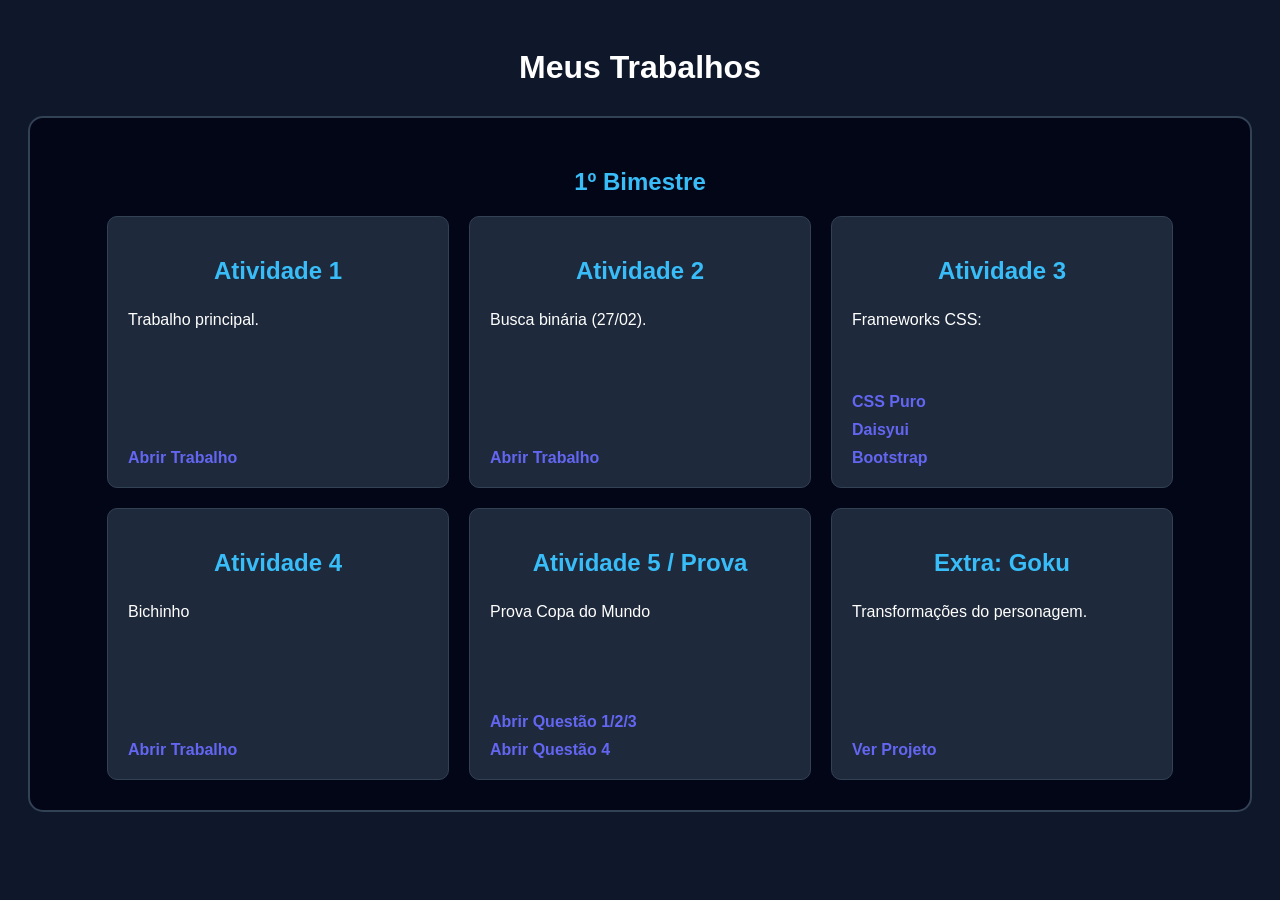
<file: index.html>
<!DOCTYPE html>
<html lang="pt-BR">
<head>
    <meta charset="UTF-8">
    <title>Meus Trabalhos</title>
    <style>
        body { 
            background: #0f172a; 
            color: white; 
            font-family: sans-serif; 
            padding: 20px; 
        }
        
        h1 { 
            text-align: center; 
            margin-bottom: 30px; 
        }

        /* CONTAINER DO BIMESTRE */
        .bimestre {
            background: #020617;
            border: 2px solid #334155;
            border-radius: 15px;
            padding: 30px;
            margin-bottom: 40px;
        }

        .bimestre h2 {
            text-align: center;
            margin-bottom: 20px;
            color: #38bdf8;
        }

        .grid { 
            display: flex; 
            flex-wrap: wrap; 
            gap: 20px; 
            justify-content: center; 
        }
        
        .card { 
            background: #1e293b; 
            padding: 20px; 
            border-radius: 10px; 
            width: 300px; 
            border: 1px solid #334155; 

            display: flex;
            flex-direction: column;
            justify-content: space-between;

            min-height: 230px;
        }

        .card h2 {
            margin-bottom: 10px;
        }

        .card p {
            flex-grow: 1;
        }

        .card-links {
            margin-top: auto;
        }
        
        .card a { 
            display: block; 
            color: #6366f1; 
            text-decoration: none; 
            margin-top: 10px; 
            font-weight: bold;
        }

        .card a:hover {
            color: #a5b4fc;
        }
    </style>
</head>
<body>

    <h1>Meus Trabalhos</h1>

    <div class="bimestre">
        <h2>1º Bimestre</h2>

        <div class="grid">

            <div class="card">
                <h2>Atividade 1</h2>
                <p>Trabalho principal.</p>
                <div class="card-links">
                    <a href="https://henriquegop.github.io/Front_end_2026/Trabalho/trabalho.html">Abrir Trabalho</a>
                </div>
            </div>

            <div class="card">
                <h2>Atividade 2</h2>
                <p>Busca binária (27/02).</p>
                <div class="card-links">
                    <a href="https://henriquegop.github.io/Front_end_2026/Busca%20binaria%202702/index.html">Abrir Trabalho</a>
                </div>
            </div>

            <div class="card">
                <h2>Atividade 3</h2>
                <p>Frameworks CSS:</p>
                <div class="card-links">
                    <a href="https://henriquegop.github.io/Front_end_2026/Trabalho CSS/CSS">CSS Puro</a>
                    <a href="https://henriquegop.github.io/Front_end_2026/Trabalho CSS/Daisy.ui">Daisyui</a>
                    <a href="https://henriquegop.github.io/Front_end_2026/Trabalho CSS/Bootstrap">Bootstrap</a>
                </div>
            </div>

            <div class="card">
                <h2>Atividade 4</h2>
                <p>Bichinho</p>
                <div class="card-links">
                    <a href="https://henriquegop.github.io/Front_end_2026/HTML">Abrir Trabalho</a>
                </div>
            </div>

            <div class="card">
                <h2>Atividade 5 / Prova</h2>
                <p>Prova Copa do Mundo</p>
                <div class="card-links">
                    <a href="https://henriquegop.github.io/Front_end_2026/Trabalho_Prova da copa">Abrir Questão 1/2/3</a>
                          <a href="https://henriquegop.github.io/Front_end_2026/Trabalho_Prova%20da%20copa/Questão%204/questao_04.html">
    Abrir Questão 4
</a>
                </div>
            </div>

            <div class="card">
                <h2>Extra: Goku</h2>
                <p>Transformações do personagem.</p>
                <div class="card-links">
                    <a href="https://henriquegop.github.io/Front_end_2026/Trabalho/goku-transformations.html">Ver Projeto</a>
                </div>
            </div>

        </div>
    </div>

</body>
</html>
</file>
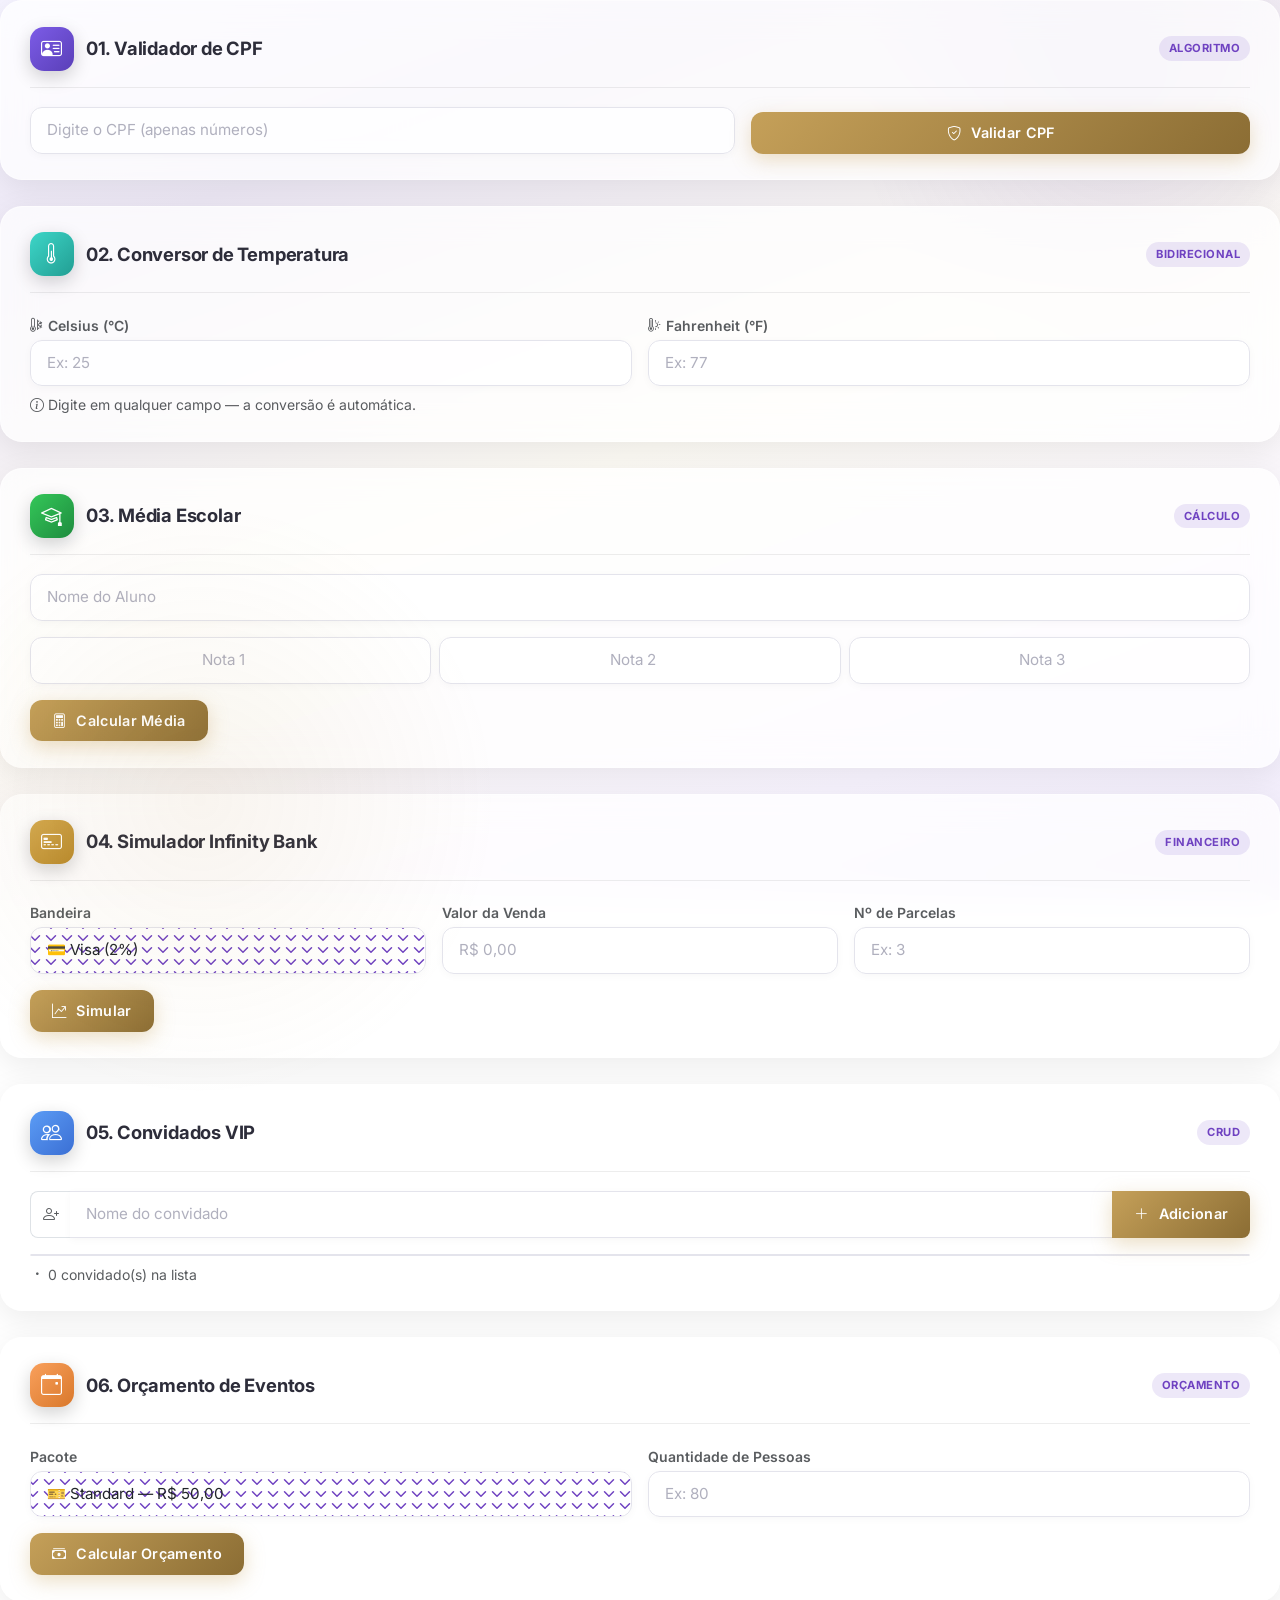
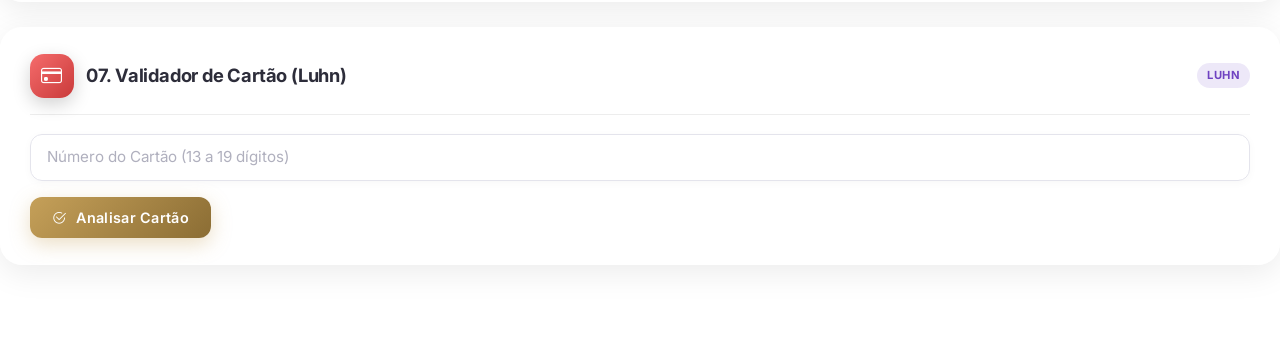
<file: Semana 9_Trabalho/index.html>
<!DOCTYPE html>
<html lang="pt-br">
<head>
    <meta charset="UTF-8">
    <meta name="viewport" content="width=device-width, initial-scale=1.0">
    <title>Infinity Bank - Dashboard de Exercícios</title>

    <!-- Bootstrap CSS -->
    <link href="https://cdn.jsdelivr.net/npm/bootstrap@5.3.0/dist/css/bootstrap.min.css" rel="stylesheet">
    <!-- Bootstrap Icons -->
    <link href="https://cdn.jsdelivr.net/npm/bootstrap-icons@1.11.3/font/bootstrap-icons.css" rel="stylesheet">
    <!-- Google Fonts -->
    <link href="https://fonts.googleapis.com/css2?family=Inter:wght@300;400;500;600;700;800;900&family=JetBrains+Mono:wght@400;500;600&display=swap" rel="stylesheet">

    <style>
        :root {
            --roxo: #6f42c1;
            --roxo-escuro: #4b2d8e;
            --roxo-claro: #9b7fd4;
            --dourado: #c5a059;
            --dourado-claro: #e0c87d;
            --dourado-escuro: #8b6d34;
            --vermelho: #dc3545;
            --verde: #28a745;
            --cinza-escuro: #1e1e2d;
            --card-bg: rgba(255, 255, 255, 0.72);
            --glass-border: rgba(255, 255, 255, 0.45);
            --sombra-suave: 0 8px 32px rgba(0, 0, 0, 0.08);
            --sombra-media: 0 16px 48px rgba(0, 0, 0, 0.12);
            --sombra-intensa: 0 24px 64px rgba(0, 0, 0, 0.18);
            --transicao: 0.3s cubic-bezier(0.4, 0, 0.2, 1);
        }

        * {
            box-sizing: border-box;
        }

        body {
            font-family: 'Inter', -apple-system, BlinkMacSystemFont, 'Segoe UI', sans-serif;
            background: linear-gradient(160deg, #f5f3ff 0%, #ede8f5 20%, #fdfbf5 50%, #f8f4ff 80%, #f0ebfa 100%);
            background-attachment: fixed;
            min-height: 100vh;
            padding-bottom: 60px;
            position: relative;
            overflow-x: hidden;
            -webkit-font-smoothing: antialiased;
            -moz-osx-font-smoothing: grayscale;
        }

        /* Partículas decorativas no fundo */
        body::before {
            content: '';
            position: fixed;
            top: -180px;
            right: -120px;
            width: 550px;
            height: 550px;
            background: radial-gradient(circle, rgba(111, 66, 193, 0.10) 0%, transparent 70%);
            border-radius: 50%;
            pointer-events: none;
            z-index: 0;
            animation: flutuar 8s ease-in-out infinite;
        }

        body::after {
            content: '';
            position: fixed;
            bottom: -200px;
            left: -100px;
            width: 600px;
            height: 600px;
            background: radial-gradient(circle, rgba(197, 160, 89, 0.09) 0%, transparent 70%);
            border-radius: 50%;
            pointer-events: none;
            z-index: 0;
            animation: flutuar 10s ease-in-out infinite reverse;
        }

        @keyframes flutuar {
            0%,
            100% {
                transform: translate(0, 0) scale(1);
            }
            33% {
                transform: translate(25px, -20px) scale(1.04);
            }
            66% {
                transform: translate(-15px, 18px) scale(0.96);
            }
        }

        /* Container principal */
        .container {
            position: relative;
            z-index: 1;
            max-width: 860px;
        }

        /* Header */
        .dashboard-header {
            text-align: center;
            margin-bottom: 3rem;
            padding-top: 1rem;
        }

        .logo-wrapper {
            display: inline-flex;
            align-items: center;
            gap: 14px;
            margin-bottom: 0.5rem;
        }

        .logo-icon {
            width: 58px;
            height: 58px;
            background: linear-gradient(135deg, var(--roxo) 0%, var(--roxo-escuro) 100%);
            border-radius: 18px;
            display: flex;
            align-items: center;
            justify-content: center;
            box-shadow: 0 8px 28px rgba(111, 66, 193, 0.35);
            position: relative;
            overflow: hidden;
        }

        .logo-icon::after {
            content: '';
            position: absolute;
            top: -30%;
            left: -30%;
            width: 80%;
            height: 80%;
            background: rgba(255, 255, 255, 0.2);
            border-radius: 50%;
            filter: blur(10px);
        }

        .logo-icon i {
            font-size: 1.9rem;
            color: #fff;
            position: relative;
            z-index: 1;
        }

        .logo-text h1 {
            font-weight: 800;
            font-size: 2.2rem;
            margin: 0;
            letter-spacing: -0.5px;
            background: linear-gradient(135deg, var(--roxo-escuro) 0%, var(--roxo) 50%, #8b5cf6 100%);
            -webkit-background-clip: text;
            -webkit-text-fill-color: transparent;
            background-clip: text;
            line-height: 1.1;
        }

        .logo-text .subtitle {
            font-size: 0.95rem;
            color: #7c7c8a;
            font-weight: 500;
            letter-spacing: 0.4px;
            margin: 0;
        }

        /* Divider decorativo */
        .divider-decor {
            display: flex;
            align-items: center;
            justify-content: center;
            gap: 10px;
            margin: 0.8rem 0 0;
        }
        .divider-decor .line {
            width: 45px;
            height: 2.5px;
            border-radius: 4px;
            background: linear-gradient(90deg, transparent, var(--dourado));
        }
        .divider-decor .line:last-child {
            background: linear-gradient(90deg, var(--dourado), transparent);
        }
        .divider-decor .diamond {
            width: 9px;
            height: 9px;
            background: var(--dourado);
            transform: rotate(45deg);
            border-radius: 2px;
            box-shadow: 0 0 10px rgba(197, 160, 89, 0.5);
        }

        /* Cards */
        .card-exercicio {
            background: var(--card-bg);
            backdrop-filter: blur(16px);
            -webkit-backdrop-filter: blur(16px);
            border: 1.5px solid var(--glass-border);
            border-radius: 22px;
            box-shadow: var(--sombra-suave);
            margin-bottom: 1.6rem;
            padding: 1.6rem 1.8rem;
            transition: all var(--transicao);
            position: relative;
            overflow: hidden;
        }

        .card-exercicio:hover {
            box-shadow: var(--sombra-media);
            transform: translateY(-3px);
            border-color: rgba(197, 160, 89, 0.5);
        }

        .card-exercicio::before {
            content: '';
            position: absolute;
            top: 0;
            left: 0;
            width: 5px;
            height: 100%;
            background: linear-gradient(180deg, var(--roxo) 0%, var(--dourado) 100%);
            border-radius: 0 3px 3px 0;
            opacity: 0;
            transition: opacity var(--transicao);
        }

        .card-exercicio:hover::before {
            opacity: 1;
        }

        /* Cabeçalho do card */
        .card-header-custom {
            display: flex;
            align-items: center;
            gap: 12px;
            margin-bottom: 1.2rem;
            padding-bottom: 1rem;
            border-bottom: 1px solid rgba(0, 0, 0, 0.07);
        }

        .card-icon {
            width: 44px;
            height: 44px;
            border-radius: 14px;
            display: flex;
            align-items: center;
            justify-content: center;
            font-size: 1.3rem;
            color: #fff;
            flex-shrink: 0;
            box-shadow: 0 6px 18px rgba(0, 0, 0, 0.18);
            transition: transform var(--transicao);
        }

        .card-exercicio:hover .card-icon {
            transform: scale(1.08) rotate(-3deg);
        }

        .card-icon.roxo {
            background: linear-gradient(135deg, #7c5ce7, #5a3fb8);
        }
        .card-icon.dourado {
            background: linear-gradient(135deg, #d4a94e, #b8892b);
        }
        .card-icon.verde {
            background: linear-gradient(135deg, #34c759, #1e8c3e);
        }
        .card-icon.azul {
            background: linear-gradient(135deg, #5b9cf5, #3b6fd4);
        }
        .card-icon.vermelho {
            background: linear-gradient(135deg, #f56c6c, #c93a3a);
        }
        .card-icon.ciano {
            background: linear-gradient(135deg, #3dd6c8, #229e93);
        }
        .card-icon.laranja {
            background: linear-gradient(135deg, #f9a05c, #d9782b);
        }

        .card-header-title {
            font-weight: 700;
            font-size: 1.15rem;
            color: #2d2d3a;
            letter-spacing: -0.2px;
            margin: 0;
        }

        .card-header-badge {
            font-size: 0.7rem;
            font-weight: 700;
            background: rgba(111, 66, 193, 0.12);
            color: var(--roxo);
            padding: 4px 10px;
            border-radius: 20px;
            letter-spacing: 0.5px;
            text-transform: uppercase;
        }

        /* Inputs */
        .form-control,
        .form-select {
            border-radius: 12px;
            border: 1.8px solid #e4e4ec;
            padding: 11px 16px;
            font-size: 0.95rem;
            font-family: 'Inter', sans-serif;
            transition: all var(--transicao);
            background: rgba(255, 255, 255, 0.7);
            box-shadow: 0 2px 8px rgba(0, 0, 0, 0.03);
        }

        .form-control:focus,
        .form-select:focus {
            border-color: var(--roxo);
            box-shadow: 0 0 0 4px rgba(111, 66, 193, 0.1);
            outline: none;
            background: #fff;
            transform: translateY(-1px);
        }

        .form-control::placeholder {
            color: #b0b0be;
            font-weight: 400;
        }

        .form-select {
            cursor: pointer;
            background-image: url("data:image/svg+xml,%3csvg xmlns='http://www.w3.org/2000/svg' viewBox='0 0 16 16'%3e%3cpath fill='none' stroke='%236f42c1' stroke-linecap='round' stroke-linejoin='round' stroke-width='2' d='m2 5 6 6 6-6'/%3e%3c/svg%3e");
            background-size: 16px 12px;
            background-position: right 14px center;
        }

        /* Botões */
        .btn-infinity {
            background: linear-gradient(135deg, var(--dourado) 0%, var(--dourado-escuro) 100%);
            color: #fff;
            border: none;
            border-radius: 12px;
            padding: 10px 22px;
            font-weight: 600;
            font-size: 0.9rem;
            letter-spacing: 0.3px;
            cursor: pointer;
            transition: all var(--transicao);
            box-shadow: 0 6px 20px rgba(197, 160, 89, 0.35);
            position: relative;
            overflow: hidden;
            font-family: 'Inter', sans-serif;
        }

        .btn-infinity::after {
            content: '';
            position: absolute;
            top: 50%;
            left: 50%;
            width: 0;
            height: 0;
            background: rgba(255, 255, 255, 0.3);
            border-radius: 50%;
            transform: translate(-50%, -50%);
            transition: width 0.5s, height 0.5s;
        }

        .btn-infinity:hover::after {
            width: 300px;
            height: 300px;
        }

        .btn-infinity:hover {
            background: linear-gradient(135deg, #d4b368, #a07d3b);
            box-shadow: 0 10px 28px rgba(197, 160, 89, 0.5);
            transform: translateY(-2px);
            color: #fff;
        }

        .btn-infinity:active {
            transform: translateY(1px) scale(0.97);
            box-shadow: 0 4px 12px rgba(197, 160, 89, 0.3);
            transition: all 0.1s;
        }

        .btn-infinity i {
            margin-right: 6px;
        }

        /* Botões de ação nos cards */
        .btn-sm-action {
            border-radius: 8px;
            padding: 5px 11px;
            font-size: 0.78rem;
            font-weight: 600;
            transition: all 0.2s;
            border: 1.5px solid transparent;
        }
        .btn-sm-action:hover {
            transform: translateY(-1px);
            box-shadow: 0 4px 12px rgba(0, 0, 0, 0.1);
        }

        /* Área de resultado */
        .resultado-box {
            margin-top: 1rem;
            padding: 12px 16px;
            border-radius: 12px;
            font-weight: 600;
            font-size: 0.9rem;
            letter-spacing: 0.2px;
            transition: all var(--transicao);
            animation: fadeSlideIn 0.35s ease-out;
        }

        @keyframes fadeSlideIn {
            from {
                opacity: 0;
                transform: translateY(-10px);
            }
            to {
                opacity: 1;
                transform: translateY(0);
            }
        }

        .resultado-sucesso {
            background: #eafaf1;
            color: #1a7a3a;
            border: 1px solid #c3e8d1;
        }
        .resultado-erro {
            background: #fef0f0;
            color: #b82828;
            border: 1px solid #f5c6c6;
        }
        .resultado-info {
            background: #f0edff;
            color: #4b2d8e;
            border: 1px solid #d5ccf0;
        }
        .resultado-aviso {
            background: #fff9ed;
            color: #8b6d34;
            border: 1px solid #f0dfb8;
        }

        /* Lista de convidados */
        #listaConvidados {
            border-radius: 12px;
            overflow: hidden;
            border: 1.5px solid #e4e4ec;
        }
        #listaConvidados .list-group-item {
            border-left: none;
            border-right: none;
            padding: 12px 16px;
            font-weight: 500;
            background: rgba(255, 255, 255, 0.6);
            transition: all 0.2s;
            animation: fadeSlideIn 0.3s ease-out;
        }
        #listaConvidados .list-group-item:hover {
            background: rgba(255, 255, 255, 0.9);
        }
        #listaConvidados .list-group-item:first-child {
            border-top: none;
        }

        /* Responsividade */
        @media (max-width: 768px) {
            .card-exercicio {
                padding: 1.2rem 1rem;
                border-radius: 18px;
            }
            .logo-text h1 {
                font-size: 1.6rem;
            }
            .logo-icon {
                width: 44px;
                height: 44px;
                border-radius: 14px;
            }
            .logo-icon i {
                font-size: 1.4rem;
            }
            .card-header-custom {
                gap: 8px;
            }
            .card-icon {
                width: 36px;
                height: 36px;
                border-radius: 10px;
                font-size: 1rem;
            }
            .card-header-title {
                font-size: 1rem;
            }
            .btn-infinity {
                width: 100%;
                text-align: center;
                justify-content: center;
                display: flex;
                align-items: center;
            }
            .d-flex.gap-2 {
                flex-direction: column;
                gap: 0.5rem !important;
            }
        }

        @media (max-width: 480px) {
            .container {
                padding-left: 12px;
                padding-right: 12px;
            }
            .logo-wrapper {
                flex-direction: column;
                gap: 8px;
            }
            .card-exercicio {
                padding: 1rem 0.8rem;
                border-radius: 16px;
            }
        }
    </style>
</head>
<body>
        <!-- Ex 01: CPF -->
        <section class="card-exercicio">
            <div class="card-header-custom">
                <div class="card-icon roxo">
                    <i class="bi bi-person-vcard"></i>
                </div>
                <span class="card-header-title">01. Validador de CPF</span>
                <span class="card-header-badge ms-auto">Algoritmo</span>
            </div>
            <div class="row g-3 align-items-end">
                <div class="col-md-7">
                    <input type="text" id="cpfInput" class="form-control" placeholder="Digite o CPF (apenas números)" maxlength="14" inputmode="numeric">
                </div>
                <div class="col-md-5">
                    <button class="btn btn-infinity w-100" onclick="validarCPF()">
                        <i class="bi bi-shield-check"></i> Validar CPF
                    </button>
                </div>
            </div>
            <div id="resCPF" class="resultado-box" style="display:none;"></div>
        </section>

        <!-- Ex 02: Conversor -->
        <section class="card-exercicio">
            <div class="card-header-custom">
                <div class="card-icon ciano">
                    <i class="bi bi-thermometer-half"></i>
                </div>
                <span class="card-header-title">02. Conversor de Temperatura</span>
                <span class="card-header-badge ms-auto">Bidirecional</span>
            </div>
            <div class="row g-3">
                <div class="col-md-6">
                    <label class="form-label fw-semibold text-muted small mb-1">
                        <i class="bi bi-thermometer-snow"></i> Celsius (°C)
                    </label>
                    <input type="number" id="celsius" class="form-control" placeholder="Ex: 25" oninput="convertTemp('c')" step="any">
                </div>
                <div class="col-md-6">
                    <label class="form-label fw-semibold text-muted small mb-1">
                        <i class="bi bi-thermometer-sun"></i> Fahrenheit (°F)
                    </label>
                    <input type="number" id="fahrenheit" class="form-control" placeholder="Ex: 77" oninput="convertTemp('f')" step="any">
                </div>
            </div>
            <small class="text-muted d-block mt-2"><i class="bi bi-info-circle"></i> Digite em qualquer campo — a conversão é automática.</small>
        </section>

        <!-- Ex 03: Média -->
        <section class="card-exercicio">
            <div class="card-header-custom">
                <div class="card-icon verde">
                    <i class="bi bi-mortarboard"></i>
                </div>
                <span class="card-header-title">03. Média Escolar</span>
                <span class="card-header-badge ms-auto">Cálculo</span>
            </div>
            <input type="text" id="alunoNome" class="form-control mb-3" placeholder="Nome do Aluno">
            <div class="row g-2 mb-3">
                <div class="col-4">
                    <input type="number" id="n1" class="form-control text-center" placeholder="Nota 1" min="0" max="10" step="0.1">
                </div>
                <div class="col-4">
                    <input type="number" id="n2" class="form-control text-center" placeholder="Nota 2" min="0" max="10" step="0.1">
                </div>
                <div class="col-4">
                    <input type="number" id="n3" class="form-control text-center" placeholder="Nota 3" min="0" max="10" step="0.1">
                </div>
            </div>
            <button class="btn btn-infinity" onclick="calcularMedia()">
                <i class="bi bi-calculator"></i> Calcular Média
            </button>
            <div id="resMedia" class="resultado-box" style="display:none;"></div>
        </section>

        <!-- Ex 04: Taxas -->
        <section class="card-exercicio">
            <div class="card-header-custom">
                <div class="card-icon dourado">
                    <i class="bi bi-credit-card-2-front"></i>
                </div>
                <span class="card-header-title">04. Simulador Infinity Bank</span>
                <span class="card-header-badge ms-auto">Financeiro</span>
            </div>
            <div class="row g-3">
                <div class="col-md-4">
                    <label class="form-label fw-semibold text-muted small mb-1">Bandeira</label>
                    <select id="bandeira" class="form-select">
                        <option value="visa">💳 Visa (2%)</option>
                        <option value="master">💳 Master (1,85%)</option>
                        <option value="elo">💳 Elo (3%)</option>
                    </select>
                </div>
                <div class="col-md-4">
                    <label class="form-label fw-semibold text-muted small mb-1">Valor da Venda</label>
                    <input type="number" id="valorVenda" class="form-control" placeholder="R$ 0,00" step="0.01">
                </div>
                <div class="col-md-4">
                    <label class="form-label fw-semibold text-muted small mb-1">Nº de Parcelas</label>
                    <input type="number" id="parcelas" class="form-control" placeholder="Ex: 3" min="1" max="24">
                </div>
            </div>
            <button class="btn btn-infinity mt-3" onclick="calcularTaxas()">
                <i class="bi bi-graph-up-arrow"></i> Simular
            </button>
            <div id="resTaxas" class="resultado-box" style="display:none;"></div>
        </section>

        <!-- Ex 05: Convidados -->
        <section class="card-exercicio">
            <div class="card-header-custom">
                <div class="card-icon azul">
                    <i class="bi bi-people"></i>
                </div>
                <span class="card-header-title">05. Convidados VIP</span>
                <span class="card-header-badge ms-auto">CRUD</span>
            </div>
            <div class="input-group mb-3">
                <span class="input-group-text bg-white border-end-0 rounded-start-3">
                    <i class="bi bi-person-plus text-muted"></i>
                </span>
                <input type="text" id="nomeConvidado" class="form-control border-start-0" placeholder="Nome do convidado" onkeydown="if(event.key==='Enter')adicionarConvidado()">
                <button class="btn btn-infinity rounded-end-3" onclick="adicionarConvidado()" style="border-radius: 0 12px 12px 0;">
                    <i class="bi bi-plus-lg"></i> Adicionar
                </button>
            </div>
            <ul id="listaConvidados" class="list-group"></ul>
            <small class="text-muted d-block mt-2" id="contadorConvidados" style="display:none;">
                <i class="bi bi-dot"></i> <span id="totalConvidados">0</span> convidado(s) na lista
            </small>
        </section>

        <!-- Ex 06: Evento -->
        <section class="card-exercicio">
            <div class="card-header-custom">
                <div class="card-icon laranja">
                    <i class="bi bi-calendar-event"></i>
                </div>
                <span class="card-header-title">06. Orçamento de Eventos</span>
                <span class="card-header-badge ms-auto">Orçamento</span>
            </div>
            <div class="row g-3">
                <div class="col-md-6">
                    <label class="form-label fw-semibold text-muted small mb-1">Pacote</label>
                    <select id="pacote" class="form-select">
                        <option value="50">🎫 Standard — R$ 50,00</option>
                        <option value="80">🥂 Premium — R$ 80,00</option>
                        <option value="120">👑 Infinity Deluxe — R$ 120,00</option>
                    </select>
                </div>
                <div class="col-md-6">
                    <label class="form-label fw-semibold text-muted small mb-1">Quantidade de Pessoas</label>
                    <input type="number" id="qtdPessoas" class="form-control" placeholder="Ex: 80" min="1">
                </div>
            </div>
            <button class="btn btn-infinity mt-3" onclick="calcularEvento()">
                <i class="bi bi-cash-stack"></i> Calcular Orçamento
            </button>
            <div id="resEvento" class="resultado-box" style="display:none;"></div>
        </section>

        <!-- Ex 07: Cartão -->
        <section class="card-exercicio">
            <div class="card-header-custom">
                <div class="card-icon vermelho">
                    <i class="bi bi-credit-card"></i>
                </div>
                <span class="card-header-title">07. Validador de Cartão (Luhn)</span>
                <span class="card-header-badge ms-auto">Luhn</span>
            </div>
            <input type="text" id="numCartao" class="form-control mb-3" placeholder="Número do Cartão (13 a 19 dígitos)" inputmode="numeric" maxlength="19">
            <button class="btn btn-infinity" onclick="validarCartao()">
                <i class="bi bi-check2-circle"></i> Analisar Cartão
            </button>
            <div id="resCartao" class="resultado-box" style="display:none;"></div>
        </section>
    </div>

    <script>
        // --- Lógica JS (mantida com pequenas melhorias visuais nos retornos) ---

        function mostrarResultado(id, mensagem, tipo) {
            const el = document.getElementById(id);
            el.style.display = 'block';
            el.textContent = '';
            el.className = 'resultado-box';
            if (tipo === 'sucesso') el.classList.add('resultado-sucesso');
            else if (tipo === 'erro') el.classList.add('resultado-erro');
            else if (tipo === 'info') el.classList.add('resultado-info');
            else if (tipo === 'aviso') el.classList.add('resultado-aviso');
            el.innerHTML = mensagem;
            // Efeito sutil de pulso
            el.style.animation = 'none';
            el.offsetHeight;
            el.style.animation = 'fadeSlideIn 0.35s ease-out';
        }

        // 01 CPF
        function validarCPF() {
            let cpf = document.getElementById('cpfInput').value.replace(/\D/g, '');
            if (cpf.length !== 11 || /^(\d)\1{10}$/.test(cpf)) {
                mostrarResultado('resCPF', '<i class="bi bi-x-circle"></i> CPF <strong>Inválido</strong> — verifique os dígitos.', 'erro');
                return;
            }
            let soma = 0;
            for (let i = 0; i < 9; i++) soma += parseInt(cpf.charAt(i)) * (10 - i);
            let digito1 = 11 - (soma % 11);
            if (digito1 >= 10) digito1 = 0;
            soma = 0;
            for (let i = 0; i < 10; i++) soma += parseInt(cpf.charAt(i)) * (11 - i);
            let digito2 = 11 - (soma % 11);
            if (digito2 >= 10) digito2 = 0;
            if (digito1 == cpf.charAt(9) && digito2 == cpf.charAt(10)) {
                mostrarResultado('resCPF', '<i class="bi bi-check-circle"></i> CPF <strong>Válido</strong> ✓', 'sucesso');
            } else {
                mostrarResultado('resCPF', '<i class="bi bi-x-circle"></i> CPF <strong>Inválido</strong> — dígitos não conferem.', 'erro');
            }
        }

        // 02 Conversor
        function convertTemp(tipo) {
            let c = document.getElementById('celsius');
            let f = document.getElementById('fahrenheit');
            if (tipo === 'c' && c.value !== '') {
                f.value = ((c.value * 9 / 5) + 32).toFixed(2);
            } else if (tipo === 'f' && f.value !== '') {
                c.value = ((f.value - 32) * 5 / 9).toFixed(2);
            }
        }

        // 03 Média
        function calcularMedia() {
            let nome = document.getElementById('alunoNome').value.trim() || 'Aluno';
            let n1 = Number(document.getElementById('n1').value);
            let n2 = Number(document.getElementById('n2').value);
            let n3 = Number(document.getElementById('n3').value);
            if (isNaN(n1) || isNaN(n2) || isNaN(n3)) {
                mostrarResultado('resMedia', '<i class="bi bi-exclamation-triangle"></i> Preencha todas as notas.', 'aviso');
                return;
            }
            let media = (n1 + n2 + n3) / 3;
            let emoji, tipo;
            if (media >= 7) {
                emoji = '🎉';
                tipo = 'sucesso';
            } else if (media >= 4) {
                emoji = '📝';
                tipo = 'info';
            } else {
                emoji = '😔';
                tipo = 'erro';
            }
            let detalhe = media >= 7 ? 'Aprovado' : (media >= 4 ?
                `Exame — precisa de ${(10 - media).toFixed(2)} pontos` : 'Reprovado');
            mostrarResultado('resMedia',
                `${emoji} <strong>${nome}</strong>: Média <strong>${media.toFixed(2)}</strong> — ${detalhe}`, tipo);
        }

        // 04 Taxas
        function calcularTaxas() {
            let valor = parseFloat(document.getElementById('valorVenda').value);
            let parcelas = parseInt(document.getElementById('parcelas').value);
            let bandeira = document.getElementById('bandeira').value;
            if (isNaN(valor) || isNaN(parcelas) || parcelas < 1) {
                mostrarResultado('resTaxas',
                    '<i class="bi bi-exclamation-triangle"></i> Preencha valor e parcelas corretamente.', 'aviso');
                return;
            }
            let taxaBandeira = { visa: 0.02, master: 0.0185, elo: 0.03 } [bandeira] || 0;
            let valorTaxa = valor * taxaBandeira;
            let juros = valor * (0.0035 * parcelas);
            let custoFixo = 12.50;
            let total = valor + valorTaxa + juros + (custoFixo * parcelas);
            mostrarResultado('resTaxas', `
            <div class="d-flex flex-wrap gap-2">
              <span class="badge bg-light text-dark">Taxa: R$ ${valorTaxa.toFixed(2)}</span>
              <span class="badge bg-light text-dark">Juros: R$ ${juros.toFixed(2)}</span>
              <span class="badge bg-light text-dark">Parcela: R$ ${(total/parcelas).toFixed(2)}</span>
              <span class="badge" style="background:var(--roxo);color:#fff;">Total: R$ ${total.toFixed(2)}</span>
            </div>`, 'info');
        }

        // 05 Convidados
        function adicionarConvidado() {
            let nome = document.getElementById('nomeConvidado').value.trim();
            if (!nome) return;
            let li = document.createElement('li');
            li.className =
                'list-group-item d-flex justify-content-between align-items-center flex-wrap gap-2';
            li.innerHTML = `
            <span class="fw-medium convidado-nome">${nome}</span>
            <div class="d-flex gap-1">
              <button class="btn btn-sm btn-outline-success btn-sm-action" title="Concluir" onclick="this.closest('li').querySelector('.convidado-nome').style.textDecoration='line-through'; this.closest('li').style.opacity='0.55';">
                <i class="bi bi-check2"></i>
              </button>
              <button class="btn btn-sm btn-outline-warning btn-sm-action" title="Editar" onclick="let s=this.closest('li').querySelector('.convidado-nome'); let n=prompt('Editar nome:', s.textContent); if(n) s.textContent=n;">
                <i class="bi bi-pencil"></i>
              </button>
              <button class="btn btn-sm btn-outline-danger btn-sm-action" title="Excluir" onclick="this.closest('li').remove(); atualizarContador();">
                <i class="bi bi-trash"></i>
              </button>
            </div>`;
            document.getElementById('listaConvidados').appendChild(li);
            document.getElementById('nomeConvidado').value = '';
            document.getElementById('nomeConvidado').focus();
            atualizarContador();
        }

        function atualizarContador() {
            const total = document.getElementById('listaConvidados').children.length;
            const contador = document.getElementById('contadorConvidados');
            const spanTotal = document.getElementById('totalConvidados');
            if (total > 0) {
                contador.style.display = 'block';
                spanTotal.textContent = total;
            } else {
                contador.style.display = 'none';
            }
        }

        // 06 Eventos
        function calcularEvento() {
            let preco = parseFloat(document.getElementById('pacote').value);
            let qtd = parseInt(document.getElementById('qtdPessoas').value);
            if (isNaN(qtd) || qtd < 1) {
                mostrarResultado('resEvento',
                    '<i class="bi bi-exclamation-triangle"></i> Informe a quantidade de pessoas.', 'aviso');
                return;
            }
            let bruto = preco * qtd;
            let taxa = bruto * 0.10;
            let total = bruto + taxa;
            let desconto = 0;
            if (qtd > 100) {
                desconto = total * 0.05;
                total -= desconto;
            }
            let html = `<strong>Total: R$ ${total.toFixed(2)}</strong>`;
            if (desconto > 0) html +=
                ` <span class="badge bg-success ms-2">5% OFF (${qtd}+ pessoas)</span>`;
            html +=
                `<br><small class="text-muted">Bruto: R$ ${bruto.toFixed(2)} | Taxa (10%): R$ ${taxa.toFixed(2)}${desconto > 0 ? ' | Desconto: -R$ ' + desconto.toFixed(2) : ''}</small>`;
            mostrarResultado('resEvento', html, desconto > 0 ? 'sucesso' : 'info');
        }

        // 07 Luhn
        function validarCartao() {
            let num = document.getElementById('numCartao').value.replace(/\D/g, '');
            if (num.length < 13) {
                mostrarResultado('resCartao',
                    '<i class="bi bi-x-circle"></i> Número muito curto (mín. 13 dígitos).', 'erro');
                return;
            }
            let soma = 0,
                shouldDouble = false;
            for (let i = num.length - 1; i >= 0; i--) {
                let digit = parseInt(num.charAt(i));
                if (shouldDouble) {
                    digit *= 2;
                    if (digit > 9) digit -= 9;
                }
                soma += digit;
                shouldDouble = !shouldDouble;
            }
            let valid = (soma % 10 === 0);
            if (valid) {
                mostrarResultado('resCartao',
                    '<i class="bi bi-check-circle"></i> Cartão <strong>Válido</strong> — passou no algoritmo de Luhn ✓',
                    'sucesso');
            } else {
                mostrarResultado('resCartao',
                    '<i class="bi bi-x-circle"></i> Cartão <strong>Inválido</strong> — não passou no algoritmo de Luhn.',
                    'erro');
            }
        }
    </script>

    <!-- Bootstrap JS Bundle -->
    <script src="https://cdn.jsdelivr.net/npm/bootstrap@5.3.0/dist/js/bootstrap.bundle.min.js">
    </script>
</body>
</html>
</file>
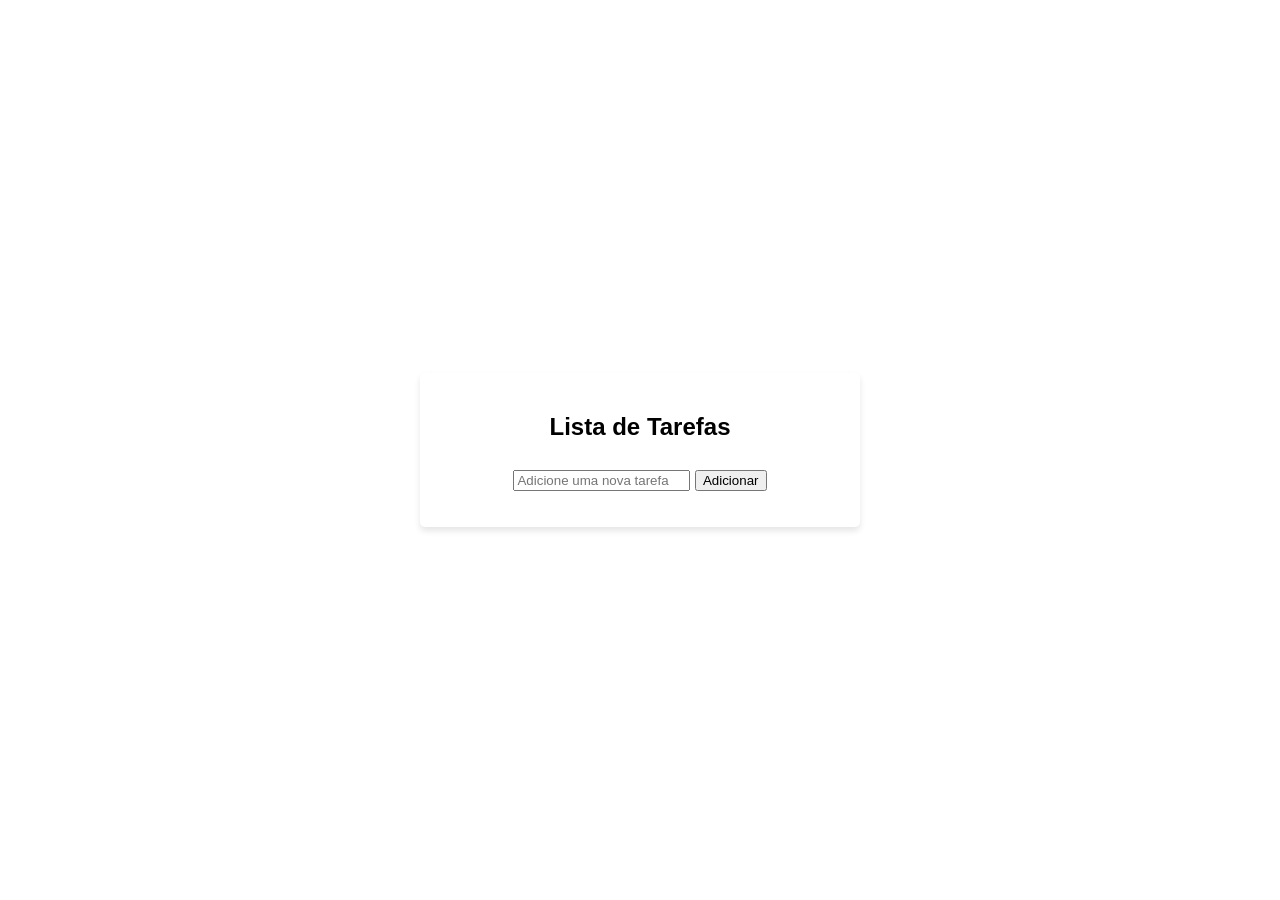
<file: Trabalho adicionar na lista/index.html>
<!DOCTYPE html>
<html>
<head>
    <title>Lista de Tarefas</title>
    <link rel="stylesheet" type="text/css" href="style.css">
</head>
<body>
    <div class="todo-app">
        <h2>Lista de Tarefas</h2>
        <input type="text" id="taskInput" placeholder="Adicione uma nova tarefa">
        <button onclick="addTask()">Adicionar</button>
        <ul id="taskList"></ul>
    </div>
    <script src="script.js"></script>
</body>
</html>
</file>
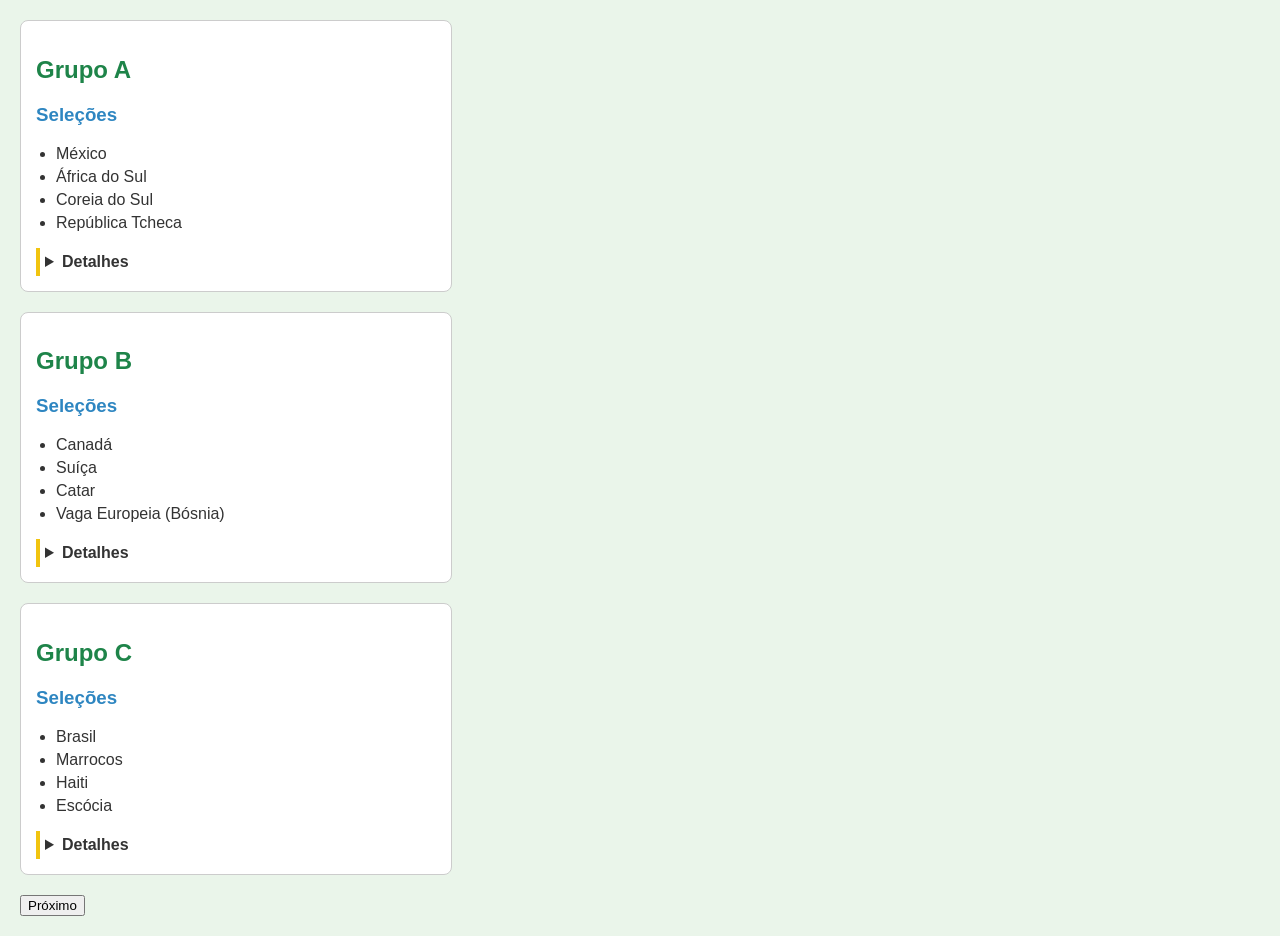
<file: Trabalho_Prova da copa/index.html>
<!DOCTYPE html>
<html lang="pt-br">
<head>
    <meta charset="UTF-8">
    <meta name="viewport" content="width=device-width, initial-scale=1.0">
    <title>Grupos</title>
    <link rel="stylesheet" href="style.css">
</head>
<body>

<div class="grupo" id="grupo-a">
    <h2>Grupo A</h2>
    <h3>Seleções</h3>
    <ul>
        <li>México</li>
        <li>África do Sul</li>
        <li>Coreia do Sul</li>
        <li>República Tcheca</li>
    </ul>
    <details>
        <summary>Detalhes</summary>
        <p>O jogo de abertura será México x África do Sul. Confrontos entre Coreia do Sul e seleções europeias já ocorreram em várias Copas, com histórico equilibrado.</p>
    </details>
</div>

<div class="grupo" id="grupo-b">
    <h2>Grupo B</h2>
    <h3>Seleções</h3>
    <ul>
        <li>Canadá</li>
        <li>Suíça</li>
        <li>Catar</li>
        <li>Vaga Europeia (Bósnia)</li>
    </ul>
    <details>
        <summary>Detalhes</summary>
        <p>O Canadá joga em casa, fator importante de desempenho. Catar e Suíça já se enfrentaram recentemente em amistosos internacionais.</p>
    </details>
</div>

<div class="grupo" id="grupo-c">
    <h2>Grupo C</h2>
    <h3>Seleções</h3>
    <ul>
        <li>Brasil</li>
        <li>Marrocos</li>
        <li>Haiti</li>
        <li>Escócia</li>
    </ul>
    <details>
        <summary>Detalhes</summary>
        <p>Brasil, Marrocos e Escócia já dividiram grupo em 1998. Brasil nunca perdeu para a Escócia em Copas.</p>
    </details>
</div>

<button onclick="proximo()">Próximo</button>

<script>
function proximo() {
    const grupos = document.getElementsByClassName("grupo");

    for (let i = grupos.length - 1; i >= 0; i--) {
        grupos[i].remove();
    }

    document.body.innerHTML += `
    <div class="grupo">
        <h2>Grupo D</h2>
        <h3>Seleções</h3>
        <ul>
            <li>Estados Unidos</li>
            <li>Paraguai</li>
            <li>Austrália</li>
            <li>Turquia</li>
        </ul>
        <details>
            <summary>Detalhes</summary>
            <p>Os EUA jogam em casa, vantagem histórica em Copas. Austrália enfrenta frequentemente seleções sul-americanas.</p>
        </details>
    </div>

    <div class="grupo">
        <h2>Grupo E</h2>
        <h3>Seleções</h3>
        <ul>
            <li>Alemanha</li>
            <li>Equador</li>
            <li>Costa do Marfim</li>
            <li>Curaçao</li>
        </ul>
        <details>
            <summary>Detalhes</summary>
            <p>Alemanha costuma dominar fases de grupos. Equador e Costa do Marfim têm estilos físicos semelhantes.</p>
        </details>
    </div>

    <div class="grupo">
        <h2>Grupo F</h2>
        <h3>Seleções</h3>
        <ul>
            <li>Holanda</li>
            <li>Japão</li>
            <li>Tunísia</li>
            <li>Suécia</li>
        </ul>
        <details>
            <summary>Detalhes</summary>
            <p>Grupo com estilos variados e confrontos equilibrados historicamente.</p>
        </details>
    </div>
    `;
}
</script>

</body>
</html>
</file>
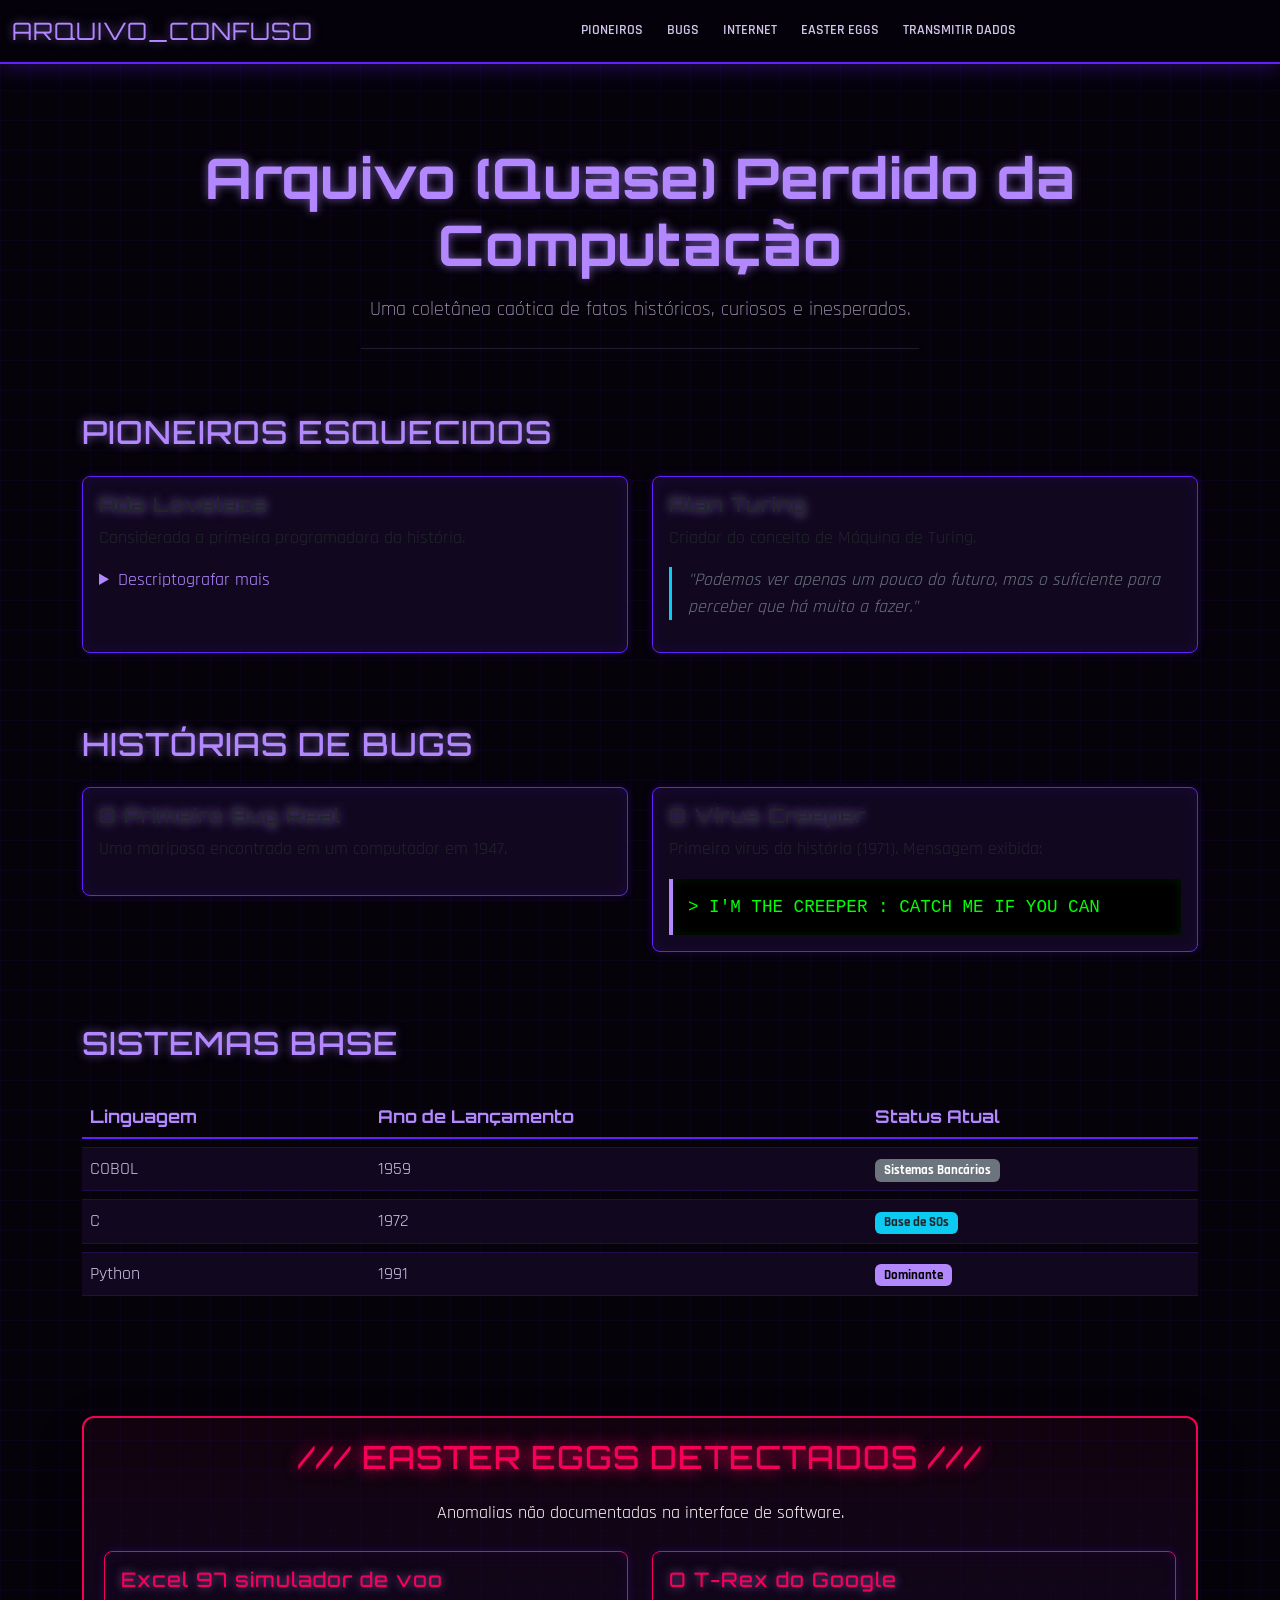
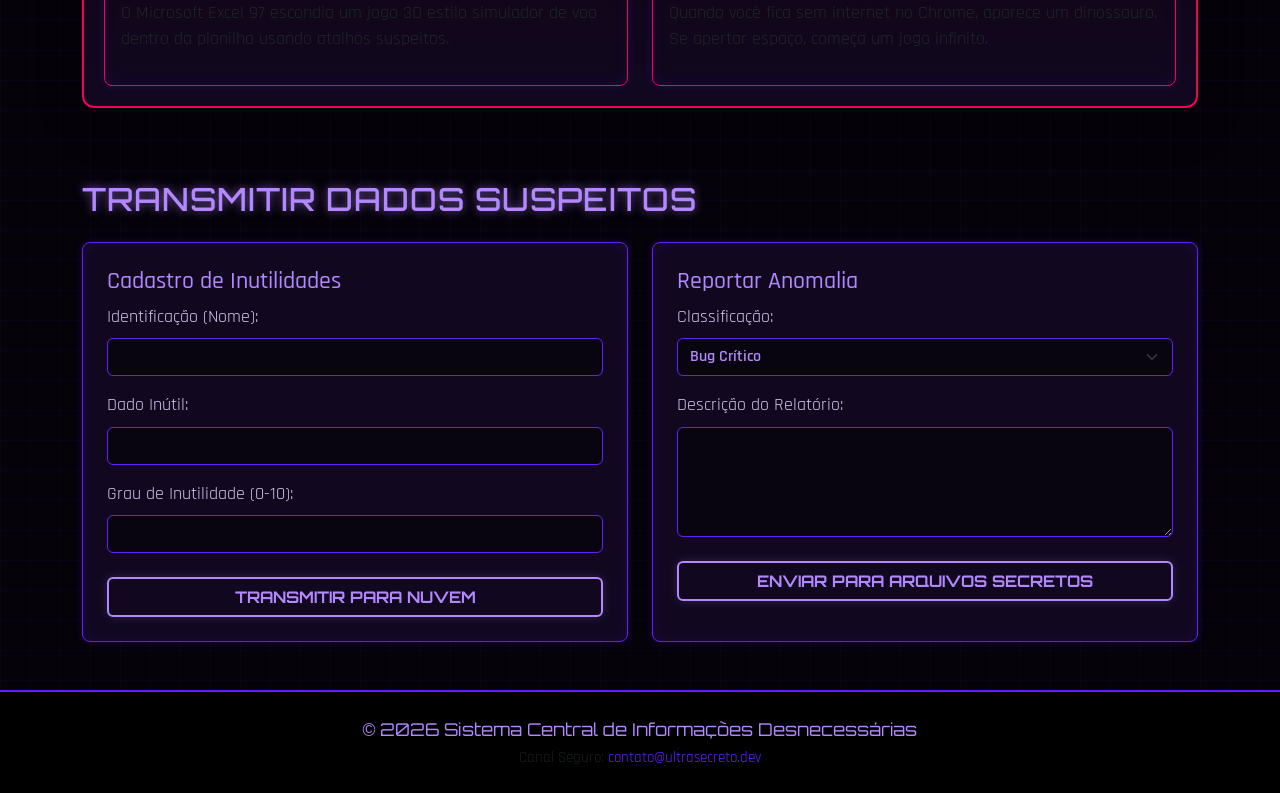
<file: Trabalho CSS/Bootstrap/index.html>
<!DOCTYPE html>
<html lang="pt-br">
<head>
    <meta charset="UTF-8">
    <meta name="viewport" content="width=device-width, initial-scale=1.0">
    <meta name="description" content="Curiosidades e fatos históricos da Ciência da Computação">
    <title>Arquivo Confuso da Computação - Edição Futurista</title>

    <link href="https://cdn.jsdelivr.net/npm/bootstrap@5.3.3/dist/css/bootstrap.min.css" rel="stylesheet">
    
    <link href="https://fonts.googleapis.com/css2?family=Orbitron:wght@500;700&family=Rajdhani:wght@400;500;600;700&display=swap" rel="stylesheet">

    <style>
        :root {
            --bg-deep: #05020a;
            --bg-panel: #110820;
            --neon-purple: #b388ff;
            --neon-dark: #651fff;
            --neon-pink: #f50057;
            --text-main: #d1c4e9;
        }

        body {
            background-color: var(--bg-deep);
            color: var(--text-main);
            font-family: 'Rajdhani', sans-serif;
            font-size: 1.1rem;
            background-image: linear-gradient(rgba(101, 31, 255, 0.05) 1px, transparent 1px),
            linear-gradient(90deg, rgba(101, 31, 255, 0.05) 1px, transparent 1px);
            background-size: 30px 30px;
        }

        h1, h2, h3, h4, .navbar-brand {
            font-family: 'Orbitron', sans-serif;
            color: var(--neon-purple);
            text-shadow: 0 0 10px rgba(179, 136, 255, 0.6);
            letter-spacing: 1px;
        }

        .navbar-futuristic {
            background-color: rgba(5, 2, 10, 0.9);
            backdrop-filter: blur(10px);
            border-bottom: 2px solid var(--neon-dark);
            box-shadow: 0 4px 20px rgba(101, 31, 255, 0.3);
        }
        
        .nav-link {
            color: var(--text-main) !important;
            transition: 0.3s;
            text-transform: uppercase;
            font-weight: 600;
            font-size: 0.9rem;
        }

        .nav-link:hover {
            color: var(--neon-purple) !important;
            text-shadow: 0 0 8px var(--neon-purple);
        }

        .futuristic-card {
            background-color: var(--bg-panel);
            border: 1px solid var(--neon-dark);
            border-radius: 8px;
            box-shadow: inset 0 0 15px rgba(101, 31, 255, 0.1), 0 0 10px rgba(101, 31, 255, 0.2);
            transition: transform 0.3s ease, box-shadow 0.3s ease;
        }

        .futuristic-card:hover {
            transform: translateY(-5px);
            box-shadow: inset 0 0 20px rgba(179, 136, 255, 0.2), 0 0 20px rgba(179, 136, 255, 0.5);
            border-color: var(--neon-purple);
        }

        .easter-egg-container {
            border: 2px solid var(--neon-pink);
            border-radius: 12px;
            padding: 20px;
            background: linear-gradient(180deg, rgba(245, 0, 87, 0.05) 0%, rgba(17, 8, 32, 1) 100%);
            animation: neon-pulse 2s infinite alternate;
        }

        .easter-egg-container h2 {
            color: var(--neon-pink);
            text-shadow: 0 0 15px var(--neon-pink);
        }

        @keyframes neon-pulse {
            from {
                box-shadow: inset 0 0 10px rgba(245, 0, 87, 0.2), 0 0 10px rgba(245, 0, 87, 0.3);
                border-color: rgba(245, 0, 87, 0.5);
            }
            to {
                box-shadow: inset 0 0 20px rgba(245, 0, 87, 0.4), 0 0 25px rgba(245, 0, 87, 0.8);
                border-color: var(--neon-pink);
            }
        }

        .form-control, .form-select {
            background-color: rgba(0, 0, 0, 0.5);
            border: 1px solid var(--neon-dark);
            color: var(--neon-purple);
            font-family: 'Rajdhani', sans-serif;
            font-weight: 600;
        }

        .form-control:focus, .form-select:focus {
            background-color: rgba(0, 0, 0, 0.8);
            border-color: var(--neon-purple);
            color: var(--text-main);
            box-shadow: 0 0 15px rgba(179, 136, 255, 0.5);
        }

        .btn-neon {
            background-color: transparent;
            color: var(--neon-purple);
            border: 2px solid var(--neon-purple);
            text-transform: uppercase;
            font-family: 'Orbitron', sans-serif;
            font-weight: bold;
            box-shadow: 0 0 10px rgba(179, 136, 255, 0.2);
            transition: all 0.3s;
        }

        .btn-neon:hover {
            background-color: var(--neon-purple);
            color: #000;
            box-shadow: 0 0 20px var(--neon-purple), inset 0 0 10px rgba(255,255,255,0.5);
        }

        .terminal-box {
            background-color: #000;
            border-left: 4px solid var(--neon-purple);
            padding: 15px;
            font-family: 'Courier New', monospace;
            color: #0f0;
            box-shadow: inset 0 0 10px rgba(0, 255, 0, 0.1);
        }

        .table-cyber {
            --bs-table-bg: transparent;
            --bs-table-color: var(--text-main);
            border-collapse: separate;
            border-spacing: 0 8px;
        }
        .table-cyber th {
            border-bottom: 2px solid var(--neon-dark);
            color: var(--neon-purple);
            font-family: 'Orbitron', sans-serif;
        }
        .table-cyber td {
            background-color: var(--bg-panel);
            border-top: 1px solid rgba(101, 31, 255, 0.2);
            border-bottom: 1px solid rgba(101, 31, 255, 0.2);
        }
    </style>
</head>

<body data-bs-spy="scroll" data-bs-target="#navbar-spy" tabindex="0">

    <nav id="navbar-spy" class="navbar navbar-expand-lg navbar-dark navbar-futuristic fixed-top">
        <div class="container-fluid">
            <a class="navbar-brand fs-4" href="#">ARQUIVO_CONFUSO</a>
            <button class="navbar-toggler border-0 shadow-none" type="button" data-bs-toggle="collapse" data-bs-target="#navbarNav">
                <span class="navbar-toggler-icon"></span>
            </button>
            <div class="collapse navbar-collapse justify-content-center" id="navbarNav">
                <ul class="navbar-nav gap-2">
                    <li class="nav-item"><a class="nav-link" href="#pioneiros">Pioneiros</a></li>
                    <li class="nav-item"><a class="nav-link" href="#bugs">Bugs</a></li>
                    <li class="nav-item"><a class="nav-link" href="#internet">Internet</a></li>
                    <li class="nav-item"><a class="nav-link" href="#easter-eggs">Easter Eggs</a></li>
                    <li class="nav-item"><a class="nav-link" href="#formularios">Transmitir Dados</a></li>
                </ul>
            </div>
        </div>
    </nav>

    <header class="text-center mt-5 pt-5 pb-4">
        <div class="container mt-5">
            <h1 class="display-4 fw-bold mb-3">Arquivo (Quase) Perdido da Computação</h1>
            <p class="lead">Uma coletânea caótica de fatos históricos, curiosos e inesperados.</p>
            <hr class="border-secondary w-50 mx-auto mt-4" style="box-shadow: 0 0 10px var(--neon-dark);">
        </div>
    </header>

    <main class="container mb-5">

        <section id="pioneiros" class="mb-5 pt-4">
            <h2 class="mb-4 text-uppercase"><i class="bi bi-cpu"></i> Pioneiros Esquecidos</h2>
            
            <div class="row g-4">
                <div class="col-md-6">
                    <article class="card futuristic-card h-100">
                        <div class="card-body">
                            <h3 class="card-title h5">Ada Lovelace</h3>
                            <p class="card-text">Considerada a primeira programadora da história.</p>
                            <details class="mt-3">
                                <summary class="text-info" style="cursor: pointer; color: var(--neon-purple)!important;">Descriptografar mais</summary>
                                <p class="mt-2 small opacity-75">Ela escreveu um algoritmo para a Máquina Analítica no século XIX.</p>
                            </details>
                        </div>
                    </article>
                </div>

                <div class="col-md-6">
                    <article class="card futuristic-card h-100">
                        <div class="card-body">
                            <h3 class="card-title h5">Alan Turing</h3>
                            <p class="card-text">Criador do conceito de Máquina de Turing.</p>
                            <blockquote class="border-start border-info border-3 ps-3 mt-3 fst-italic text-secondary">
                                "Podemos ver apenas um pouco do futuro, mas o suficiente para perceber que há muito a fazer."
                            </blockquote>
                        </div>
                    </article>
                </div>
            </div>
        </section>

        <section id="bugs" class="mb-5 pt-4">
            <h2 class="mb-4 text-uppercase">Histórias de Bugs</h2>
            <div class="row g-4">
                <div class="col-lg-6">
                    <article class="card futuristic-card">
                        <div class="card-body">
                            <h3 class="card-title h5">O Primeiro Bug Real</h3>
                            <p>Uma mariposa encontrada em um computador em 1947.</p>
                        </div>
                    </article>
                </div>
                <div class="col-lg-6">
                    <article class="card futuristic-card">
                        <div class="card-body">
                            <h3 class="card-title h5">O Vírus Creeper</h3>
                            <p>Primeiro vírus da história (1971). Mensagem exibida:</p>
                            <div class="terminal-box">
                                > I'M THE CREEPER : CATCH ME IF YOU CAN
                            </div>
                        </div>
                    </article>
                </div>
            </div>
        </section>

        <section id="linguagens" class="mb-5 pt-4">
            <h2 class="mb-4 text-uppercase">Sistemas Base</h2>
            <div class="table-responsive">
                <table class="table table-cyber align-middle">
                    <thead>
                        <tr>
                            <th>Linguagem</th>
                            <th>Ano de Lançamento</th>
                            <th>Status Atual</th>
                        </tr>
                    </thead>
                    <tbody>
                        <tr>
                            <td>COBOL</td>
                            <td>1959</td>
                            <td><span class="badge bg-secondary">Sistemas Bancários</span></td>
                        </tr>
                        <tr>
                            <td>C</td>
                            <td>1972</td>
                            <td><span class="badge bg-info text-dark">Base de SOs</span></td>
                        </tr>
                        <tr>
                            <td>Python</td>
                            <td>1991</td>
                            <td><span class="badge" style="background-color: var(--neon-purple); color: black;">Dominante</span></td>
                        </tr>
                    </tbody>
                </table>
            </div>
        </section>

        <section id="easter-eggs" class="mb-5 pt-5">
            <div class="easter-egg-container shadow-lg">
                <h2 class="text-center mb-4 text-uppercase">/// Easter Eggs Detectados ///</h2>
                <p class="text-center mb-4 text-white">Anomalias não documentadas na interface de software.</p>
                
                <div class="row g-4">
                    <div class="col-md-6">
                        <article class="card futuristic-card border-0 bg-transparent">
                            <div class="card-body" style="border: 1px solid var(--neon-pink); border-radius: 8px;">
                                <h3 class="card-title h5" style="color: var(--neon-pink);">Excel 97 simulador de voo</h3>
                                <p>O Microsoft Excel 97 escondia um jogo 3D estilo simulador de voo dentro da planilha usando atalhos suspeitos.</p>
                            </div>
                        </article>
                    </div>

                    <div class="col-md-6">
                        <article class="card futuristic-card border-0 bg-transparent">
                            <div class="card-body" style="border: 1px solid var(--neon-pink); border-radius: 8px;">
                                <h3 class="card-title h5" style="color: var(--neon-pink);">O T-Rex do Google</h3>
                                <p>Quando você fica sem internet no Chrome, aparece um dinossauro. Se apertar espaço, começa um jogo infinito.</p>
                            </div>
                        </article>
                    </div>
                </div>
            </div>
        </section>

        <section id="formularios" class="mb-5 pt-4">
            <h2 class="mb-4 text-uppercase">Transmitir Dados Suspeitos</h2>

            <div class="row g-4">
                <div class="col-lg-6">
                    <form class="futuristic-card p-4 h-100">
                        <fieldset>
                            <legend class="h4" style="color: var(--neon-purple);">Cadastro de Inutilidades</legend>
                            
                            <div class="mb-3 mt-3">
                                <label for="nome_inutil" class="form-label">Identificação (Nome):</label>
                                <input type="text" name="nome" id="nome_inutil" class="form-control shadow-none">
                            </div>

                            <div class="mb-3">
                                <label for="fato_inutil" class="form-label">Dado Inútil:</label>
                                <input type="text" name="fato" id="fato_inutil" class="form-control shadow-none">
                            </div>

                            <div class="mb-4">
                                <label for="grau_inutil" class="form-label">Grau de Inutilidade (0-10):</label>
                                <input type="number" name="grau" id="grau_inutil" min="0" max="10" class="form-control shadow-none">
                            </div>

                            <button type="submit" class="btn btn-neon w-100">Transmitir para Nuvem</button>
                        </fieldset>
                    </form>
                </div>

                <div class="col-lg-6">
                    <form class="futuristic-card p-4 h-100">
                        <fieldset>
                            <legend class="h4" style="color: var(--neon-purple);">Reportar Anomalia</legend>
                            
                            <div class="mb-3 mt-3">
                                <label for="tipo_suspeito" class="form-label">Classificação:</label>
                                <select name="tipo" id="tipo_suspeito" class="form-select shadow-none">
                                    <option>Bug Crítico</option>
                                    <option>Easter Egg</option>
                                    <option>Comando Estranho</option>
                                </select>
                            </div>

                            <div class="mb-4">
                                <label for="descricao_suspeita" class="form-label">Descrição do Relatório:</label>
                                <textarea name="descricao" id="descricao_suspeita" rows="4" class="form-control shadow-none"></textarea>
                            </div>

                            <button type="submit" class="btn btn-neon w-100">Enviar para Arquivos Secretos</button>
                        </fieldset>
                    </form>
                </div>
            </div>
        </section>

    </main>

    <footer class="text-center py-4 mt-5" style="background-color: #000; border-top: 2px solid var(--neon-dark);">
        <div class="container text-muted">
            <p class="mb-1" style="font-family: 'Orbitron', sans-serif; color: var(--neon-purple);">© 2026 Sistema Central de Informações Desnecessárias</p>
            <p class="small mb-0">Canal Seguro: <a href="mailto:contato@ultrasecreto.dev" style="color: var(--neon-dark); text-decoration: none;">contato@ultrasecreto.dev</a></p>
        </div>
    </footer>

    <script src="https://cdn.jsdelivr.net/npm/bootstrap@5.3.3/dist/js/bootstrap.bundle.min.js"></script>

</body>
</html>
</file>
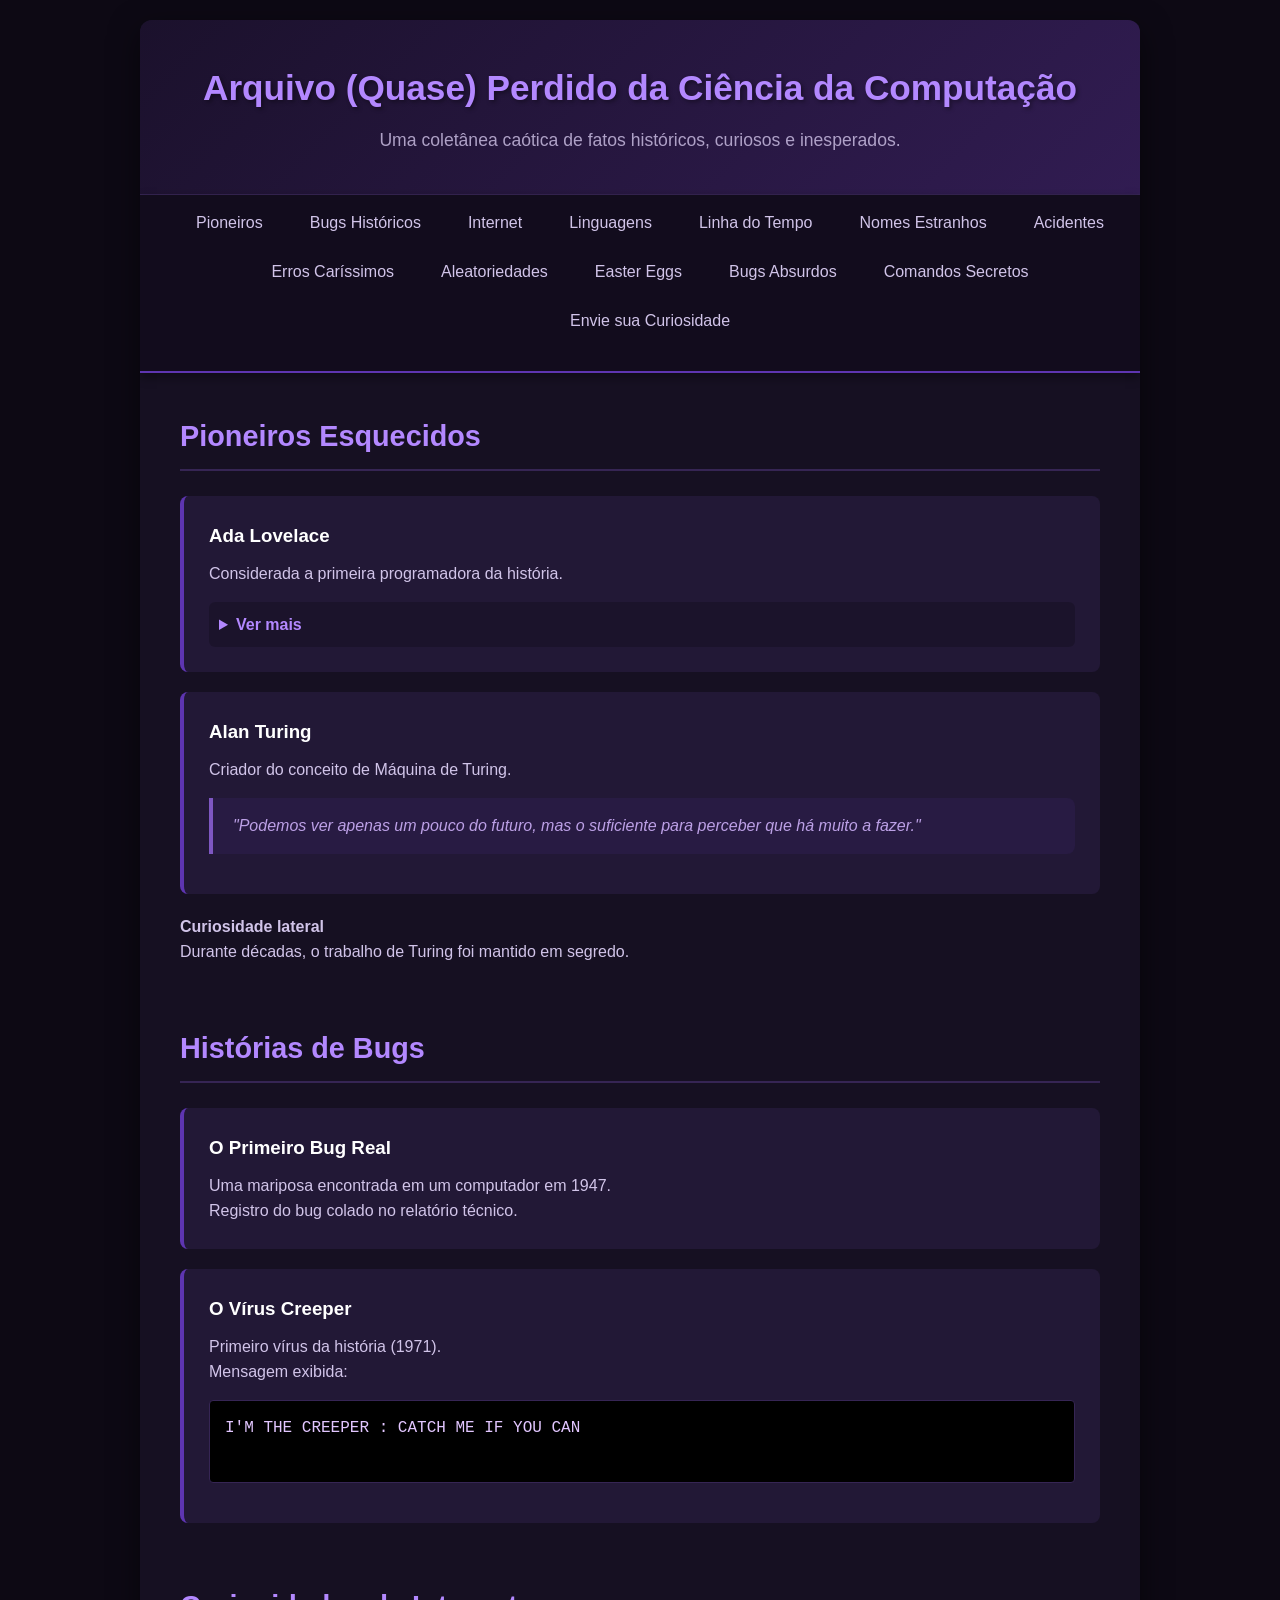
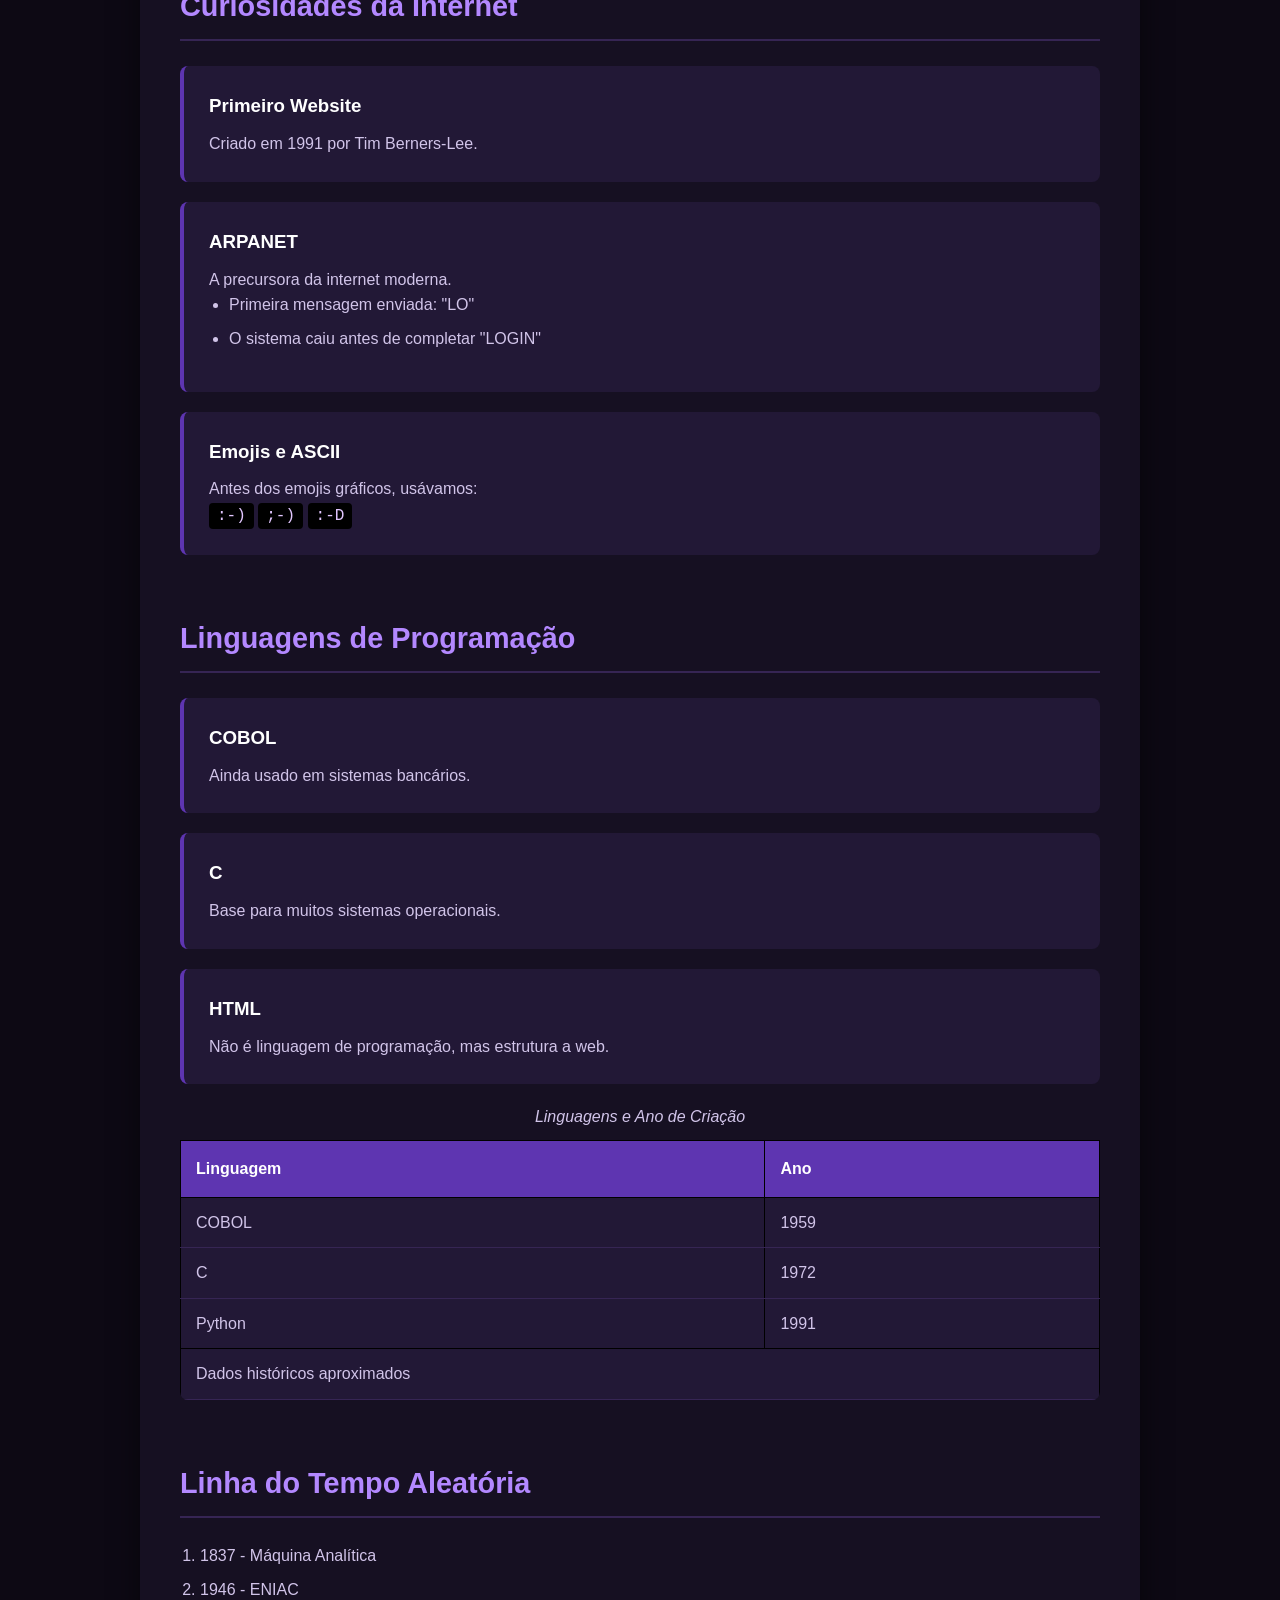
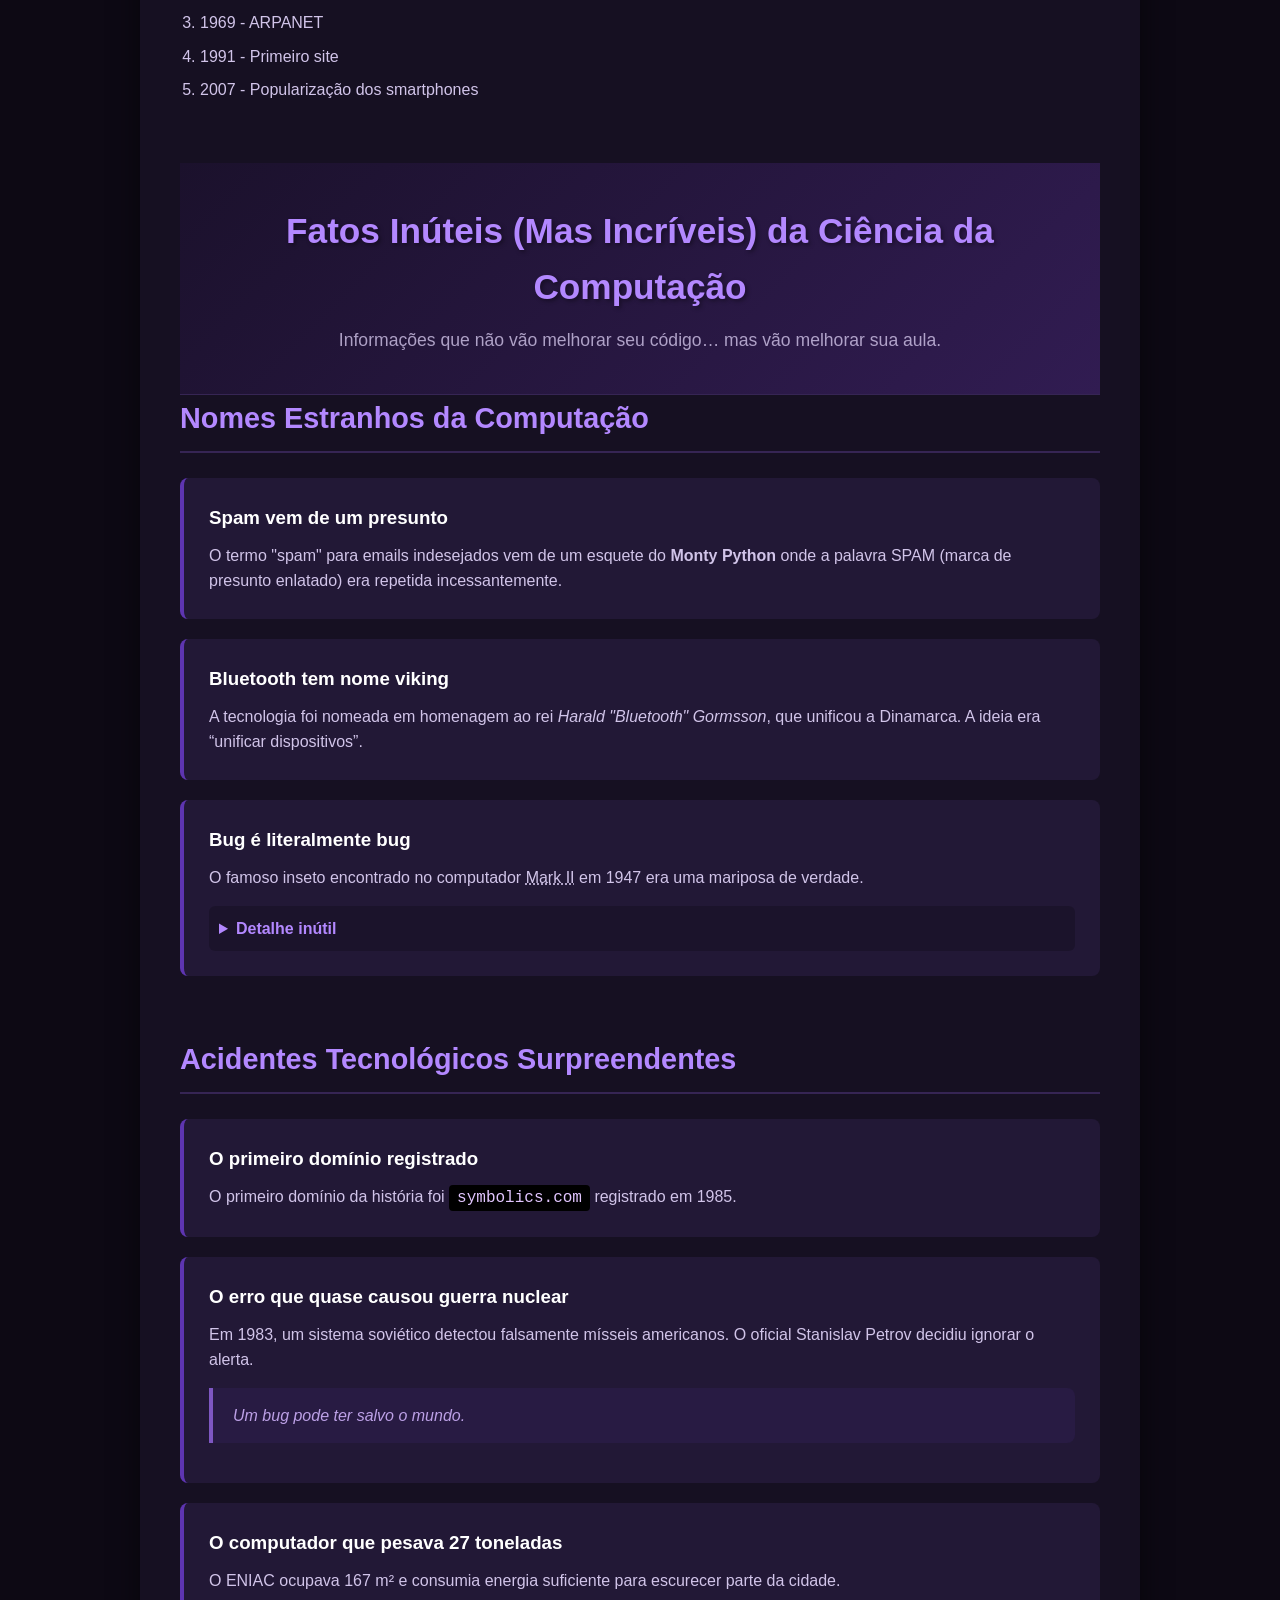
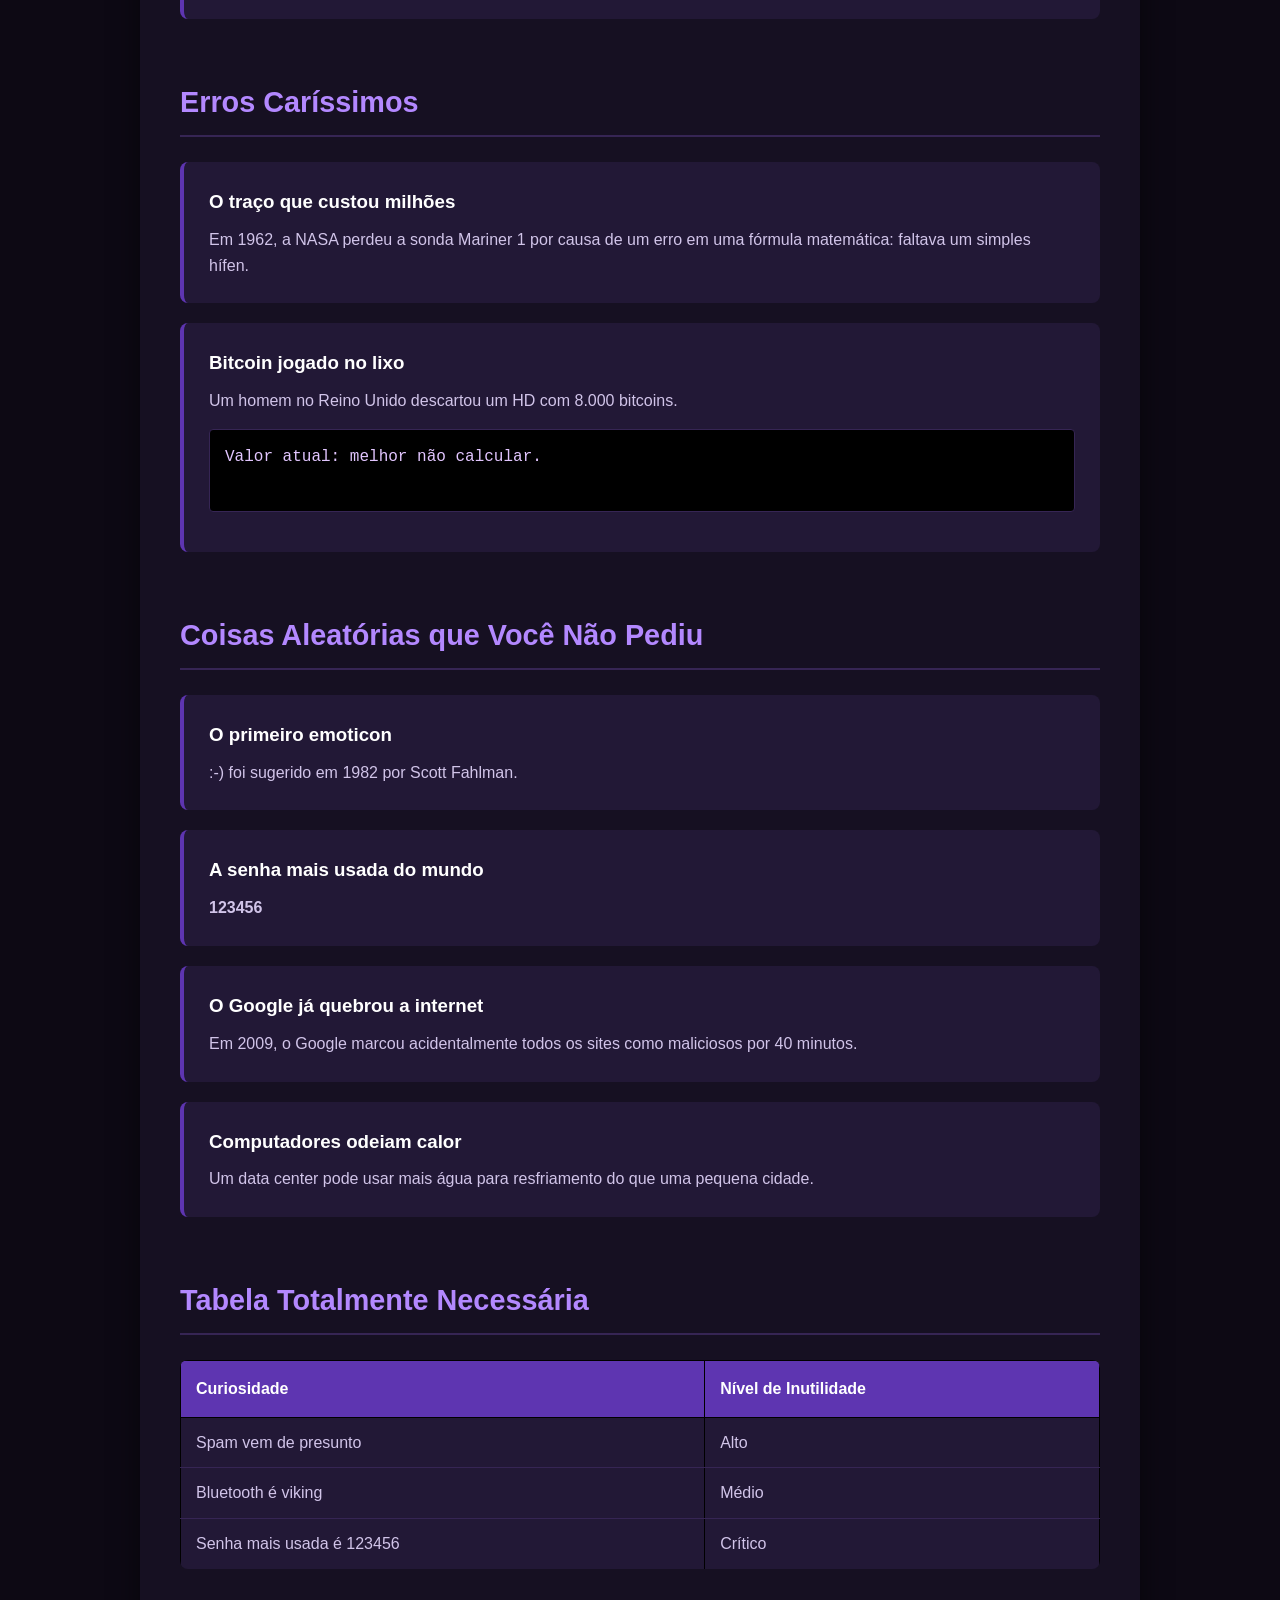
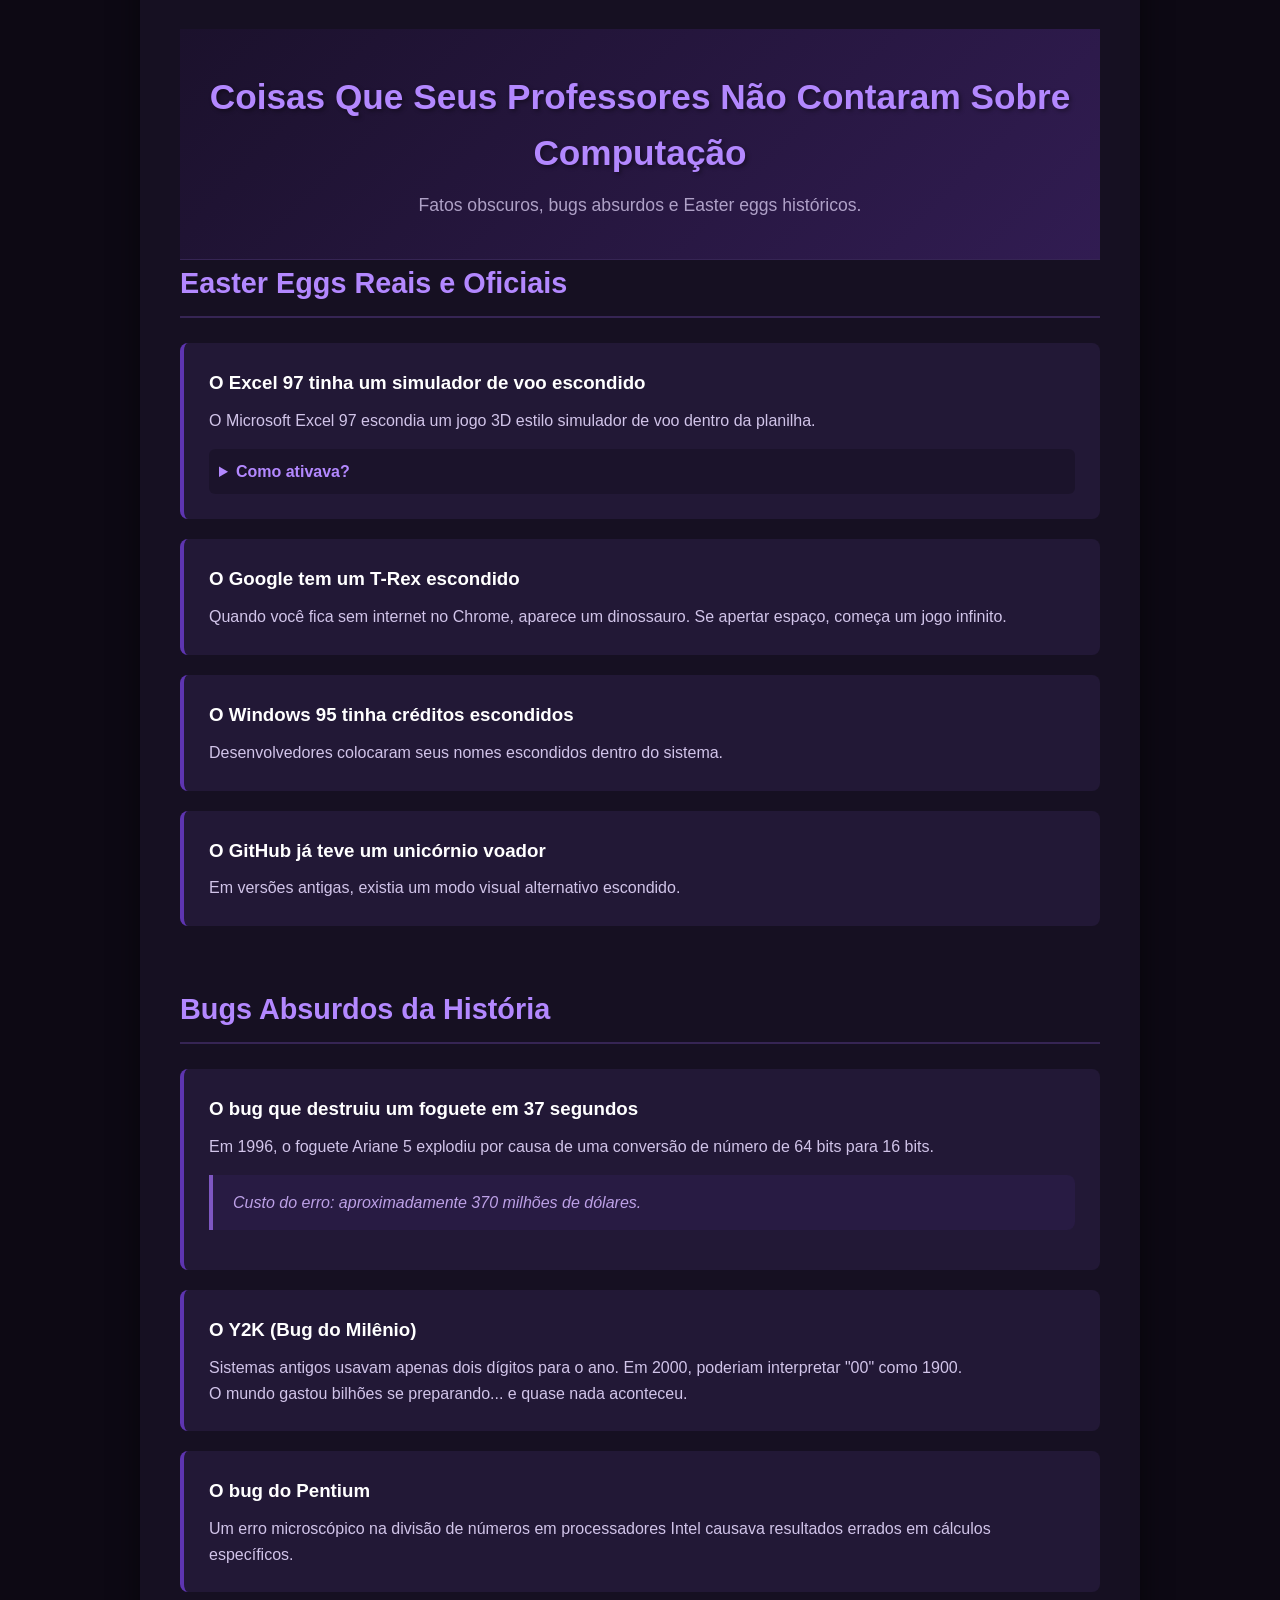
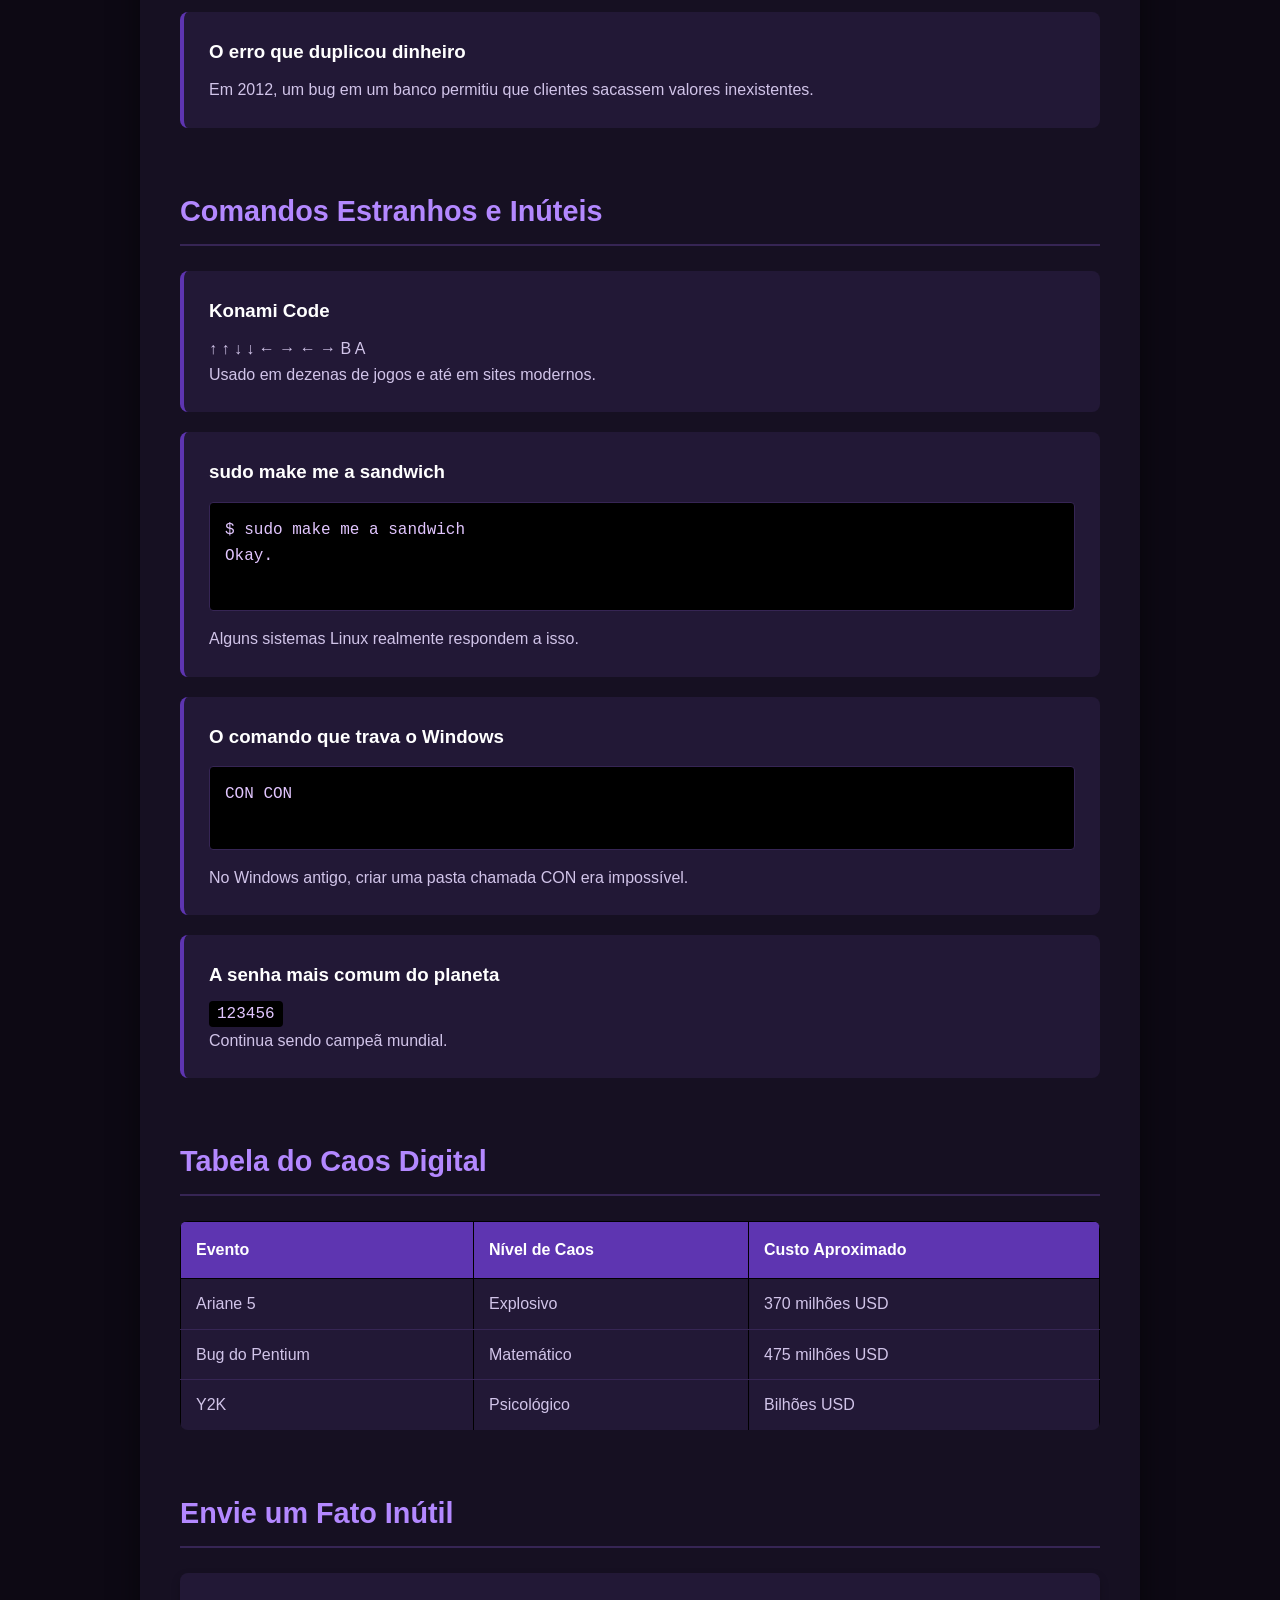
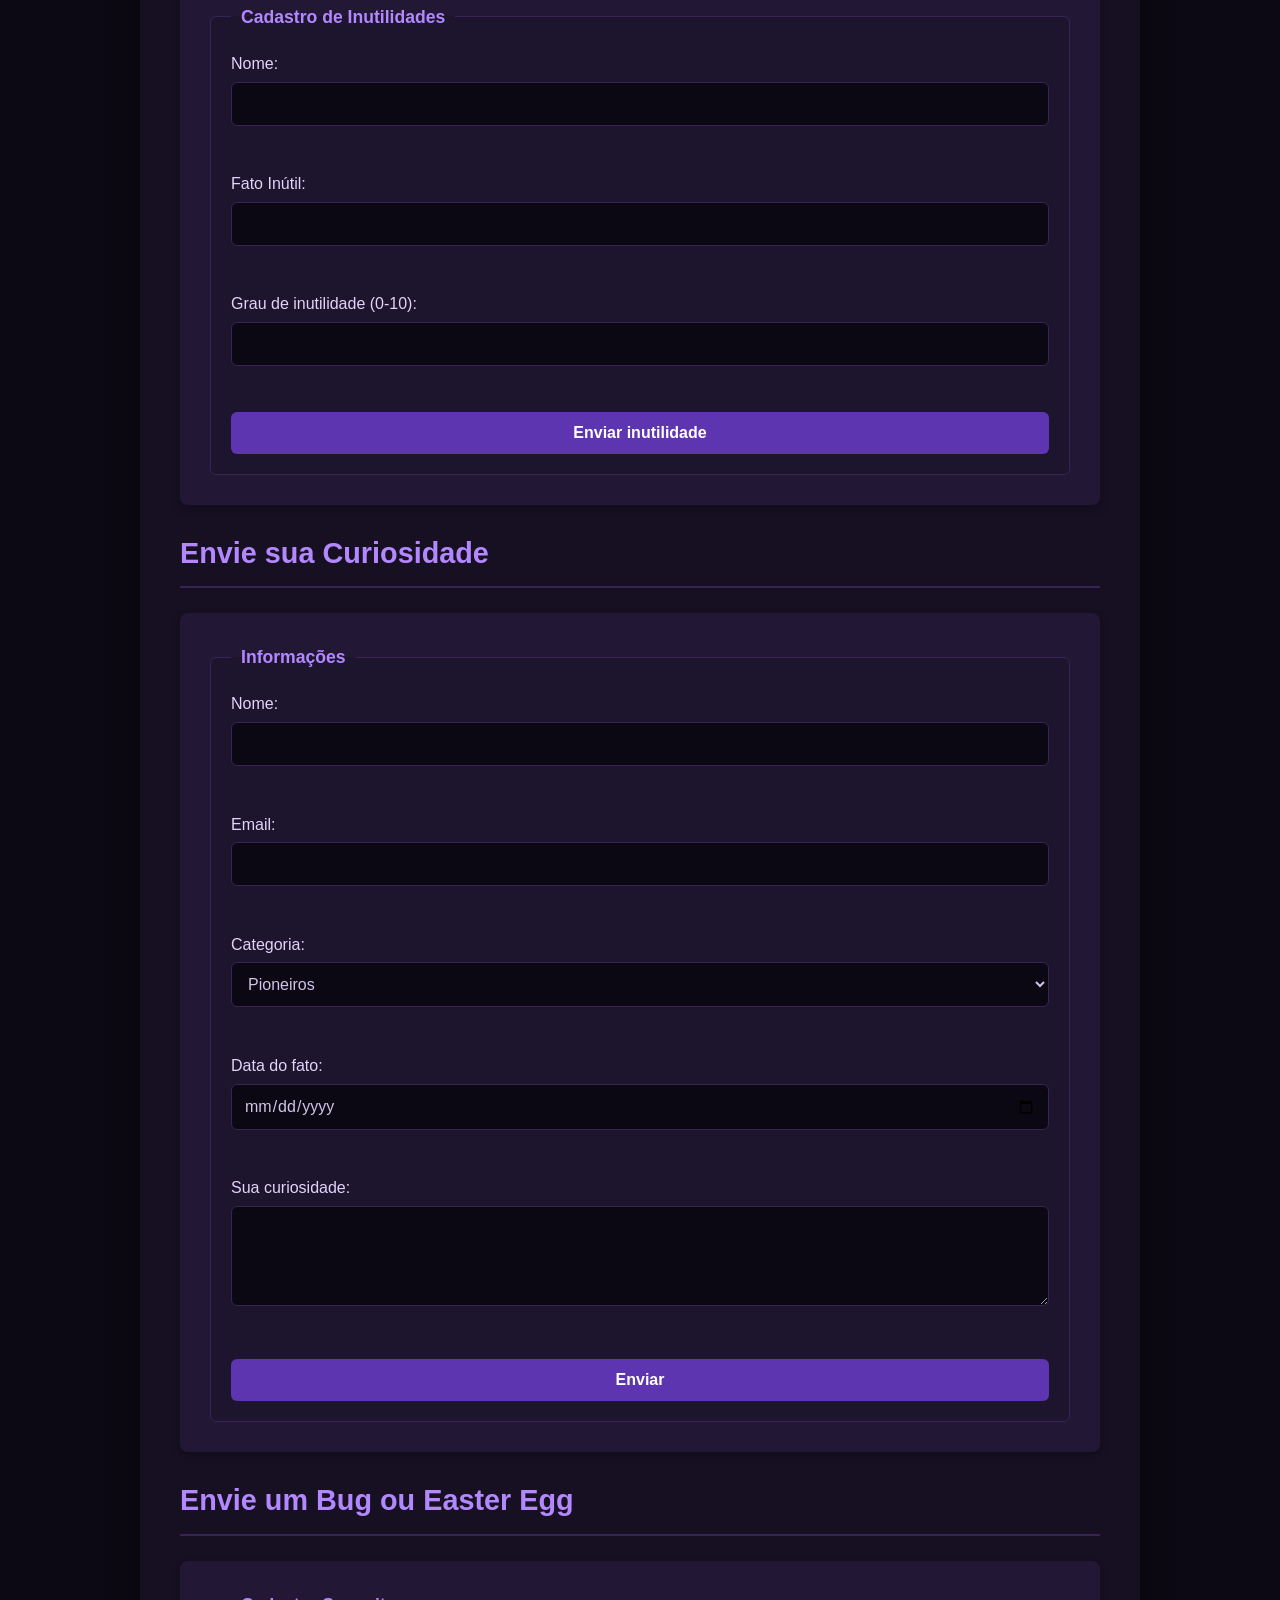
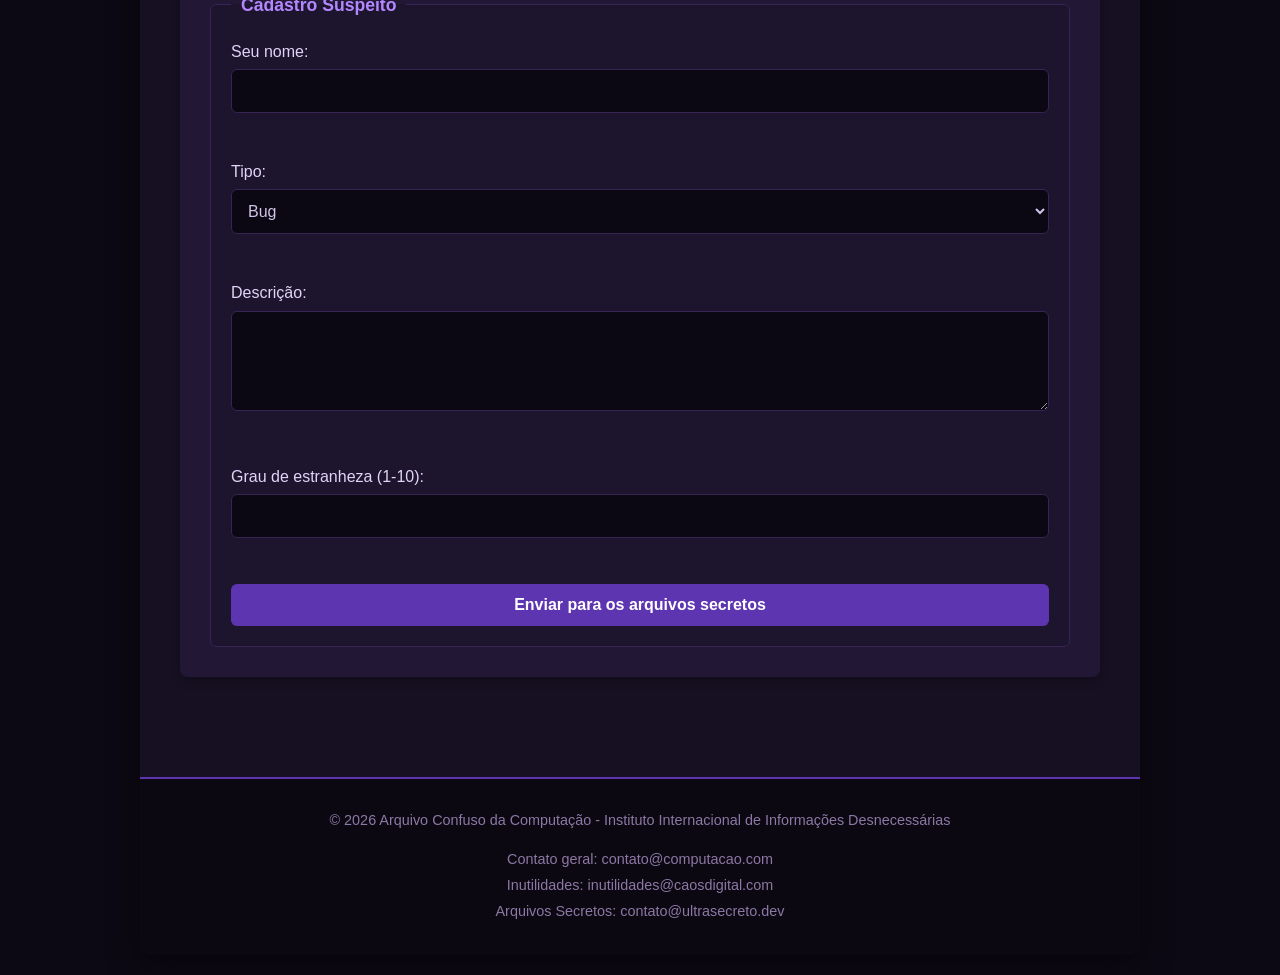
<file: Trabalho CSS/CSS/index.html>
<!DOCTYPE html>
<html lang="pt-br">
<head>
    <meta charset="UTF-8">
    <meta name="description" content="Curiosidades e fatos históricos da Ciência da Computação">
    <meta name="author" content="Portal Computação">
    <meta name="viewport" content="width=device-width, initial-scale=1.0">
    <title>Arquivo Confuso da Computação</title>
    <style>
        table.com-borda {
            border-collapse: collapse;
            margin-bottom: 20px;
        }
        table.com-borda th, table.com-borda td {
            border: 1px solid #000;
            padding: 8px;
            text-align: left;
        }
    </style>
    <link rel="stylesheet" href="style.css">
</head>

<body>

<div id="pagina">

    <header id="topo">
        <h1>Arquivo (Quase) Perdido da Ciência da Computação</h1>
        <p>Uma coletânea caótica de fatos históricos, curiosos e inesperados.</p>
    </header>

    <nav id="menu-principal">
        <ul>
            <li><a href="#pioneiros">Pioneiros</a></li>
            <li><a href="#bugs">Bugs Históricos</a></li>
            <li><a href="#internet">Internet</a></li>
            <li><a href="#linguagens">Linguagens</a></li>
            <li><a href="#linha-do-tempo">Linha do Tempo</a></li>
            <li><a href="#nomes">Nomes Estranhos</a></li>
            <li><a href="#acidentes">Acidentes</a></li>
            <li><a href="#dinheiro">Erros Caríssimos</a></li>
            <li><a href="#aleatorio">Aleatoriedades</a></li>
            <li><a href="#easter-eggs">Easter Eggs</a></li>
            <li><a href="#bugs-absurdos">Bugs Absurdos</a></li>
            <li><a href="#comandos-secretos">Comandos Secretos</a></li>
            <li><a href="#formularios">Envie sua Curiosidade</a></li>
        </ul>
    </nav>

    <main>

        <section id="pioneiros">
            <h2>Pioneiros Esquecidos</h2>

            <article>
                <h3>Ada Lovelace</h3>
                <p>Considerada a primeira programadora da história.</p>
                <details>
                    <summary>Ver mais</summary>
                    <p>Ela escreveu um algoritmo para a Máquina Analítica no século XIX.</p>
                </details>
            </article>

            <article>
                <h3>Alan Turing</h3>
                <p>Criador do conceito de Máquina de Turing.</p>
                <blockquote>
                    "Podemos ver apenas um pouco do futuro, mas o suficiente para perceber que há muito a fazer."
                </blockquote>
            </article>

            <aside>
                <h4>Curiosidade lateral</h4>
                <p>Durante décadas, o trabalho de Turing foi mantido em segredo.</p>
            </aside>
        </section>

        <section id="bugs">
            <h2>Histórias de Bugs</h2>

            <article>
                <h3>O Primeiro Bug Real</h3>
                <p>Uma mariposa encontrada em um computador em 1947.</p>
                <figure>
                    <figcaption>Registro do bug colado no relatório técnico.</figcaption>
                </figure>
            </article>

            <article>
                <h3>O Vírus Creeper</h3>
                <p>Primeiro vírus da história (1971).</p>
                <p>Mensagem exibida:</p>
                <pre>
I'M THE CREEPER : CATCH ME IF YOU CAN
                </pre>
            </article>
        </section>

        <section id="internet">
            <h2>Curiosidades da Internet</h2>

            <article>
                <h3>Primeiro Website</h3>
                <p>Criado em 1991 por Tim Berners-Lee.</p>
            </article>

            <article>
                <h3>ARPANET</h3>
                <p>A precursora da internet moderna.</p>
                <ul>
                    <li>Primeira mensagem enviada: "LO"</li>
                    <li>O sistema caiu antes de completar "LOGIN"</li>
                </ul>
            </article>

            <article>
                <h3>Emojis e ASCII</h3>
                <p>Antes dos emojis gráficos, usávamos:</p>
                <code>:-)</code>
                <code>;-)</code>
                <code>:-D</code>
            </article>
        </section>

        <section id="linguagens">
            <h2>Linguagens de Programação</h2>

            <article>
                <h3>COBOL</h3>
                <p>Ainda usado em sistemas bancários.</p>
            </article>

            <article>
                <h3>C</h3>
                <p>Base para muitos sistemas operacionais.</p>
            </article>

            <article>
                <h3>HTML</h3>
                <p>Não é linguagem de programação, mas estrutura a web.</p>
            </article>

            <div>
                <table class="com-borda">
                    <caption>Linguagens e Ano de Criação</caption>
                    <thead>
                        <tr>
                            <th>Linguagem</th>
                            <th>Ano</th>
                        </tr>
                    </thead>
                    <tbody>
                        <tr>
                            <td>COBOL</td>
                            <td>1959</td>
                        </tr>
                        <tr>
                            <td>C</td>
                            <td>1972</td>
                        </tr>
                        <tr>
                            <td>Python</td>
                            <td>1991</td>
                        </tr>
                    </tbody>
                    <tfoot>
                        <tr>
                            <td colspan="2">Dados históricos aproximados</td>
                        </tr>
                    </tfoot>
                </table>
            </div>
        </section>

        <section id="linha-do-tempo">
            <h2>Linha do Tempo Aleatória</h2>

            <ol>
                <li>1837 - Máquina Analítica</li>
                <li>1946 - ENIAC</li>
                <li>1969 - ARPANET</li>
                <li>1991 - Primeiro site</li>
                <li>2007 - Popularização dos smartphones</li>
            </ol>
        </section>

        <header>
            <h2>Fatos Inúteis (Mas Incríveis) da Ciência da Computação</h2>
            <p>Informações que não vão melhorar seu código… mas vão melhorar sua aula.</p>
        </header>

        <section id="nomes">
            <h2>Nomes Estranhos da Computação</h2>

            <article>
                <h3>Spam vem de um presunto</h3>
                <p>
                    O termo "spam" para emails indesejados vem de um esquete do 
                    <strong>Monty Python</strong> onde a palavra SPAM (marca de presunto enlatado) 
                    era repetida incessantemente.
                </p>
            </article>

            <article>
                <h3>Bluetooth tem nome viking</h3>
                <p>
                    A tecnologia foi nomeada em homenagem ao rei 
                    <em>Harald "Bluetooth" Gormsson</em>, que unificou a Dinamarca.
                    A ideia era “unificar dispositivos”.
                </p>
            </article>

            <article>
                <h3>Bug é literalmente bug</h3>
                <p>
                    O famoso inseto encontrado no computador 
                    <abbr title="Harvard Mark II">Mark II</abbr> em 1947 
                    era uma mariposa de verdade.
                </p>
                <details>
                    <summary>Detalhe inútil</summary>
                    <p>O inseto ainda está preservado em um museu.</p>
                </details>
            </article>
        </section>

        <section id="acidentes">
            <h2>Acidentes Tecnológicos Surpreendentes</h2>

            <article>
                <h3>O primeiro domínio registrado</h3>
                <p>
                    O primeiro domínio da história foi 
                    <code>symbolics.com</code> registrado em 1985.
                </p>
            </article>

            <article>
                <h3>O erro que quase causou guerra nuclear</h3>
                <p>
                    Em 1983, um sistema soviético detectou falsamente mísseis americanos.
                    O oficial Stanislav Petrov decidiu ignorar o alerta.
                </p>
                <blockquote>
                    Um bug pode ter salvo o mundo.
                </blockquote>
            </article>

            <article>
                <h3>O computador que pesava 27 toneladas</h3>
                <p>
                    O ENIAC ocupava 167 m² e consumia energia suficiente para escurecer parte da cidade.
                </p>
            </article>
        </section>

        <section id="dinheiro">
            <h2>Erros Caríssimos</h2>

            <article>
                <h3>O traço que custou milhões</h3>
                <p>
                    Em 1962, a NASA perdeu a sonda Mariner 1 por causa de um erro em uma fórmula matemática:
                    faltava um simples hífen.
                </p>
            </article>

            <article>
                <h3>Bitcoin jogado no lixo</h3>
                <p>
                    Um homem no Reino Unido descartou um HD com 8.000 bitcoins.
                </p>
                <pre>
Valor atual: melhor não calcular.
                </pre>
            </article>
        </section>

        <section id="aleatorio">
            <h2>Coisas Aleatórias que Você Não Pediu</h2>

            <article>
                <h3>O primeiro emoticon</h3>
                <p>
                    :-) foi sugerido em 1982 por Scott Fahlman.
                </p>
            </article>

            <article>
                <h3>A senha mais usada do mundo</h3>
                <p><strong>123456</strong></p>
            </article>

            <article>
                <h3>O Google já quebrou a internet</h3>
                <p>
                    Em 2009, o Google marcou acidentalmente todos os sites como maliciosos por 40 minutos.
                </p>
            </article>

            <article>
                <h3>Computadores odeiam calor</h3>
                <p>
                    Um data center pode usar mais água para resfriamento do que uma pequena cidade.
                </p>
            </article>
        </section>

        <section>
            <h2>Tabela Totalmente Necessária</h2>

            <table class="com-borda">
                <tr>
                    <th>Curiosidade</th>
                    <th>Nível de Inutilidade</th>
                </tr>
                <tr>
                    <td>Spam vem de presunto</td>
                    <td>Alto</td>
                </tr>
                <tr>
                    <td>Bluetooth é viking</td>
                    <td>Médio</td>
                </tr>
                <tr>
                    <td>Senha mais usada é 123456</td>
                    <td>Crítico</td>
                </tr>
            </table>
        </section>

        <header>
            <h2>Coisas Que Seus Professores Não Contaram Sobre Computação</h2>
            <p>Fatos obscuros, bugs absurdos e Easter eggs históricos.</p>
        </header>

        <section id="easter-eggs">
            <h2>Easter Eggs Reais e Oficiais</h2>

            <article>
                <h3>O Excel 97 tinha um simulador de voo escondido</h3>
                <p>
                    O Microsoft Excel 97 escondia um jogo 3D estilo simulador de voo 
                    dentro da planilha.
                </p>
                <details>
                    <summary>Como ativava?</summary>
                    <p>Era preciso selecionar células específicas e usar combinações absurdas de teclado.</p>
                </details>
            </article>

            <article>
                <h3>O Google tem um T-Rex escondido</h3>
                <p>
                    Quando você fica sem internet no Chrome, aparece um dinossauro.
                    Se apertar espaço, começa um jogo infinito.
                </p>
            </article>

            <article>
                <h3>O Windows 95 tinha créditos escondidos</h3>
                <p>
                    Desenvolvedores colocaram seus nomes escondidos dentro do sistema.
                </p>
            </article>

            <article>
                <h3>O GitHub já teve um unicórnio voador</h3>
                <p>
                    Em versões antigas, existia um modo visual alternativo escondido.
                </p>
            </article>
        </section>

        <section id="bugs-absurdos">
            <h2>Bugs Absurdos da História</h2>

            <article>
                <h3>O bug que destruiu um foguete em 37 segundos</h3>
                <p>
                    Em 1996, o foguete Ariane 5 explodiu por causa de uma conversão de número
                    de 64 bits para 16 bits.
                </p>
                <blockquote>
                    Custo do erro: aproximadamente 370 milhões de dólares.
                </blockquote>
            </article>

            <article>
                <h3>O Y2K (Bug do Milênio)</h3>
                <p>
                    Sistemas antigos usavam apenas dois dígitos para o ano.
                    Em 2000, poderiam interpretar "00" como 1900.
                </p>
                <p>
                    O mundo gastou bilhões se preparando... e quase nada aconteceu.
                </p>
            </article>

            <article>
                <h3>O bug do Pentium</h3>
                <p>
                    Um erro microscópico na divisão de números em processadores Intel
                    causava resultados errados em cálculos específicos.
                </p>
            </article>

            <article>
                <h3>O erro que duplicou dinheiro</h3>
                <p>
                    Em 2012, um bug em um banco permitiu que clientes sacassem valores inexistentes.
                </p>
            </article>
        </section>

        <section id="comandos-secretos">
            <h2>Comandos Estranhos e Inúteis</h2>

            <article>
                <h3>Konami Code</h3>
                <p>
                    ↑ ↑ ↓ ↓ ← → ← → B A
                </p>
                <p>
                    Usado em dezenas de jogos e até em sites modernos.
                </p>
            </article>

            <article>
                <h3>sudo make me a sandwich</h3>
                <pre>
$ sudo make me a sandwich
Okay.
                </pre>
                <p>Alguns sistemas Linux realmente respondem a isso.</p>
            </article>

            <article>
                <h3>O comando que trava o Windows</h3>
                <pre>
CON CON
                </pre>
                <p>
                    No Windows antigo, criar uma pasta chamada CON era impossível.
                </p>
            </article>

            <article>
                <h3>A senha mais comum do planeta</h3>
                <code>123456</code>
                <p>
                    Continua sendo campeã mundial.
                </p>
            </article>
        </section>

        <section>
            <h2>Tabela do Caos Digital</h2>

            <table class="com-borda">
                <tr>
                    <th>Evento</th>
                    <th>Nível de Caos</th>
                    <th>Custo Aproximado</th>
                </tr>
                <tr>
                    <td>Ariane 5</td>
                    <td>Explosivo</td>
                    <td>370 milhões USD</td>
                </tr>
                <tr>
                    <td>Bug do Pentium</td>
                    <td>Matemático</td>
                    <td>475 milhões USD</td>
                </tr>
                <tr>
                    <td>Y2K</td>
                    <td>Psicológico</td>
                    <td>Bilhões USD</td>
                </tr>
            </table>
        </section>

        <section id="formularios">

            <h2>Envie um Fato Inútil</h2>
            <form>
                <fieldset>
                    <legend>Cadastro de Inutilidades</legend>

                    <label for="nome_inutil">Nome:</label>
                    <input type="text" name="nome" id="nome_inutil"><br><br>

                    <label for="fato_inutil">Fato Inútil:</label>
                    <input type="text" name="fato" id="fato_inutil"><br><br>

                    <label for="grau_inutil">Grau de inutilidade (0-10):</label>
                    <input type="number" name="grau" id="grau_inutil" min="0" max="10"><br><br>

                    <input type="submit" value="Enviar inutilidade">
                </fieldset>
            </form>
            <br>
            
            <h2>Envie sua Curiosidade</h2>
            <form>
                <fieldset>
                    <legend>Informações</legend>

                    <label for="nome_curioso">Nome:</label>
                    <input type="text" name="nome" id="nome_curioso"><br><br>

                    <label for="email_curioso">Email:</label>
                    <input type="email" name="email" id="email_curioso"><br><br>

                    <label for="categoria_curioso">Categoria:</label>
                    <select name="categoria" id="categoria_curioso">
                        <option>Pioneiros</option>
                        <option>Bugs</option>
                        <option>Internet</option>
                        <option>Linguagens</option>
                    </select><br><br>

                    <label for="data_curioso">Data do fato:</label>
                    <input type="date" name="data" id="data_curioso"><br><br>

                    <label for="texto_curiosidade">Sua curiosidade:</label>
                    <textarea name="curiosidade" id="texto_curiosidade"></textarea><br><br>

                    <input type="submit" value="Enviar">
                </fieldset>
            </form>
            <br>
        
            <h2>Envie um Bug ou Easter Egg</h2>
            <form>
                <fieldset>
                    <legend>Cadastro Suspeito</legend>

                    <label for="nome_suspeito">Seu nome:</label>
                    <input type="text" name="nome" id="nome_suspeito"><br><br>

                    <label for="tipo_suspeito">Tipo:</label>
                    <select name="tipo" id="tipo_suspeito">
                        <option>Bug</option>
                        <option>Easter Egg</option>
                        <option>Comando estranho</option>
                    </select><br><br>

                    <label for="descricao_suspeita">Descrição:</label>
                    <textarea name="descricao" id="descricao_suspeita"></textarea><br><br>

                    <label for="grau_estranheza">Grau de estranheza (1-10):</label>
                    <input type="number" name="grau_estranheza" id="grau_estranheza" min="1" max="10"><br><br>

                    <input type="submit" value="Enviar para os arquivos secretos">
                </fieldset>
            </form>

        </section>

    </main>

    <footer>
        <p>&copy; 2026 Arquivo Confuso da Computação - Instituto Internacional de Informações Desnecessárias</p>
        <address>
            Contato geral: contato@computacao.com<br>
            Inutilidades: inutilidades@caosdigital.com<br>
            Arquivos Secretos: contato@ultrasecreto.dev
        </address>
    </footer>

</div> 

</body>
</html>
</file>
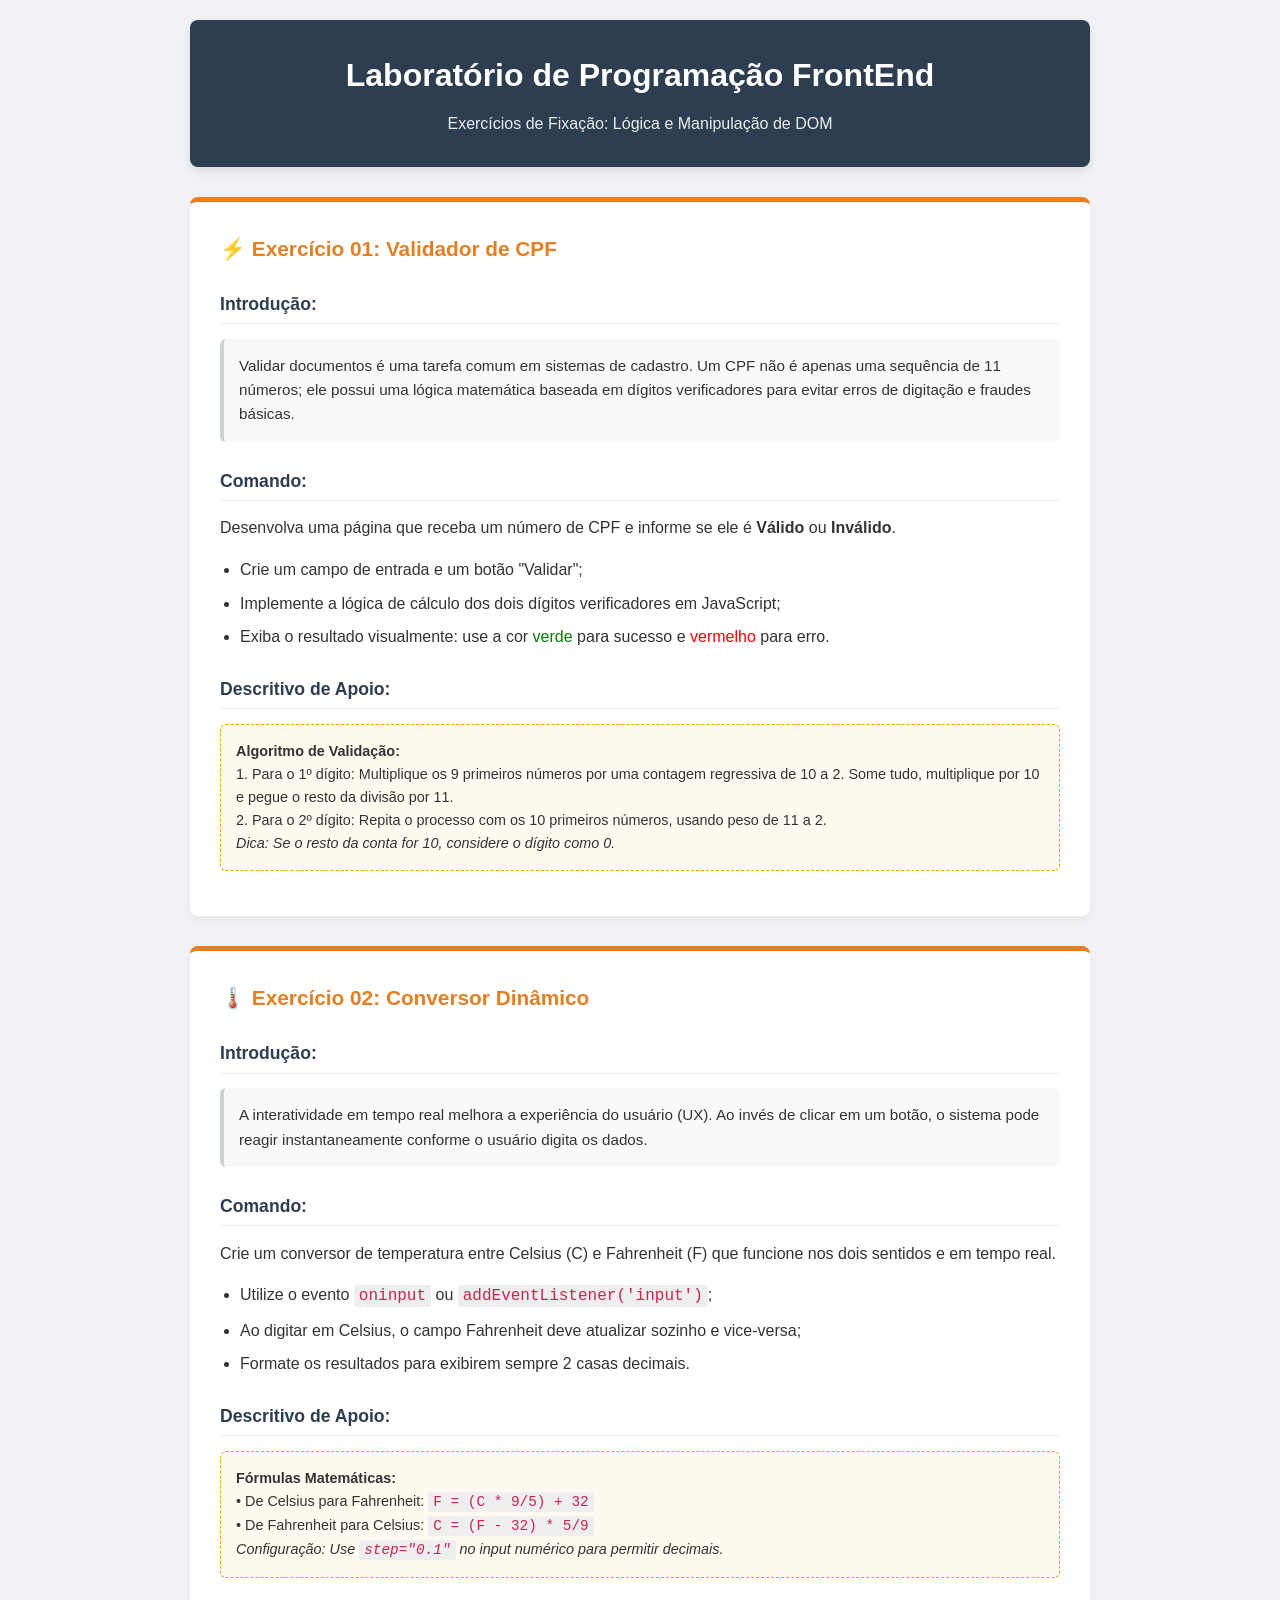
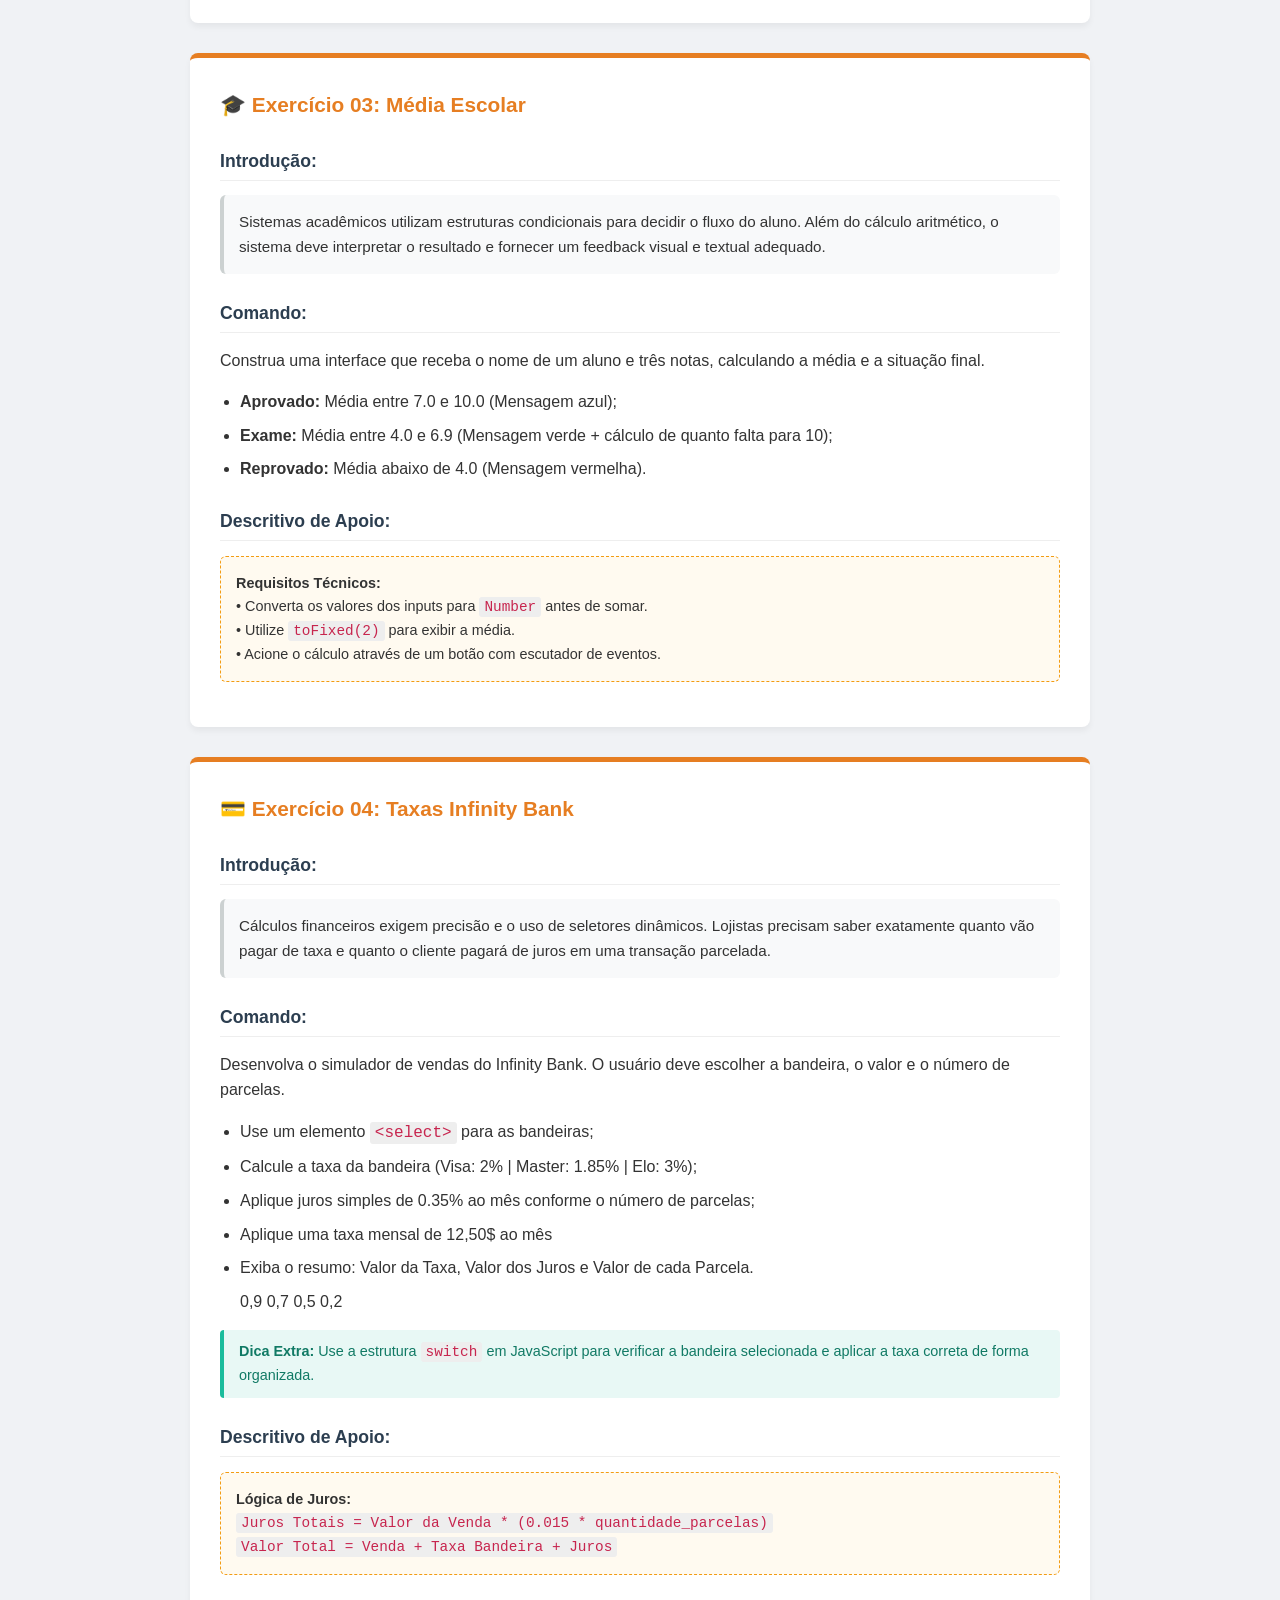
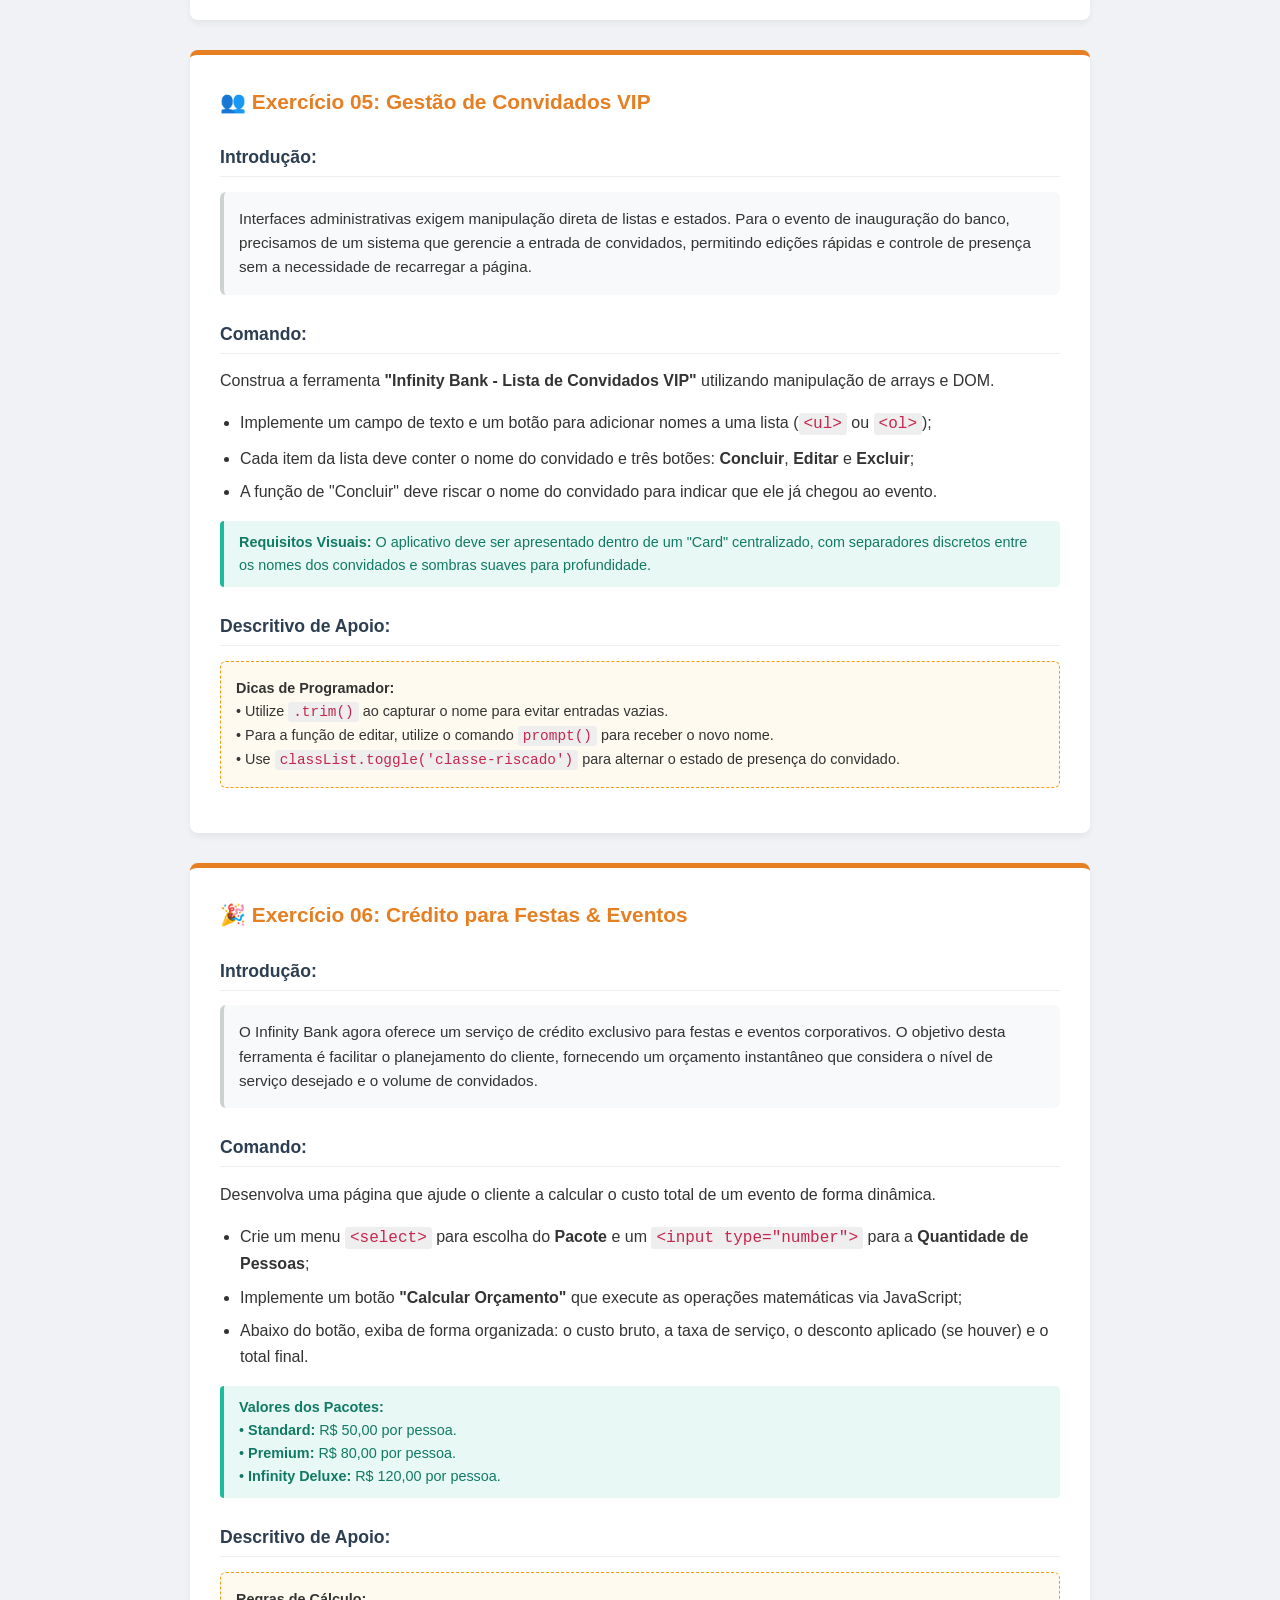
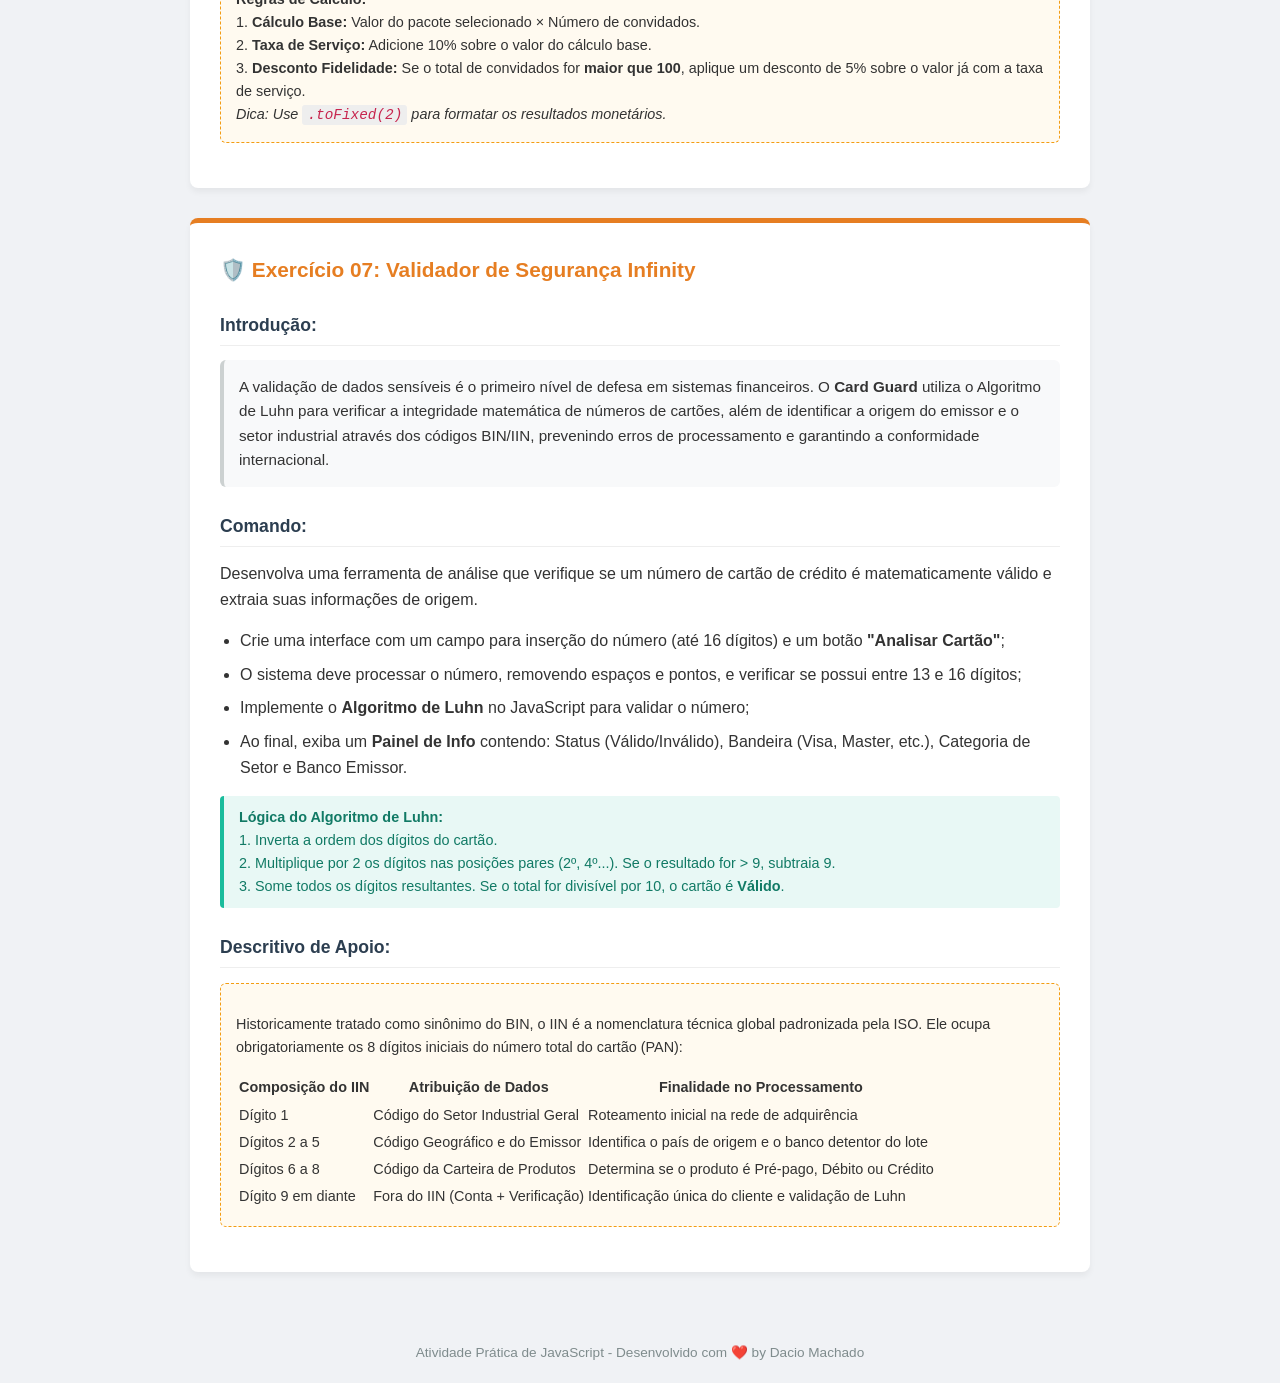
<file: Semana 9_Trabalho/Lista_da_semana.html>
<!DOCTYPE html>
<html lang="pt-br">
<head>
    <meta charset="UTF-8">
    <meta name="viewport" content="width=device-width, initial-scale=1.0">
    <title>Atividade Prática: Lógica com JavaScript</title>
    <style>
        :root {
            --primary-color: #2c3e50;
            --accent-color: #e67e22; /* Cor diferente da prova para diferenciar */
            --bg-color: #f0f2f5;
            --card-bg: #ffffff;
            --text-color: #333;
        }

        body {
            font-family: 'Segoe UI', Tahoma, Geneva, Verdana, sans-serif;
            background-color: var(--bg-color);
            color: var(--text-color);
            line-height: 1.6;
            margin: 0;
            padding: 20px;
        }

        .container {
            max-width: 900px;
            margin: 0 auto;
        }

        header {
            text-align: center;
            padding: 30px 0;
            background: var(--primary-color);
            color: white;
            border-radius: 8px;
            margin-bottom: 30px;
            box-shadow: 0 4px 10px rgba(0,0,0,0.1);
        }

        header h1 { margin: 0; font-size: 2em; }
        header p { margin: 10px 0 0; opacity: 0.9; }

        .question-card {
            background: var(--card-bg);
            padding: 30px;
            border-radius: 8px;
            box-shadow: 0 4px 6px rgba(0,0,0,0.05);
            margin-bottom: 30px;
            border-top: 5px solid var(--accent-color);
        }

        .question-header {
            font-weight: bold;
            font-size: 1.3em;
            color: var(--accent-color);
            margin-bottom: 15px;
            display: flex;
            align-items: center;
        }

        h2 {
            font-size: 1.1em;
            color: var(--primary-color);
            margin-top: 25px;
            border-bottom: 1px solid #eee;
            padding-bottom: 5px;
        }

        .intro-box {
            background-color: #f8f9fa;
            padding: 15px;
            border-radius: 6px;
            border-left: 4px solid #ccd1d1;
            font-size: 0.95em;
        }

        .descritivo-apoio {
            background-color: #fffaf0;
            padding: 15px;
            margin: 15px 0;
            border-radius: 6px;
            border: 1px dashed #f39c12;
            font-size: 0.9em;
        }

        .comando {
            font-weight: 500;
        }

        .item-destaque {
            background-color: #e8f8f5;
            padding: 10px 15px;
            margin: 15px 0;
            border-radius: 4px;
            font-size: 0.9em;
            color: #117a65;
            border-left: 4px solid #1abc9c;
        }

        code {
            background: #eee;
            padding: 2px 5px;
            border-radius: 3px;
            font-family: 'Consolas', monospace;
            color: #c7254e;
        }

        ul { padding-left: 20px; }
        li { margin-bottom: 8px; }

        footer {
            text-align: center;
            margin-top: 50px;
            padding: 20px;
            font-size: 0.85em;
            color: #7f8c8d;
        }
    </style>
</head>
<body>

    <div class="container">
        <header>
            <h1>Laboratório de Programação FrontEnd </h1>
            <p>Exercícios de Fixação: Lógica e Manipulação de DOM</p>
        </header>

        <section class="question-card">
            <div class="question-header">⚡ Exercício 01: Validador de CPF</div>
            
            <h2>Introdução:</h2>
            <div class="intro-box">
                Validar documentos é uma tarefa comum em sistemas de cadastro. Um CPF não é apenas uma sequência de 11 números; ele possui uma lógica matemática baseada em dígitos verificadores para evitar erros de digitação e fraudes básicas.
            </div>

            <h2>Comando:</h2>
            <div class="comando">
                Desenvolva uma página que receba um número de CPF e informe se ele é <strong>Válido</strong> ou <strong>Inválido</strong>.
                <ul>
                    <li>Crie um campo de entrada e um botão "Validar";</li>
                    <li>Implemente a lógica de cálculo dos dois dígitos verificadores em JavaScript;</li>
                    <li>Exiba o resultado visualmente: use a cor <span style="color:green">verde</span> para sucesso e <span style="color:red">vermelho</span> para erro.</li>
                </ul>
            </div>

            <h2>Descritivo de Apoio:</h2>
            <div class="descritivo-apoio">
                <strong>Algoritmo de Validação:</strong>
                <br>1. Para o 1º dígito: Multiplique os 9 primeiros números por uma contagem regressiva de 10 a 2. Some tudo, multiplique por 10 e pegue o resto da divisão por 11.
                <br>2. Para o 2º dígito: Repita o processo com os 10 primeiros números, usando peso de 11 a 2.
                <br><em>Dica: Se o resto da conta for 10, considere o dígito como 0.</em>
            </div>
        </section>

        <section class="question-card">
            <div class="question-header">🌡️ Exercício 02: Conversor Dinâmico</div>
            
            <h2>Introdução:</h2>
            <div class="intro-box">
                A interatividade em tempo real melhora a experiência do usuário (UX). Ao invés de clicar em um botão, o sistema pode reagir instantaneamente conforme o usuário digita os dados.
            </div>

            <h2>Comando:</h2>
            <div class="comando">
                Crie um conversor de temperatura entre Celsius (C) e Fahrenheit (F) que funcione nos dois sentidos e em tempo real.
                <ul>
                    <li>Utilize o evento <code>oninput</code> ou <code>addEventListener('input')</code>;</li>
                    <li>Ao digitar em Celsius, o campo Fahrenheit deve atualizar sozinho e vice-versa;</li>
                    <li>Formate os resultados para exibirem sempre 2 casas decimais.</li>
                </ul>
            </div>

            <h2>Descritivo de Apoio:</h2>
            <div class="descritivo-apoio">
                <strong>Fórmulas Matemáticas:</strong>
                <br>• De Celsius para Fahrenheit: <code>F = (C * 9/5) + 32</code>
                <br>• De Fahrenheit para Celsius: <code>C = (F - 32) * 5/9</code>
                <br><em>Configuração: Use <code>step="0.1"</code> no input numérico para permitir decimais.</em>
            </div>
        </section>

        <section class="question-card">
            <div class="question-header">🎓 Exercício 03: Média Escolar</div>
            
            <h2>Introdução:</h2>
            <div class="intro-box">
                Sistemas acadêmicos utilizam estruturas condicionais para decidir o fluxo do aluno. Além do cálculo aritmético, o sistema deve interpretar o resultado e fornecer um feedback visual e textual adequado.
            </div>

            <h2>Comando:</h2>
            <div class="comando">
                Construa uma interface que receba o nome de um aluno e três notas, calculando a média e a situação final.
                <ul>
                    <li><strong>Aprovado:</strong> Média entre 7.0 e 10.0 (Mensagem azul);</li>
                    <li><strong>Exame:</strong> Média entre 4.0 e 6.9 (Mensagem verde + cálculo de quanto falta para 10);</li>
                    <li><strong>Reprovado:</strong> Média abaixo de 4.0 (Mensagem vermelha).</li>
                </ul>
            </div>

            <h2>Descritivo de Apoio:</h2>
            <div class="descritivo-apoio">
                <strong>Requisitos Técnicos:</strong>
                <br>• Converta os valores dos inputs para <code>Number</code> antes de somar.
                <br>• Utilize <code>toFixed(2)</code> para exibir a média.
                <br>• Acione o cálculo através de um botão com escutador de eventos.
            </div>
        </section>

        <section class="question-card">
            <div class="question-header">💳 Exercício 04: Taxas Infinity Bank</div>
            
            <h2>Introdução:</h2>
            <div class="intro-box">
                Cálculos financeiros exigem precisão e o uso de seletores dinâmicos. Lojistas precisam saber exatamente quanto vão pagar de taxa e quanto o cliente pagará de juros em uma transação parcelada.
            </div>

            <h2>Comando:</h2>
            <div class="comando">
                Desenvolva o simulador de vendas do Infinity Bank. O usuário deve escolher a bandeira, o valor e o número de parcelas.
                <ul>
                    <li>Use um elemento <code>&lt;select&gt;</code> para as bandeiras;</li>
                    <li>Calcule a taxa da bandeira (Visa: 2% | Master: 1.85% | Elo: 3%);</li>
                    <li>Aplique juros simples de 0.35% ao mês conforme o número de parcelas;</li>
                    <li>Aplique uma taxa mensal de 12,50$ ao mês </li>
                    <li>Exiba o resumo: Valor da Taxa, Valor dos Juros e Valor de cada Parcela.</li>0,9	0,7	0,5	0,2
                </ul>
            </div>

            <div class="item-destaque">
                <strong>Dica Extra:</strong> Use a estrutura <code>switch</code> em JavaScript para verificar a bandeira selecionada e aplicar a taxa correta de forma organizada.
            </div>

            <h2>Descritivo de Apoio:</h2>
            <div class="descritivo-apoio">
                <strong>Lógica de Juros:</strong>
                <br><code>Juros Totais = Valor da Venda * (0.015 * quantidade_parcelas)</code>
                <br><code>Valor Total = Venda + Taxa Bandeira + Juros</code>
            </div>
        
        </section>
        
                <section class="question-card">
            <div class="question-header">👥 Exercício 05: Gestão de Convidados VIP</div>
            
            <h2>Introdução:</h2>
            <div class="intro-box">
                Interfaces administrativas exigem manipulação direta de listas e estados. Para o evento de inauguração do banco, precisamos de um sistema que gerencie a entrada de convidados, permitindo edições rápidas e controle de presença sem a necessidade de recarregar a página.
            </div>

            <h2>Comando:</h2>
            <div class="comando">
                Construa a ferramenta <strong>"Infinity Bank - Lista de Convidados VIP"</strong> utilizando manipulação de arrays e DOM.
                <ul>
                    <li>Implemente um campo de texto e um botão para adicionar nomes a uma lista (<code>&lt;ul&gt;</code> ou <code>&lt;ol&gt;</code>);</li>
                    <li>Cada item da lista deve conter o nome do convidado e três botões: <strong>Concluir</strong>, <strong>Editar</strong> e <strong>Excluir</strong>;</li>
                    <li>A função de "Concluir" deve riscar o nome do convidado para indicar que ele já chegou ao evento.</li>
                </ul>
            </div>

            <div class="item-destaque">
                <strong>Requisitos Visuais:</strong> O aplicativo deve ser apresentado dentro de um "Card" centralizado, com separadores discretos entre os nomes dos convidados e sombras suaves para profundidade.
            </div>

            <h2>Descritivo de Apoio:</h2>
            <div class="descritivo-apoio">
                <strong>Dicas de Programador:</strong>
                <br>• Utilize <code>.trim()</code> ao capturar o nome para evitar entradas vazias.
                <br>• Para a função de editar, utilize o comando <code>prompt()</code> para receber o novo nome.
                <br>• Use <code>classList.toggle('classe-riscado')</code> para alternar o estado de presença do convidado.
            </div>
        </section>

         <section class="question-card">
            <div class="question-header">🎉 Exercício 06: Crédito para Festas & Eventos</div>
            
            <h2>Introdução:</h2>
            <div class="intro-box">
                O Infinity Bank agora oferece um serviço de crédito exclusivo para festas e eventos corporativos. O objetivo desta ferramenta é facilitar o planejamento do cliente, fornecendo um orçamento instantâneo que considera o nível de serviço desejado e o volume de convidados.
            </div>

            <h2>Comando:</h2>
            <div class="comando">
                Desenvolva uma página que ajude o cliente a calcular o custo total de um evento de forma dinâmica.
                <ul>
                    <li>Crie um menu <code>&lt;select&gt;</code> para escolha do <strong>Pacote</strong> e um <code>&lt;input type="number"&gt;</code> para a <strong>Quantidade de Pessoas</strong>;</li>
                    <li>Implemente um botão <strong>"Calcular Orçamento"</strong> que execute as operações matemáticas via JavaScript;</li>
                    <li>Abaixo do botão, exiba de forma organizada: o custo bruto, a taxa de serviço, o desconto aplicado (se houver) e o total final.</li>
                </ul>
            </div>

            <div class="item-destaque">
                <strong>Valores dos Pacotes:</strong>
                <br>• <strong>Standard:</strong> R$ 50,00 por pessoa.
                <br>• <strong>Premium:</strong> R$ 80,00 por pessoa.
                <br>• <strong>Infinity Deluxe:</strong> R$ 120,00 por pessoa.
            </div>

            <h2>Descritivo de Apoio:</h2>
            <div class="descritivo-apoio">
                <strong>Regras de Cálculo:</strong>
                <br>1. <strong>Cálculo Base:</strong> Valor do pacote selecionado × Número de convidados.
                <br>2. <strong>Taxa de Serviço:</strong> Adicione 10% sobre o valor do cálculo base.
                <br>3. <strong>Desconto Fidelidade:</strong> Se o total de convidados for <strong>maior que 100</strong>, aplique um desconto de 5% sobre o valor já com a taxa de serviço.
                <br><em>Dica: Use <code>.toFixed(2)</code> para formatar os resultados monetários.</em>
            </div>
        </section>

        <section class="question-card">
            <div class="question-header">🛡️ Exercício 07: Validador de Segurança Infinity</div>
            
            <h2>Introdução:</h2>
            <div class="intro-box">
                A validação de dados sensíveis é o primeiro nível de defesa em sistemas financeiros. O <strong>Card Guard</strong> utiliza o Algoritmo de Luhn para verificar a integridade matemática de números de cartões, além de identificar a origem do emissor e o setor industrial através dos códigos BIN/IIN, prevenindo erros de processamento e garantindo a conformidade internacional.
            </div>

            <h2>Comando:</h2>
            <div class="comando">
                Desenvolva uma ferramenta de análise que verifique se um número de cartão de crédito é matematicamente válido e extraia suas informações de origem.
                <ul>
                    <li>Crie uma interface com um campo para inserção do número (até 16 dígitos) e um botão <strong>"Analisar Cartão"</strong>;</li>
                    <li>O sistema deve processar o número, removendo espaços e pontos, e verificar se possui entre 13 e 16 dígitos;</li>
                    <li>Implemente o <strong>Algoritmo de Luhn</strong> no JavaScript para validar o número;</li>
                    <li>Ao final, exiba um <strong>Painel de Info</strong> contendo: Status (Válido/Inválido), Bandeira (Visa, Master, etc.), Categoria de Setor e Banco Emissor.</li>
                </ul>
            </div>

            <div class="item-destaque">
                <strong>Lógica do Algoritmo de Luhn:</strong>
                <br>1. Inverta a ordem dos dígitos do cartão.
                <br>2. Multiplique por 2 os dígitos nas posições pares (2º, 4º...). Se o resultado for > 9, subtraia 9.
                <br>3. Some todos os dígitos resultantes. Se o total for divisível por 10, o cartão é <strong>Válido</strong>.
            </div>

            <h2>Descritivo de Apoio:</h2>
<div class="descritivo-apoio">
                <p>Historicamente tratado como sinônimo do BIN, o IIN é a nomenclatura técnica global padronizada pela ISO. Ele ocupa obrigatoriamente os 8 dígitos iniciais do número total do cartão (PAN):</p>
                
                <table>
                    <thead>
                        <tr>
                            <th>Composição do IIN</th>
                            <th>Atribuição de Dados</th>
                            <th>Finalidade no Processamento</th>
                        </tr>
                    </thead>
                    <tbody>
                        <tr>
                            <td>Dígito 1</td>
                            <td>Código do Setor Industrial Geral</td>
                            <td>Roteamento inicial na rede de adquirência</td>
                        </tr>
                        <tr>
                            <td>Dígitos 2 a 5</td>
                            <td>Código Geográfico e do Emissor</td>
                            <td>Identifica o país de origem e o banco detentor do lote</td>
                        </tr>
                        <tr>
                            <td>Dígitos 6 a 8</td>
                            <td>Código da Carteira de Produtos</td>
                            <td>Determina se o produto é Pré-pago, Débito ou Crédito</td>
                        </tr>
                        <tr>
                            <td>Dígito 9 em diante</td>
                            <td>Fora do IIN (Conta + Verificação)</td>
                            <td>Identificação única do cliente e validação de Luhn</td>
                        </tr>
                    </tbody>
                </table>

            </div>
        </section>

        
        <footer>
            Atividade Prática de JavaScript - Desenvolvido com ❤️ by Dacio Machado 
        </footer>
    </div>

</body>
</html>
</file>
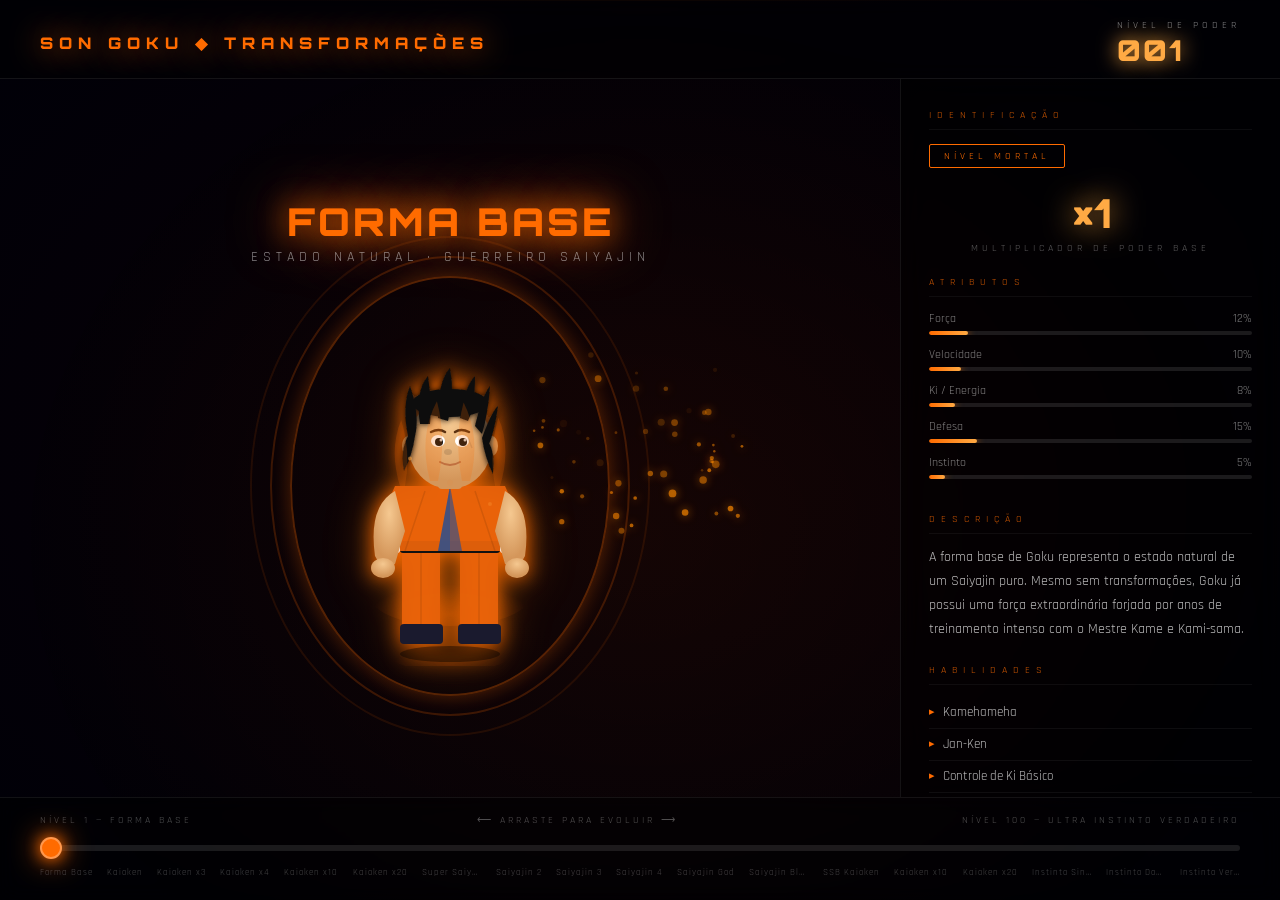
<file: Trabalho/goku-transformations.html>
<!DOCTYPE html>
<html lang="pt-BR">
<head>
<meta charset="UTF-8">
<meta name="viewport" content="width=device-width, initial-scale=1.0">
<title>GOKU — Transformações 1 ao 100</title>
<link href="https://fonts.googleapis.com/css2?family=Orbitron:wght@400;700;900&family=Rajdhani:wght@300;500;700&display=swap" rel="stylesheet">
<style>
  :root {
    --bg1: #0a0005;
    --bg2: #000;
    --primary: #ff6b00;
    --secondary: #ff9800;
    --accent: #fff;
    --aura: rgba(255,140,0,0.4);
    --aura2: rgba(255,100,0,0.1);
    --hair: #1a1a1a;
    --text: #fff;
    --glow: 0 0 30px var(--primary);
    --particle: #ff8c00;
    --bar: var(--primary);
    --shadow: rgba(255,100,0,0.6);
    --gi: #ff7a00;
    --gi2: #1e4d99;
    --belt: #1a1a1a;
    --skin: #f0c080;
  }
  * { margin:0; padding:0; box-sizing:border-box; }
  html,body { width:100%; height:100%; overflow:hidden; }
  
  body {
    font-family: 'Rajdhani', sans-serif;
    background: radial-gradient(ellipse at center, var(--bg1) 0%, var(--bg2) 100%);
    color: var(--text);
    transition: background 0.8s ease, color 0.8s ease;
    position: relative;
    overflow: hidden;
  }

  /* ANIMATED BG */
  #bg-canvas {
    position: fixed; top:0; left:0; width:100%; height:100%;
    z-index: 0; pointer-events: none;
  }

  .bg-overlay {
    position: fixed; top:0; left:0; width:100%; height:100%;
    background: radial-gradient(ellipse at 50% 60%, var(--aura2) 0%, transparent 70%);
    transition: background 0.8s ease;
    z-index: 1; pointer-events: none;
  }

  /* MAIN LAYOUT */
  .main {
    position: relative; z-index: 10;
    display: grid;
    grid-template-columns: 1fr 380px;
    grid-template-rows: auto 1fr auto;
    height: 100vh;
    gap: 0;
    overflow: hidden;
  }

  /* TOP BAR */
  .top-bar {
    grid-column: 1 / -1;
    display: flex; align-items: center; justify-content: space-between;
    padding: 18px 40px 10px;
    border-bottom: 1px solid rgba(255,255,255,0.08);
    background: rgba(0,0,0,0.4);
    backdrop-filter: blur(10px);
  }
  .logo {
    font-family: 'Orbitron', sans-serif;
    font-size: 1rem; font-weight: 900;
    letter-spacing: 6px; text-transform: uppercase;
    color: var(--primary);
    text-shadow: var(--glow);
    transition: color 0.8s, text-shadow 0.8s;
  }
  .power-level-display {
    font-family: 'Orbitron', sans-serif;
    font-size: 1.8rem; font-weight: 900;
    color: var(--secondary);
    text-shadow: 0 0 20px var(--secondary);
    transition: color 0.5s, text-shadow 0.5s;
    letter-spacing: 2px;
  }
  .power-label {
    font-size: 0.65rem; letter-spacing: 4px; color: rgba(255,255,255,0.5);
    text-align: right; display: block;
  }

  /* LEFT — CHARACTER AREA */
  .character-area {
    display: flex; flex-direction: column;
    align-items: center; justify-content: center;
    padding: 20px 40px;
    position: relative;
    overflow: hidden;
  }

  .transformation-name {
    font-family: 'Orbitron', sans-serif;
    font-size: clamp(1.5rem, 3vw, 2.8rem);
    font-weight: 900;
    color: var(--primary);
    text-shadow: var(--glow), 0 0 60px var(--primary);
    letter-spacing: 3px;
    text-transform: uppercase;
    text-align: center;
    transition: all 0.6s ease;
    margin-bottom: 6px;
    line-height: 1.1;
  }
  .transformation-aka {
    font-size: 0.85rem; letter-spacing: 5px; color: rgba(255,255,255,0.5);
    text-align: center; margin-bottom: 30px;
    text-transform: uppercase;
    transition: color 0.6s;
  }

  /* GOKU SVG CHARACTER */
  .character-wrapper {
    position: relative;
    width: 280px; height: 380px;
    display: flex; align-items: center; justify-content: center;
  }

  .aura-ring {
    position: absolute;
    border-radius: 50%;
    border: 2px solid var(--primary);
    animation: aura-pulse 2s ease-in-out infinite;
    transition: border-color 0.8s, box-shadow 0.8s;
  }
  .aura-ring:nth-child(1) { width:320px; height:420px; opacity:0.3; animation-delay:0s; box-shadow: 0 0 20px var(--primary); }
  .aura-ring:nth-child(2) { width:360px; height:460px; opacity:0.2; animation-delay:0.4s; }
  .aura-ring:nth-child(3) { width:400px; height:500px; opacity:0.1; animation-delay:0.8s; }

  @keyframes aura-pulse {
    0%,100% { transform: scale(1); opacity:var(--op,0.3); }
    50% { transform: scale(1.06); opacity: 0.05; }
  }

  .goku-svg {
    width: 260px; height: 360px;
    filter: drop-shadow(0 0 20px var(--primary));
    transition: filter 0.8s ease;
    animation: float 3s ease-in-out infinite;
  }
  @keyframes float {
    0%,100% { transform: translateY(0); }
    50% { transform: translateY(-12px); }
  }

  /* LIGHTNING EFFECT */
  .lightning {
    position: absolute; width: 100%; height: 100%;
    pointer-events: none; opacity: 0;
    transition: opacity 0.4s;
  }
  .lightning.active { opacity: 1; }

  /* RIGHT PANEL */
  .info-panel {
    background: rgba(0,0,0,0.55);
    backdrop-filter: blur(16px);
    border-left: 1px solid rgba(255,255,255,0.07);
    padding: 30px 28px;
    display: flex; flex-direction: column;
    gap: 22px;
    overflow-y: auto;
    overflow-x: hidden;
  }

  .panel-section-title {
    font-size: 0.6rem; letter-spacing: 6px; text-transform: uppercase;
    color: var(--primary); opacity: 0.8;
    transition: color 0.8s;
    border-bottom: 1px solid rgba(255,255,255,0.06);
    padding-bottom: 8px;
  }

  .stat-row {
    display: flex; justify-content: space-between; align-items: center;
    font-size: 0.85rem; margin-bottom: 10px;
  }
  .stat-label { color: rgba(255,255,255,0.5); letter-spacing: 1px; font-size:0.8rem; }
  .stat-value { color: var(--secondary); font-weight: 700; font-size: 0.85rem; transition: color 0.8s; }

  .stat-bar-wrap { margin-bottom: 12px; }
  .stat-bar-label { display:flex; justify-content:space-between; font-size:0.75rem; margin-bottom:5px; color: rgba(255,255,255,0.5); }
  .stat-bar { height: 4px; background: rgba(255,255,255,0.1); border-radius: 2px; overflow: hidden; }
  .stat-bar-fill {
    height:100%; border-radius:2px;
    background: linear-gradient(90deg, var(--primary), var(--secondary));
    transition: width 0.8s cubic-bezier(.4,0,.2,1), background 0.8s;
    box-shadow: 0 0 8px var(--primary);
  }

  .description-text {
    font-size: 0.88rem; line-height: 1.7;
    color: rgba(255,255,255,0.72);
    transition: color 0.6s;
  }

  .abilities-list { list-style: none; }
  .abilities-list li {
    font-size: 0.82rem; padding: 7px 0;
    border-bottom: 1px solid rgba(255,255,255,0.05);
    color: rgba(255,255,255,0.75);
    display: flex; align-items: center; gap: 8px;
  }
  .abilities-list li::before {
    content: '▸';
    color: var(--primary);
    transition: color 0.8s;
    font-size: 0.7rem;
  }

  /* BOTTOM SLIDER */
  .slider-area {
    grid-column: 1 / -1;
    padding: 16px 40px 22px;
    background: rgba(0,0,0,0.5);
    backdrop-filter: blur(10px);
    border-top: 1px solid rgba(255,255,255,0.07);
  }

  .slider-labels {
    display: flex; justify-content: space-between;
    font-size: 0.62rem; letter-spacing: 3px; color: rgba(255,255,255,0.3);
    margin-bottom: 10px;
    text-transform: uppercase;
  }

  .slider-wrapper { position: relative; }

  #power-slider {
    -webkit-appearance: none;
    width: 100%; height: 6px;
    border-radius: 3px;
    background: linear-gradient(90deg, var(--primary) 0%, rgba(255,255,255,0.1) 0%);
    outline: none;
    cursor: pointer;
    transition: background 0.3s;
  }
  #power-slider::-webkit-slider-thumb {
    -webkit-appearance: none;
    width: 22px; height: 22px;
    border-radius: 50%;
    background: var(--primary);
    box-shadow: 0 0 15px var(--primary), 0 0 30px var(--primary);
    cursor: pointer;
    transition: background 0.5s, box-shadow 0.5s;
    border: 2px solid rgba(255,255,255,0.3);
  }
  #power-slider::-moz-range-thumb {
    width: 22px; height: 22px;
    border-radius: 50%;
    background: var(--primary);
    box-shadow: 0 0 15px var(--primary);
    cursor: pointer;
    border: 2px solid rgba(255,255,255,0.3);
  }

  .transformation-markers {
    display: flex; justify-content: space-between;
    margin-top: 10px;
    position: relative;
  }
  .marker {
    font-size: 0.55rem; letter-spacing: 1px; color: rgba(255,255,255,0.25);
    text-align: center; cursor: pointer;
    transition: color 0.3s;
    white-space: nowrap;
    overflow: hidden;
    text-overflow: ellipsis;
    max-width: 60px;
  }
  .marker.active { color: var(--primary); font-weight: 700; }
  .marker:hover { color: rgba(255,255,255,0.6); }

  /* TIER BADGE */
  .tier-badge {
    display: inline-block;
    padding: 4px 14px;
    border: 1px solid var(--primary);
    border-radius: 2px;
    font-size: 0.65rem; letter-spacing: 4px;
    color: var(--primary);
    text-transform: uppercase;
    transition: border-color 0.8s, color 0.8s;
    margin-bottom: 16px;
  }

  /* MULTIPLIER BADGE */
  .multiplier {
    font-family: 'Orbitron', sans-serif;
    font-size: 2.5rem; font-weight: 900;
    color: var(--secondary);
    text-shadow: 0 0 30px var(--secondary);
    text-align: center;
    transition: all 0.6s;
    margin: 4px 0;
  }
  .mult-label { font-size: 0.6rem; letter-spacing: 4px; color: rgba(255,255,255,0.35); text-align:center; }

  /* TRANSITION FLASH */
  .flash-overlay {
    position: fixed; top:0; left:0; width:100%; height:100%;
    background: var(--primary);
    pointer-events: none; z-index: 999;
    opacity: 0; transition: none;
  }
  .flash-overlay.flash { animation: flash-anim 0.5s ease forwards; }
  @keyframes flash-anim {
    0% { opacity: 0.7; }
    100% { opacity: 0; }
  }

  /* SCROLLBAR */
  .info-panel::-webkit-scrollbar { width: 3px; }
  .info-panel::-webkit-scrollbar-track { background: transparent; }
  .info-panel::-webkit-scrollbar-thumb { background: var(--primary); border-radius: 2px; }

  /* RESPONSIVE */
  @media (max-width: 800px) {
    .main { grid-template-columns: 1fr; grid-template-rows: auto 1fr auto auto; }
    .info-panel { max-height: 200px; border-left: none; border-top: 1px solid rgba(255,255,255,0.07); }
    .top-bar { padding: 12px 20px; }
    .slider-area { padding: 12px 20px 16px; }
    .character-area { padding: 10px 20px; }
    .character-wrapper { width: 200px; height: 270px; }
    .goku-svg { width: 190px; height: 260px; }
    .aura-ring:nth-child(1) { width: 230px; height: 300px; }
    .aura-ring:nth-child(2) { width: 260px; height: 330px; }
    .aura-ring:nth-child(3) { width: 290px; height: 360px; }
  }

  /* Extra glow layers for intense forms */
  .intense-glow .character-wrapper::before {
    content: '';
    position: absolute;
    width: 100%; height: 100%;
    background: radial-gradient(ellipse, var(--aura) 0%, transparent 70%);
    animation: glow-breathe 1.5s ease-in-out infinite;
    z-index: -1;
  }
  @keyframes glow-breathe {
    0%,100% { transform: scale(1); opacity: 1; }
    50% { transform: scale(1.2); opacity: 0.6; }
  }

  .lightning-bolt {
    position: absolute;
    width: 2px;
    background: var(--secondary);
    opacity: 0;
    box-shadow: 0 0 6px var(--secondary);
    transform-origin: top;
    animation: bolt 0.2s ease forwards;
  }
  @keyframes bolt { 0%{opacity:1} 100%{opacity:0; transform:scaleY(1.1)} }

  .scan-line {
    position: absolute; left: 0; right: 0; height: 1px;
    background: linear-gradient(90deg, transparent, var(--primary), transparent);
    animation: scan 4s linear infinite;
    opacity: 0.15;
  }
  @keyframes scan { 0%{top:0%} 100%{top:100%} }
</style>
</head>
<body>
<canvas id="bg-canvas"></canvas>
<div class="bg-overlay" id="bg-overlay"></div>
<div class="flash-overlay" id="flash"></div>
<div class="scan-line"></div>

<div class="main">
  <!-- TOP BAR -->
  <div class="top-bar">
    <div class="logo">SON GOKU ◆ Transformações</div>
    <div>
      <span class="power-label">NÍVEL DE PODER</span>
      <div class="power-level-display" id="power-display">001</div>
    </div>
  </div>

  <!-- CHARACTER AREA -->
  <div class="character-area" id="char-area">
    <div class="transformation-name" id="t-name">Forma Base</div>
    <div class="transformation-aka" id="t-aka">Estado Natural · Guerreiro Saiyajin</div>
    
    <div class="character-wrapper" id="char-wrap">
      <div class="aura-ring"></div>
      <div class="aura-ring"></div>
      <div class="aura-ring"></div>

      <!-- GOKU SVG -->
      <svg class="goku-svg" id="goku-svg" viewBox="0 0 260 360" xmlns="http://www.w3.org/2000/svg">
        <!-- AURA GLOW -->
        <defs>
          <radialGradient id="aura-grad" cx="50%" cy="80%" r="50%">
            <stop offset="0%" stop-color="var(--primary)" stop-opacity="0.5"/>
            <stop offset="100%" stop-color="var(--primary)" stop-opacity="0"/>
          </radialGradient>
          <filter id="glow-filter">
            <feGaussianBlur stdDeviation="3" result="coloredBlur"/>
            <feMerge><feMergeNode in="coloredBlur"/><feMergeNode in="SourceGraphic"/></feMerge>
          </filter>
          <radialGradient id="skin-grad" cx="50%" cy="30%" r="60%">
            <stop offset="0%" stop-color="#f5c890"/>
            <stop offset="100%" stop-color="#d4965a"/>
          </radialGradient>
        </defs>

        <!-- AURA BASE -->
        <ellipse cx="130" cy="290" rx="80" ry="30" fill="url(#aura-grad)" opacity="0.6"/>
        <ellipse cx="130" cy="350" rx="60" ry="15" fill="url(#aura-grad)" opacity="0.3"/>

        <!-- SHADOW -->
        <ellipse cx="130" cy="348" rx="50" ry="8" fill="rgba(0,0,0,0.4)"/>

        <!-- LEGS - GI PANTS -->
        <rect id="leg-l" x="82" y="240" width="38" height="90" rx="6" fill="var(--gi)" opacity="0.95"/>
        <rect id="leg-r" x="140" y="240" width="38" height="90" rx="6" fill="var(--gi)" opacity="0.95"/>
        <!-- Leg detail lines -->
        <line x1="101" y1="240" x2="101" y2="330" stroke="rgba(0,0,0,0.15)" stroke-width="1"/>
        <line x1="159" y1="240" x2="159" y2="330" stroke="rgba(0,0,0,0.15)" stroke-width="1"/>
        <!-- Boots -->
        <rect x="80" y="318" width="43" height="20" rx="4" fill="#1a1a2e"/>
        <rect x="138" y="318" width="43" height="20" rx="4" fill="#1a1a2e"/>

        <!-- BELT -->
        <rect x="80" y="235" width="100" height="12" rx="3" fill="var(--belt)"/>

        <!-- BODY - GI TOP -->
        <path id="gi-body" d="M75 180 Q65 200 62 245 L198 245 Q195 200 185 180 Z" fill="var(--gi)" opacity="0.95"/>
        <!-- GI OPENING -->
        <path d="M130 180 L118 245 L130 245 Z" fill="var(--gi2)" opacity="0.8"/>
        <path d="M130 180 L142 245 L130 245 Z" fill="var(--gi2)" opacity="0.6"/>
        <!-- GI Lines -->
        <line x1="105" y1="185" x2="85" y2="245" stroke="rgba(0,0,0,0.1)" stroke-width="1.5"/>
        <line x1="155" y1="185" x2="175" y2="245" stroke="rgba(0,0,0,0.1)" stroke-width="1.5"/>

        <!-- WRISTBANDS -->
        <rect x="60" y="235" width="20" height="12" rx="3" fill="white" opacity="0.85"/>
        <rect x="180" y="235" width="20" height="12" rx="3" fill="white" opacity="0.85"/>

        <!-- ARMS -->
        <path id="arm-l" d="M75 185 Q48 200 55 250 Q62 265 75 258 Q80 240 85 225 Z" fill="url(#skin-grad)"/>
        <path id="arm-r" d="M185 185 Q212 200 205 250 Q198 265 185 258 Q180 240 175 225 Z" fill="url(#skin-grad)"/>

        <!-- HANDS -->
        <ellipse cx="63" cy="262" rx="12" ry="10" fill="url(#skin-grad)"/>
        <ellipse cx="197" cy="262" rx="12" ry="10" fill="url(#skin-grad)"/>

        <!-- NECK -->
        <rect x="118" y="158" width="24" height="25" rx="4" fill="url(#skin-grad)"/>

        <!-- HEAD -->
        <ellipse id="head" cx="130" cy="138" rx="42" ry="45" fill="url(#skin-grad)"/>

        <!-- EYES -->
        <ellipse cx="118" cy="135" rx="7" ry="6" fill="white"/>
        <ellipse cx="142" cy="135" rx="7" ry="6" fill="white"/>
        <ellipse id="eye-l" cx="119" cy="136" rx="4" ry="4" fill="#111"/>
        <ellipse id="eye-r" cx="143" cy="136" rx="4" ry="4" fill="#111"/>
        <!-- Eye shine -->
        <circle cx="121" cy="134" r="1.5" fill="white" opacity="0.8"/>
        <circle cx="145" cy="134" r="1.5" fill="white" opacity="0.8"/>

        <!-- EYEBROWS -->
        <path id="brow-l" d="M111 126 Q119 122 125 126" stroke="#5a3010" stroke-width="2.5" fill="none" stroke-linecap="round"/>
        <path id="brow-r" d="M135 126 Q141 122 149 126" stroke="#5a3010" stroke-width="2.5" fill="none" stroke-linecap="round"/>

        <!-- NOSE -->
        <ellipse cx="128" cy="146" rx="4" ry="3" fill="rgba(0,0,0,0.12)"/>

        <!-- MOUTH -->
        <path id="mouth" d="M120 156 Q130 162 140 156" stroke="#c07040" stroke-width="2" fill="none" stroke-linecap="round"/>

        <!-- FACE MARKS / SCAR (optional) -->
        <line x1="148" y1="132" x2="152" y2="142" stroke="rgba(0,0,0,0.1)" stroke-width="1.5"/>

        <!-- EAR -->
        <ellipse cx="88" cy="140" rx="6" ry="10" fill="#d4965a"/>
        <ellipse cx="172" cy="140" rx="6" ry="10" fill="#d4965a"/>

        <!-- HAIR - BASE FORM (black spiky) -->
        <g id="hair-group" fill="var(--hair)" filter="url(#glow-filter)">
          <!-- Base hair spikes -->
          <path class="hair-base" d="M88 130 Q82 100 90 80 Q100 110 95 130 Z"/>
          <path class="hair-base" d="M100 118 Q95 85 108 70 Q112 100 110 118 Z"/>
          <path class="hair-base" d="M118 112 Q118 75 130 62 Q135 90 128 115 Z"/>
          <path class="hair-base" d="M140 112 Q145 80 155 70 Q155 100 148 115 Z"/>
          <path class="hair-base" d="M155 120 Q162 90 170 80 Q168 108 162 128 Z"/>
          <path class="hair-base" d="M162 132 Q172 105 178 100 Q174 128 168 140 Z"/>
          <!-- Back hair -->
          <path class="hair-base" d="M88 130 Q80 145 84 165 Q92 150 95 130 Z"/>
          <path class="hair-base" d="M168 135 Q176 148 173 168 Q165 152 162 132 Z"/>
          <!-- Top head -->
          <ellipse cx="130" cy="95" rx="38" ry="15" class="hair-base"/>
        </g>

        <!-- TAIL (optional) -->
        <path id="tail" d="M130 240 Q150 270 165 290 Q170 298 162 302 Q148 298 138 278 Q128 256 130 240" fill="#8B5E3C" opacity="0"/>

        <!-- ENERGY PARTICLES (animated via JS) -->
        <g id="energy-group" opacity="0.7">
          <circle class="energy-dot" cx="90" cy="200" r="2" fill="var(--secondary)" opacity="0">
            <animate attributeName="cy" values="200;150;200" dur="2s" repeatCount="indefinite"/>
            <animate attributeName="opacity" values="0;0.8;0" dur="2s" repeatCount="indefinite"/>
          </circle>
          <circle class="energy-dot" cx="170" cy="220" r="2" fill="var(--secondary)" opacity="0">
            <animate attributeName="cy" values="220;170;220" dur="2.5s" repeatCount="indefinite" begin="0.5s"/>
            <animate attributeName="opacity" values="0;0.8;0" dur="2.5s" repeatCount="indefinite" begin="0.5s"/>
          </circle>
          <circle class="energy-dot" cx="130" cy="180" r="3" fill="var(--primary)" opacity="0">
            <animate attributeName="cy" values="180;120;180" dur="1.8s" repeatCount="indefinite" begin="1s"/>
            <animate attributeName="opacity" values="0;1;0" dur="1.8s" repeatCount="indefinite" begin="1s"/>
          </circle>
        </g>

        <!-- LIGHTNING (SS2 / UI) -->
        <g id="lightning-group" opacity="0" filter="url(#glow-filter)">
          <path d="M100 160 L90 185 L105 180 L95 210" stroke="var(--secondary)" stroke-width="2" fill="none" opacity="0.8"/>
          <path d="M160 155 L172 178 L158 174 L168 204" stroke="var(--secondary)" stroke-width="2" fill="none" opacity="0.8"/>
          <path d="M118 115 L112 130 L120 128 L114 145" stroke="var(--secondary)" stroke-width="1.5" fill="none" opacity="0.6"/>
          <path d="M145 112 L151 127 L143 125 L149 142" stroke="var(--secondary)" stroke-width="1.5" fill="none" opacity="0.6"/>
        </g>

        <!-- AURA FLAMES (top) -->
        <g id="aura-flames" opacity="0.4">
          <path d="M80 180 Q70 150 80 120 Q90 150 85 180 Z" fill="var(--primary)">
            <animate attributeName="d" values="M80 180 Q70 150 80 120 Q90 150 85 180 Z;M80 180 Q68 140 82 110 Q92 145 85 180 Z;M80 180 Q70 150 80 120 Q90 150 85 180 Z" dur="1.5s" repeatCount="indefinite"/>
          </path>
          <path d="M180 180 Q190 150 180 120 Q170 150 175 180 Z" fill="var(--primary)">
            <animate attributeName="d" values="M180 180 Q190 150 180 120 Q170 150 175 180 Z;M180 180 Q192 140 178 110 Q168 145 175 180 Z;M180 180 Q190 150 180 120 Q170 150 175 180 Z" dur="1.8s" repeatCount="indefinite"/>
          </path>
          <path d="M110 175 Q100 135 115 100 Q125 135 118 175 Z" fill="var(--primary)">
            <animate attributeName="d" values="M110 175 Q100 135 115 100 Q125 135 118 175 Z;M110 175 Q98 130 117 95 Q127 132 118 175 Z;M110 175 Q100 135 115 100 Q125 135 118 175 Z" dur="2s" repeatCount="indefinite"/>
          </path>
          <path d="M150 175 Q160 135 145 100 Q135 135 142 175 Z" fill="var(--primary)">
            <animate attributeName="d" values="M150 175 Q160 135 145 100 Q135 135 142 175 Z;M150 175 Q162 130 143 95 Q133 132 142 175 Z;M150 175 Q160 135 145 100 Q135 135 142 175 Z" dur="1.6s" repeatCount="indefinite"/>
          </path>
        </g>
      </svg>
    </div>
  </div>

  <!-- RIGHT INFO PANEL -->
  <div class="info-panel">
    <div>
      <div class="panel-section-title">Identificação</div>
      <div style="margin-top:14px">
        <div class="tier-badge" id="t-tier">NÍVEL MORTAL</div>
        <div class="multiplier" id="t-mult">x1</div>
        <div class="mult-label">MULTIPLICADOR DE PODER BASE</div>
      </div>
    </div>

    <div>
      <div class="panel-section-title">Atributos</div>
      <div style="margin-top:14px">
        <div class="stat-bar-wrap">
          <div class="stat-bar-label"><span>Força</span><span id="stat-str">12%</span></div>
          <div class="stat-bar"><div class="stat-bar-fill" id="bar-str" style="width:12%"></div></div>
        </div>
        <div class="stat-bar-wrap">
          <div class="stat-bar-label"><span>Velocidade</span><span id="stat-spd">10%</span></div>
          <div class="stat-bar"><div class="stat-bar-fill" id="bar-spd" style="width:10%"></div></div>
        </div>
        <div class="stat-bar-wrap">
          <div class="stat-bar-label"><span>Ki / Energia</span><span id="stat-ki">8%</span></div>
          <div class="stat-bar"><div class="stat-bar-fill" id="bar-ki" style="width:8%"></div></div>
        </div>
        <div class="stat-bar-wrap">
          <div class="stat-bar-label"><span>Defesa</span><span id="stat-def">15%</span></div>
          <div class="stat-bar"><div class="stat-bar-fill" id="bar-def" style="width:15%"></div></div>
        </div>
        <div class="stat-bar-wrap">
          <div class="stat-bar-label"><span>Instinto</span><span id="stat-ins">5%</span></div>
          <div class="stat-bar"><div class="stat-bar-fill" id="bar-ins" style="width:5%"></div></div>
        </div>
      </div>
    </div>

    <div>
      <div class="panel-section-title">Descrição</div>
      <p class="description-text" id="t-desc" style="margin-top:12px">
        A forma base de Goku representa o estado natural de um Saiyajin puro. Mesmo sem transformações, Goku já possui uma força extraordinária forjada por anos de treinamento intenso.
      </p>
    </div>

    <div>
      <div class="panel-section-title">Habilidades</div>
      <ul class="abilities-list" id="t-abilities" style="margin-top:12px">
        <li>Kamehameha</li>
        <li>Jan-Ken</li>
        <li>Controle de Ki</li>
        <li>Sobrevivência Saiyajin</li>
      </ul>
    </div>

    <div>
      <div class="panel-section-title">Aparições</div>
      <div class="stat-row" style="margin-top:12px">
        <span class="stat-label">Série</span>
        <span class="stat-value" id="t-series">Dragon Ball</span>
      </div>
      <div class="stat-row">
        <span class="stat-label">Arco</span>
        <span class="stat-value" id="t-arc">Torneio Mundial</span>
      </div>
      <div class="stat-row">
        <span class="stat-label">Nível</span>
        <span class="stat-value" id="t-level">1 — 5</span>
      </div>
    </div>
  </div>

  <!-- SLIDER AREA -->
  <div class="slider-area">
    <div class="slider-labels">
      <span>Nível 1 — Forma Base</span>
      <span>⟵ Arraste para evoluir ⟶</span>
      <span>Nível 100 — Ultra Instinto Verdadeiro</span>
    </div>
    <div class="slider-wrapper">
      <input type="range" id="power-slider" min="1" max="100" value="1" step="1">
    </div>
    <div class="transformation-markers" id="markers"></div>
  </div>
</div>

<script>
const TRANSFORMATIONS = [
  {
    range: [1, 5],
    name: "Forma Base",
    aka: "Estado Natural · Guerreiro Saiyajin",
    tier: "Nível Mortal",
    mult: "×1",
    series: "Dragon Ball",
    arc: "Torneio Mundial",
    desc: "A forma base de Goku representa o estado natural de um Saiyajin puro. Mesmo sem transformações, Goku já possui uma força extraordinária forjada por anos de treinamento intenso com o Mestre Kame e Kami-sama.",
    abilities: ["Kamehameha", "Jan-Ken", "Controle de Ki Básico", "Resistência Saiyajin"],
    stats: { str:12, spd:10, ki:8, def:15, ins:5 },
    theme: {
      bg1: "#0a0005", bg2: "#000008",
      primary: "#ff6b00", secondary: "#ffaa44",
      aura: "rgba(255,140,0,0.3)", aura2: "rgba(255,100,0,0.05)",
      hair: "#111111",
      gi: "#e8620a", gi2: "#1e4d99", belt: "#111",
      particle: "#ff8c00", particleCount: 20,
      hairStyle: "base", eyeColor: "#111",
      lightningOpacity: 0, auraFlameOpacity: 0.2,
      glowIntensity: 1,
    }
  },
  {
    range: [6, 10],
    name: "Kaioken",
    aka: "Técnica do Rei Kaioh · Aura Carmesim",
    tier: "Nível Avançado",
    mult: "×2",
    series: "Dragon Ball Z",
    arc: "Saga de Saiyan",
    desc: "O Kaioken é uma técnica ensinada pelo Rei Kaioh que multiplica temporariamente o ki de Goku, amplificando sua força, velocidade e defesa. O corpo envolve-se em uma aura vermelha intensa que queima por dentro.",
    abilities: ["Kaioken Attack", "Kamehameha Duplo", "Sobrecarga de Ki", "Reflexos Amplificados"],
    stats: { str:24, spd:22, ki:20, def:18, ins:12 },
    theme: {
      bg1: "#1a0000", bg2: "#0a0000",
      primary: "#ff1a00", secondary: "#ff6644",
      aura: "rgba(255,30,0,0.5)", aura2: "rgba(255,0,0,0.1)",
      hair: "#111111",
      gi: "#cc1500", gi2: "#660000", belt: "#222",
      particle: "#ff2200", particleCount: 35,
      hairStyle: "base", eyeColor: "#111",
      lightningOpacity: 0, auraFlameOpacity: 0.5,
      glowIntensity: 1.5,
    }
  },
  {
    range: [11, 15],
    name: "Kaioken x3",
    aka: "Kaioken Triplo · Limite Perigoso",
    tier: "Nível Avançado+",
    mult: "×3",
    series: "Dragon Ball Z",
    arc: "Saga de Saiyan",
    desc: "Triplicando os efeitos do Kaioken, Goku atinge velocidades impossíveis. A aura vermelha torna-se mais espessa e violenta, e o risco de destruição do corpo aumenta drasticamente.",
    abilities: ["Kaioken Triple", "Velocidade Supersônica", "Ki Explosivo", "Aura Repelente"],
    stats: { str:34, spd:33, ki:29, def:20, ins:14 },
    theme: {
      bg1: "#1f0000", bg2: "#0d0000",
      primary: "#ff2800", secondary: "#ff7755",
      aura: "rgba(255,40,0,0.55)", aura2: "rgba(200,0,0,0.12)",
      hair: "#111111",
      gi: "#dd1800", gi2: "#550000", belt: "#1a0000",
      particle: "#ff3300", particleCount: 45,
      hairStyle: "base", eyeColor: "#111",
      lightningOpacity: 0, auraFlameOpacity: 0.55,
      glowIntensity: 2,
    }
  },
  {
    range: [16, 20],
    name: "Kaioken x4",
    aka: "Kaioken Quádruplo · Beira do Colapso",
    tier: "Crítico",
    mult: "×4",
    series: "Dragon Ball Z",
    arc: "Saga de Namek",
    desc: "O limite do Kaioken convencional. Goku usa esta forma em desespero contra Vegeta em seu SSJ. O corpo está literalmente à beira do colapso — cada segundo custa caro.",
    abilities: ["Kamehameha x4", "Velocidade Máxima Kaioken", "Aura Explosiva", "Força Crítica"],
    stats: { str:44, spd:42, ki:38, def:22, ins:16 },
    theme: {
      bg1: "#220000", bg2: "#100000",
      primary: "#ff3300", secondary: "#ff8866",
      aura: "rgba(255,51,0,0.6)", aura2: "rgba(220,0,0,0.15)",
      hair: "#111111",
      gi: "#ee1f00", gi2: "#440000", belt: "#1a0000",
      particle: "#ff4400", particleCount: 55,
      hairStyle: "base", eyeColor: "#111",
      lightningOpacity: 0, auraFlameOpacity: 0.65,
      glowIntensity: 2.5,
    }
  },
  {
    range: [21, 25],
    name: "Kaioken x10",
    aka: "Dez Vezes Kaioken · Sobrecarga Máxima",
    tier: "CRÍTICO MÁXIMO",
    mult: "×10",
    series: "Dragon Ball Z",
    arc: "Saga de Namek",
    desc: "Uma aposta desesperada contra Freezer. Mesmo com x10 Kaioken, Goku é superado facilmente. Esta forma representa o limite absoluto do poder humano/Saiyajin sem transformação SSJ.",
    abilities: ["Kaioken Kamehameha x10", "Explosão de Ki Total", "Velocidade Relâmpago", "Aura de Destruição"],
    stats: { str:52, spd:50, ki:46, def:24, ins:18 },
    theme: {
      bg1: "#280000", bg2: "#140000",
      primary: "#ff4400", secondary: "#ff9966",
      aura: "rgba(255,68,0,0.65)", aura2: "rgba(230,20,0,0.18)",
      hair: "#111111",
      gi: "#ff2200", gi2: "#330000", belt: "#1a0000",
      particle: "#ff5500", particleCount: 65,
      hairStyle: "base", eyeColor: "#111",
      lightningOpacity: 0.3, auraFlameOpacity: 0.75,
      glowIntensity: 3,
    }
  },
  {
    range: [26, 30],
    name: "Kaioken x20",
    aka: "Vinte Vezes Kaioken · Além do Impossível",
    tier: "ALÉM DO LIMITE",
    mult: "×20",
    series: "Dragon Ball Z",
    arc: "Namek — Fase Final",
    desc: "O ápice do Kaioken. Usado em desespero absoluto, este nível literalmente destrói o corpo. A aura cobre kilômetros e o planeta treme. Mesmo assim, Freezer Final nem saiu do lugar.",
    abilities: ["Kaioken Final", "Kamehameha Devastador", "Explosão Planetária de Ki", "Último Recurso"],
    stats: { str:58, spd:56, ki:52, def:26, ins:20 },
    theme: {
      bg1: "#2d0000", bg2: "#180000",
      primary: "#ff5500", secondary: "#ffaa77",
      aura: "rgba(255,85,0,0.7)", aura2: "rgba(240,30,0,0.2)",
      hair: "#111111",
      gi: "#ff3300", gi2: "#220000", belt: "#1a0000",
      particle: "#ff6600", particleCount: 75,
      hairStyle: "base", eyeColor: "#333",
      lightningOpacity: 0.4, auraFlameOpacity: 0.85,
      glowIntensity: 3.5,
    }
  },
  {
    range: [31, 40],
    name: "Super Saiyajin",
    aka: "SSJ1 · A Lenda Desperta",
    tier: "LENDÁRIO",
    mult: "×50",
    series: "Dragon Ball Z",
    arc: "Namek — Frieza Saga",
    desc: "A transformação que sacudiu o universo. Desperta com a morte de Krilin — a dor e a raiva de Goku transcendem os limites mortais. O cabelo torna-se dourado, os olhos verde-azulados, e a aura dourada envolve tudo.",
    abilities: ["SSJ Kamehameha", "Golpe Dourado", "Velocidade Lendária", "Resistência Amplificada 50×", "Aura Dourada"],
    stats: { str:70, spd:68, ki:65, def:55, ins:30 },
    theme: {
      bg1: "#0d0a00", bg2: "#050400",
      primary: "#ffd700", secondary: "#fff176",
      aura: "rgba(255,215,0,0.5)", aura2: "rgba(255,200,0,0.12)",
      hair: "#ffd700",
      gi: "#e8620a", gi2: "#1e4d99", belt: "#111",
      particle: "#ffe000", particleCount: 80,
      hairStyle: "ssj", eyeColor: "#00aaaa",
      lightningOpacity: 0.5, auraFlameOpacity: 0.7,
      glowIntensity: 4,
    }
  },
  {
    range: [41, 46],
    name: "Super Saiyajin 2",
    aka: "SSJ2 · Ascensão Celestial",
    tier: "SUPER ELITE",
    mult: "×100",
    series: "Dragon Ball Z",
    arc: "Cell Games",
    desc: "Mais poderosa que o SSJ1, esta forma foi alcançada primeiro por Gohan. Goku a domina após treinamento no Outro Mundo. Os raios elétricos e a aura mais aguda distinguem esta forma da anterior.",
    abilities: ["SSJ2 Kamehameha", "Raios Elétricos", "Golpe Celestial", "Velocidade Ultra-Sônica", "Contra-Ataque Perfeito"],
    stats: { str:80, spd:78, ki:75, def:62, ins:40 },
    theme: {
      bg1: "#0a0d00", bg2: "#040600",
      primary: "#ffe000", secondary: "#ffffff",
      aura: "rgba(255,224,0,0.55)", aura2: "rgba(255,255,150,0.1)",
      hair: "#ffe000",
      gi: "#e8620a", gi2: "#1e4d99", belt: "#111",
      particle: "#ffee00", particleCount: 90,
      hairStyle: "ssj2", eyeColor: "#00cccc",
      lightningOpacity: 0.9, auraFlameOpacity: 0.65,
      glowIntensity: 4.5,
    }
  },
  {
    range: [47, 52],
    name: "Super Saiyajin 3",
    aka: "SSJ3 · O Rugido que Abala o Cosmo",
    tier: "TRANSCENDENTE",
    mult: "×400",
    series: "Dragon Ball Z",
    arc: "Buu Saga",
    desc: "O cabelo dourado cresce até os pés, as sobrancelhas desaparecem e a testa alarga. Uma quantidade absurda de ki é liberada, causando terremotos planetários. A forma mais extrema da transformação SSJ clássica.",
    abilities: ["SSJ3 Kamehameha", "Dragon Fist", "Rugido Cósmico", "Ki Ilimitado", "Velocidade Dimensional"],
    stats: { str:88, spd:82, ki:90, def:65, ins:35 },
    theme: {
      bg1: "#0a0b00", bg2: "#030400",
      primary: "#ffcc00", secondary: "#ffffaa",
      aura: "rgba(255,200,0,0.6)", aura2: "rgba(255,220,0,0.15)",
      hair: "#ffcc00",
      gi: "#e8620a", gi2: "#1e4d99", belt: "#111",
      particle: "#ffdd00", particleCount: 100,
      hairStyle: "ssj3", eyeColor: "#00ddaa",
      lightningOpacity: 0.6, auraFlameOpacity: 0.8,
      glowIntensity: 5,
    }
  },
  {
    range: [53, 58],
    name: "Super Saiyajin 4",
    aka: "SSJ4 · O Grande Saiyajin Vermelho (GT)",
    tier: "SAIYAJIN SUPREMO",
    mult: "×4000",
    series: "Dragon Ball GT",
    arc: "Baby Saga",
    desc: "Exclusiva de Dragon Ball GT. Combinando a transformação Oozaru Dourado com o controle total, Goku adquire pelo vermelho, cabelo preto longo e olhos verdes. Sua aparência torna-se mais selvagem e poderosa.",
    abilities: ["Kamehameha x10", "Explosão de Pelagem", "Rugido Oozaru", "Força Bestial Saiyajin", "Sentidos Sobrenaturais"],
    stats: { str:91, spd:85, ki:86, def:82, ins:50 },
    theme: {
      bg1: "#0a0000", bg2: "#050000",
      primary: "#cc1100", secondary: "#ff6644",
      aura: "rgba(200,17,0,0.55)", aura2: "rgba(180,0,0,0.12)",
      hair: "#111111",
      gi: "#2a0000", gi2: "#cc1100", belt: "#333",
      particle: "#dd2200", particleCount: 95,
      hairStyle: "ssj4", eyeColor: "#00aa00",
      lightningOpacity: 0.4, auraFlameOpacity: 0.6,
      glowIntensity: 4.5,
    }
  },
  {
    range: [59, 64],
    name: "Super Saiyajin God",
    aka: "SSG · Poder Divino Vermelho",
    tier: "DIVINO",
    mult: "×God",
    series: "Dragon Ball Super",
    arc: "Battle of Gods",
    desc: "Através do ritual de seis Saiyajins de coração puro, Goku transcende a barreira mortal e absorve o ki divino. O corpo fica mais esbelto, o cabelo vermelho vibrante e uma aura de chamas divinas o envolve.",
    abilities: ["God Kamehameha", "Ki Divino", "Percepção de Ki Divino", "Chamas da Divindade", "Contra-ataque Divino"],
    stats: { str:93, spd:91, ki:92, def:80, ins:70 },
    theme: {
      bg1: "#0a0008", bg2: "#050005",
      primary: "#cc0044", secondary: "#ff4488",
      aura: "rgba(200,0,68,0.55)", aura2: "rgba(180,0,50,0.12)",
      hair: "#cc0044",
      gi: "#e8620a", gi2: "#1e4d99", belt: "#111",
      particle: "#dd0055", particleCount: 90,
      hairStyle: "ssg", eyeColor: "#cc0044",
      lightningOpacity: 0.3, auraFlameOpacity: 0.75,
      glowIntensity: 5,
    }
  },
  {
    range: [65, 72],
    name: "Super Saiyajin Blue",
    aka: "SSGSS · Saiyajin Deus Super Saiyajin",
    tier: "DIVINO SUPREMO",
    mult: "×God×50",
    series: "Dragon Ball Super",
    arc: "Frieza Golden — Champa",
    desc: "Combinando o ki do SSG com a transformação SSJ clássica, nasce o azul divino. O cabelo e a aura tornam-se azul-celeste, e o ki divino cobre o corpo como uma armadura invisível impossível de sentir.",
    abilities: ["Blue Kamehameha", "Final Flash Divino", "Ki Divino SSJ", "Resistência Divina", "Velocidade da Luz"],
    stats: { str:95, spd:93, ki:95, def:85, ins:72 },
    theme: {
      bg1: "#000a14", bg2: "#00050a",
      primary: "#0077ff", secondary: "#44ccff",
      aura: "rgba(0,119,255,0.55)", aura2: "rgba(0,100,255,0.12)",
      hair: "#0077ff",
      gi: "#e8620a", gi2: "#003399", belt: "#111",
      particle: "#0088ff", particleCount: 95,
      hairStyle: "ssb", eyeColor: "#0055cc",
      lightningOpacity: 0.5, auraFlameOpacity: 0.7,
      glowIntensity: 5.5,
    }
  },
  {
    range: [73, 78],
    name: "SSB Kaioken",
    aka: "Super Saiyajin Blue Kaioken",
    tier: "DIVINO IMPOSSÍVEL",
    mult: "×God×50×2",
    series: "Dragon Ball Super",
    arc: "Torneio of Destroyers",
    desc: "Goku combina o Kaioken com o SSB — uma técnica considerada impossível até então. A aura torna-se roxo-avermelhada, misturando o azul do SSB com o vermelho do Kaioken. Uma combinação que só Goku poderia dominar.",
    abilities: ["SSB Kaioken Kamehameha", "Double Aura", "Velocidade Dimensional", "Ki Divino Amplificado", "Hit Breaker"],
    stats: { str:96, spd:95, ki:96, def:83, ins:75 },
    theme: {
      bg1: "#05000d", bg2: "#020008",
      primary: "#7700ff", secondary: "#bb44ff",
      aura: "rgba(119,0,255,0.55)", aura2: "rgba(100,0,220,0.12)",
      hair: "#4400ff",
      gi: "#cc1100", gi2: "#003399", belt: "#1a0033",
      particle: "#8800ff", particleCount: 100,
      hairStyle: "ssb", eyeColor: "#7700ff",
      lightningOpacity: 0.6, auraFlameOpacity: 0.75,
      glowIntensity: 6,
    }
  },
  {
    range: [79, 84],
    name: "SSB Kaioken x10",
    aka: "SSB Kaioken Dez Vezes · Além da Divindade",
    tier: "APOCALÍPTICO",
    mult: "×God×500",
    series: "Dragon Ball Super",
    arc: "Torneio dos 6 Universos",
    desc: "Contra Hit, Goku eleva o Kaioken ao nível x10 enquanto mantém o SSB. A sobrecarga é tanta que o espaço ao redor parece se comprimir. Esta foi a técnica que finalmente impressionou Hit — o assassino mais poderoso do Universo 6.",
    abilities: ["X10 SSB Kaioken Kamehameha", "Implosão de Ki", "Velocidade Infinita", "Aura Duple Dimensional", "Transcendência Dupla"],
    stats: { str:97, spd:97, ki:97, def:84, ins:76 },
    theme: {
      bg1: "#08000f", bg2: "#04000a",
      primary: "#9900ff", secondary: "#cc66ff",
      aura: "rgba(153,0,255,0.6)", aura2: "rgba(130,0,230,0.15)",
      hair: "#5500ee",
      gi: "#dd1100", gi2: "#002288", belt: "#1a0044",
      particle: "#aa00ff", particleCount: 110,
      hairStyle: "ssb", eyeColor: "#9900ff",
      lightningOpacity: 0.7, auraFlameOpacity: 0.8,
      glowIntensity: 6.5,
    }
  },
  {
    range: [85, 89],
    name: "SSB Kaioken x20",
    aka: "SSB Kaioken Vinte Vezes · Beira da Extinção",
    tier: "ALÉM DO DIVINO",
    mult: "×God×1000",
    series: "Dragon Ball Super",
    arc: "Torneio do Poder",
    desc: "O limite absoluto desta combinação. Usado contra Jiren no Torneio do Poder, o esforço é tão extremo que o corpo começa a falhar após o uso. O ki literalmente rasga o espaço circundante.",
    abilities: ["X20 SSB Kaioken Kamehameha", "Rasgo Dimensional", "Aura Apocalíptica", "Jiren Breaker", "Surto Final"],
    stats: { str:97, spd:97, ki:98, def:84, ins:77 },
    theme: {
      bg1: "#09000f", bg2: "#050008",
      primary: "#aa00ff", secondary: "#dd77ff",
      aura: "rgba(170,0,255,0.65)", aura2: "rgba(150,0,240,0.18)",
      hair: "#6600ee",
      gi: "#ee1100", gi2: "#001177", belt: "#200055",
      particle: "#bb00ff", particleCount: 120,
      hairStyle: "ssb", eyeColor: "#aa00ff",
      lightningOpacity: 0.75, auraFlameOpacity: 0.85,
      glowIntensity: 7,
    }
  },
  {
    range: [90, 93],
    name: "Ultra Instinto Sinal",
    aka: "Migatte no Goku'i · Presságio",
    tier: "INSTINTO DIVINO",
    mult: "×∞ (Incompleto)",
    series: "Dragon Ball Super",
    arc: "Torneio do Poder",
    desc: "O corpo age por conta própria, além do controle da mente. Goku entra acidentalmente neste estado durante o Torneio do Poder. O cabelo fica prateado-escuro com reflexos, os olhos prateados brilham e uma aura prateada-cinza o envolve.",
    abilities: ["Ultra Instinct Dodge", "Ataques Automáticos", "Corpo Autônomo", "Percepção Infinita", "Reflexo Além da Divindade"],
    stats: { str:95, spd:100, ki:96, def:99, ins:90 },
    theme: {
      bg1: "#050508", bg2: "#020205",
      primary: "#aaaacc", secondary: "#eeeeff",
      aura: "rgba(170,170,200,0.5)", aura2: "rgba(200,200,255,0.1)",
      hair: "#888899",
      gi: "#e8620a", gi2: "#1e4d99", belt: "#333",
      particle: "#ccccee", particleCount: 100,
      hairStyle: "ui", eyeColor: "#ccccff",
      lightningOpacity: 0.4, auraFlameOpacity: 0.55,
      glowIntensity: 6,
    }
  },
  {
    range: [94, 97],
    name: "Ultra Instinto Dominado",
    aka: "Migatte no Goku'i Perfeito · Divindade da Batalha",
    tier: "DEUS DA BATALHA",
    mult: "×∞ (Completo)",
    series: "Dragon Ball Super",
    arc: "Torneio do Poder — Jiren Final",
    desc: "O Ultra Instinto em sua forma completa e dominada. O cabelo torna-se totalmente prateado, os olhos prata brilham com luz divina e o Rindo de Beerus desaparece de surpresa. Esta forma superou Jiren em plena força.",
    abilities: ["MUI Kamehameha", "Defesa Perfeita", "Ataque Autônomo Perfeito", "Velocidade do Pensamento", "Divindade da Batalha", "Romper Limites"],
    stats: { str:99, spd:100, ki:99, def:100, ins:99 },
    theme: {
      bg1: "#040408", bg2: "#020204",
      primary: "#ccccff", secondary: "#ffffff",
      aura: "rgba(200,200,255,0.65)", aura2: "rgba(220,220,255,0.15)",
      hair: "#ccccff",
      gi: "#e8620a", gi2: "#1e4d99", belt: "#333",
      particle: "#ddddef", particleCount: 130,
      hairStyle: "mui", eyeColor: "#ffffff",
      lightningOpacity: 0.6, auraFlameOpacity: 0.85,
      glowIntensity: 8,
    }
  },
  {
    range: [98, 100],
    name: "Ultra Instinto Verdadeiro",
    aka: "True Ultra Instinct · Além dos Deuses",
    tier: "ALÉM DOS DEUSES",
    mult: "×∞+∞",
    series: "Dragon Ball Super: Super Hero / Manga",
    arc: "Granolah Survivor / Moro",
    desc: "A forma definitiva do Ultra Instinto, onde Goku incorpora suas emoções Saiyajin diretamente no poder divino do UI. Em vez de suprimir sentimentos, ele os canaliza — tornando-se algo que nem os Anjos poderiam prever. Uma força além de qualquer escala.",
    abilities: ["True UI Kamehameha Ancestral", "Emoção como Arma Divina", "Transcendência Total", "Singularidade do Guerreiro", "Poder Infinito", "Forma Além da Classificação"],
    stats: { str:100, spd:100, ki:100, def:100, ins:100 },
    theme: {
      bg1: "#000005", bg2: "#000000",
      primary: "#ffffff", secondary: "#aaccff",
      aura: "rgba(255,255,255,0.7)", aura2: "rgba(200,220,255,0.2)",
      hair: "#ffffff",
      gi: "#e8620a", gi2: "#1e4d99", belt: "#333",
      particle: "#ffffff", particleCount: 150,
      hairStyle: "true-ui", eyeColor: "#ffffff",
      lightningOpacity: 0.8, auraFlameOpacity: 1,
      glowIntensity: 10,
    }
  }
];

const hairPaths = {
  base: `
    <path d="M88 130 Q82 100 90 80 Q100 110 95 130 Z"/>
    <path d="M100 118 Q95 85 108 70 Q112 100 110 118 Z"/>
    <path d="M118 112 Q118 75 130 62 Q135 90 128 115 Z"/>
    <path d="M140 112 Q145 80 155 70 Q155 100 148 115 Z"/>
    <path d="M155 120 Q162 90 170 80 Q168 108 162 128 Z"/>
    <path d="M162 132 Q172 105 178 100 Q174 128 168 140 Z"/>
    <path d="M88 130 Q80 145 84 165 Q92 150 95 130 Z"/>
    <path d="M168 135 Q176 148 173 168 Q165 152 162 132 Z"/>
    <ellipse cx="130" cy="97" rx="38" ry="14"/>
  `,
  ssj: `
    <path d="M82 135 Q72 98 84 65 Q98 105 94 135 Z"/>
    <path d="M96 118 Q88 78 102 52 Q112 88 108 118 Z"/>
    <path d="M112 110 Q110 68 126 44 Q134 80 126 112 Z"/>
    <path d="M136 108 Q142 70 156 48 Q158 85 150 110 Z"/>
    <path d="M152 116 Q162 82 174 62 Q172 100 164 122 Z"/>
    <path d="M165 128 Q178 98 184 85 Q178 120 170 138 Z"/>
    <path d="M84 135 Q74 152 78 178 Q90 158 95 135 Z"/>
    <path d="M172 138 Q182 152 178 175 Q168 156 165 135 Z"/>
    <ellipse cx="130" cy="90" rx="42" ry="16"/>
    <path d="M100 60 Q95 30 108 10 Q118 40 115 62 Z"/>
    <path d="M125 55 Q125 20 135 0 Q142 30 138 57 Z"/>
  `,
  ssj2: `
    <path d="M80 138 Q68 98 82 60 Q98 100 93 138 Z"/>
    <path d="M94 118 Q86 76 100 48 Q112 84 107 120 Z"/>
    <path d="M110 108 Q108 64 124 38 Q134 75 125 110 Z"/>
    <path d="M136 106 Q144 66 158 44 Q160 82 152 108 Z"/>
    <path d="M154 112 Q165 78 178 56 Q176 95 165 118 Z"/>
    <path d="M167 125 Q180 95 188 80 Q182 115 172 135 Z"/>
    <path d="M82 138 Q70 158 74 182 Q88 162 94 138 Z"/>
    <path d="M174 136 Q186 155 182 178 Q170 158 167 136 Z"/>
    <ellipse cx="130" cy="88" rx="44" ry="17"/>
    <path d="M96 58 Q88 22 104 -2 Q116 32 112 60 Z"/>
    <path d="M122 52 Q120 14 132 -8 Q142 26 138 54 Z"/>
    <path d="M148 56 Q152 20 164 4 Q166 36 158 60 Z"/>
  `,
  ssj3: `
    <path d="M80 140 Q66 100 80 58 Q96 98 92 140 Z"/>
    <path d="M92 120 Q84 78 98 48 Q110 82 106 122 Z"/>
    <path d="M108 108 Q106 62 120 34 Q132 70 124 110 Z"/>
    <path d="M134 106 Q142 62 158 38 Q162 78 152 108 Z"/>
    <path d="M152 112 Q164 74 180 50 Q178 90 166 116 Z"/>
    <path d="M168 124 Q182 92 192 74 Q186 112 174 132 Z"/>
    <path d="M80 140 Q68 160 72 190 Q86 165 92 140 Z"/>
    <path d="M176 132 Q190 152 186 182 Q172 160 168 135 Z"/>
    <ellipse cx="130" cy="86" rx="46" ry="18"/>
    <path d="M92 58 Q82 18 98 -10 Q114 28 110 60 Z"/>
    <path d="M118 50 Q114 8 128 -18 Q140 22 136 52 Z"/>
    <path d="M144 50 Q148 10 162 -10 Q166 28 158 52 Z"/>
    <path d="M130 340 Q110 310 90 280 Q85 265 95 260 Q108 275 120 300 Q130 320 130 340 Z"/>
    <path d="M150 320 Q158 295 148 270 Q138 260 130 270 Q130 295 135 320 Q140 335 150 320 Z"/>
  `,
  ssj4: `
    <path d="M88 130 Q82 100 90 80 Q100 110 95 130 Z"/>
    <path d="M100 118 Q95 85 108 70 Q112 100 110 118 Z"/>
    <path d="M118 112 Q118 75 130 62 Q135 90 128 115 Z"/>
    <path d="M140 112 Q145 80 155 70 Q155 100 148 115 Z"/>
    <path d="M155 120 Q162 90 170 80 Q168 108 162 128 Z"/>
    <path d="M162 132 Q172 105 178 100 Q174 128 168 140 Z"/>
    <path d="M88 130 Q80 145 84 165 Q92 150 95 130 Z"/>
    <path d="M168 135 Q176 148 173 168 Q165 152 162 132 Z"/>
    <ellipse cx="130" cy="97" rx="38" ry="14"/>
    <path d="M130 195 Q90 230 80 280 Q100 265 115 240 Q125 220 130 200 Z"/>
    <path d="M130 195 Q170 230 180 280 Q160 265 145 240 Q135 220 130 200 Z"/>
  `,
  ssg: `
    <path d="M86 132 Q80 104 86 80 Q97 108 94 132 Z"/>
    <path d="M98 120 Q94 88 106 68 Q110 96 108 120 Z"/>
    <path d="M114 113 Q115 78 126 60 Q132 86 128 114 Z"/>
    <path d="M138 113 Q142 82 152 66 Q154 92 150 114 Z"/>
    <path d="M153 122 Q160 94 168 80 Q167 106 162 130 Z"/>
    <path d="M164 134 Q172 108 177 100 Q174 126 168 140 Z"/>
    <path d="M86 132 Q80 148 83 166 Q92 152 94 132 Z"/>
    <path d="M168 136 Q176 150 173 170 Q165 154 162 134 Z"/>
    <ellipse cx="130" cy="96" rx="40" ry="14"/>
  `,
  ssb: `
    <path d="M84 134 Q76 100 84 72 Q97 105 94 134 Z"/>
    <path d="M96 120 Q90 84 104 60 Q112 90 108 120 Z"/>
    <path d="M112 112 Q112 72 124 50 Q132 80 128 114 Z"/>
    <path d="M138 110 Q143 74 155 54 Q156 88 150 112 Z"/>
    <path d="M154 116 Q162 86 172 70 Q170 102 163 122 Z"/>
    <path d="M165 128 Q175 102 181 90 Q178 120 170 136 Z"/>
    <path d="M84 134 Q75 150 78 172 Q89 154 94 134 Z"/>
    <path d="M172 132 Q181 148 178 170 Q168 154 165 132 Z"/>
    <ellipse cx="130" cy="90" rx="43" ry="15"/>
    <path d="M100 65 Q94 34 106 10 Q116 38 113 65 Z"/>
    <path d="M126 58 Q124 24 134 2 Q142 28 138 60 Z"/>
  `,
  ui: `
    <path d="M85 134 Q76 100 84 68 Q97 104 93 134 Z"/>
    <path d="M97 120 Q90 84 104 58 Q112 88 108 120 Z"/>
    <path d="M112 112 Q110 72 122 48 Q130 78 126 113 Z"/>
    <path d="M138 110 Q143 75 155 52 Q157 85 150 112 Z"/>
    <path d="M153 116 Q162 84 172 68 Q170 100 163 120 Z"/>
    <path d="M164 128 Q175 100 181 88 Q178 118 170 136 Z"/>
    <path d="M85 134 Q76 152 79 174 Q90 155 93 134 Z"/>
    <path d="M172 132 Q182 150 179 172 Q168 155 164 132 Z"/>
    <ellipse cx="130" cy="90" rx="43" ry="14"/>
    <path d="M100 65 Q93 34 106 8 Q116 36 113 65 Z"/>
    <path d="M126 58 Q122 24 132 0 Q142 26 138 60 Z"/>
  `,
  mui: `
    <path d="M83 136 Q74 98 83 64 Q97 103 93 136 Z"/>
    <path d="M96 120 Q88 82 103 54 Q112 85 108 120 Z"/>
    <path d="M111 112 Q108 68 120 44 Q130 76 125 113 Z"/>
    <path d="M138 110 Q144 72 156 50 Q158 82 150 112 Z"/>
    <path d="M154 115 Q163 82 174 64 Q172 98 163 120 Z"/>
    <path d="M165 128 Q177 98 183 84 Q180 116 170 136 Z"/>
    <path d="M83 136 Q73 155 77 178 Q88 158 93 136 Z"/>
    <path d="M174 132 Q184 152 181 175 Q169 156 165 132 Z"/>
    <ellipse cx="130" cy="88" rx="45" ry="15"/>
    <path d="M100 65 Q92 32 106 5 Q118 34 114 65 Z"/>
    <path d="M126 57 Q120 22 130 -4 Q142 24 138 58 Z"/>
    <path d="M152 60 Q156 26 168 8 Q170 38 162 62 Z"/>
  `,
  "true-ui": `
    <path d="M82 138 Q70 96 81 60 Q97 100 92 138 Z"/>
    <path d="M94 122 Q86 80 100 50 Q112 82 107 122 Z"/>
    <path d="M110 114 Q107 66 118 40 Q130 72 124 115 Z"/>
    <path d="M138 112 Q145 68 158 44 Q160 80 152 113 Z"/>
    <path d="M154 116 Q165 80 176 62 Q174 97 164 120 Z"/>
    <path d="M167 128 Q180 96 186 80 Q182 114 172 136 Z"/>
    <path d="M82 138 Q70 158 74 182 Q87 162 92 138 Z"/>
    <path d="M176 132 Q188 154 184 180 Q172 158 167 135 Z"/>
    <ellipse cx="130" cy="86" rx="46" ry="16"/>
    <path d="M97 60 Q88 20 104 -8 Q118 28 114 62 Z"/>
    <path d="M122 54 Q116 12 128 -14 Q140 20 136 56 Z"/>
    <path d="M148 55 Q153 14 166 -4 Q168 30 160 57 Z"/>
    <path d="M130 195 Q102 235 88 300 Q104 278 116 254 Q125 232 130 200 Z"/>
    <path d="M130 195 Q158 235 172 300 Q156 278 144 254 Q135 232 130 200 Z"/>
    <path d="M130 300 Q120 330 118 355 Q127 340 130 318 Q133 340 142 355 Q140 330 130 300 Z"/>
  `
};

function getTransformation(level) {
  return TRANSFORMATIONS.find(t => level >= t.range[0] && level <= t.range[1]) || TRANSFORMATIONS[0];
}

const root = document.documentElement;
let currentTransform = null;
let particleInterval = null;

function applyTheme(t) {
  const { theme } = t;
  const props = {
    '--primary': theme.primary,
    '--secondary': theme.secondary,
    '--aura': theme.aura,
    '--aura2': theme.aura2,
    '--hair': theme.hair,
    '--gi': theme.gi,
    '--gi2': theme.gi2,
    '--belt': theme.belt,
    '--bg1': theme.bg1,
    '--bg2': theme.bg2,
  };
  for (const [k, v] of Object.entries(props)) root.style.setProperty(k, v);
  
  document.body.style.background = `radial-gradient(ellipse at center, ${theme.bg1} 0%, ${theme.bg2} 100%)`;
  
  // Update SVG elements
  document.querySelectorAll('.hair-base').forEach(el => el.remove());
  const hairGroup = document.getElementById('hair-group');
  hairGroup.innerHTML = hairPaths[theme.hairStyle] || hairPaths.base;
  
  const eyeL = document.getElementById('eye-l');
  const eyeR = document.getElementById('eye-r');
  if (eyeL) eyeL.setAttribute('fill', theme.eyeColor);
  if (eyeR) eyeR.setAttribute('fill', theme.eyeColor);
  
  const lightning = document.getElementById('lightning-group');
  if (lightning) lightning.style.opacity = theme.lightningOpacity;
  
  const flames = document.getElementById('aura-flames');
  if (flames) flames.style.opacity = theme.auraFlameOpacity;

  // SSJ4 special — red fur overlay
  updateSpecialEffects(theme);
}

function updateSpecialEffects(theme) {
  let existing = document.getElementById('fur-overlay');
  if (existing) existing.remove();
  
  if (theme.hairStyle === 'ssj4') {
    const svg = document.getElementById('goku-svg');
    const ns = 'http://www.w3.org/2000/svg';
    const g = document.createElementNS(ns, 'g');
    g.id = 'fur-overlay';
    // Red fur patches
    const paths = [
      'M70 190 Q64 210 68 235 Q80 218 82 195 Z',
      'M190 190 Q196 210 192 235 Q180 218 178 195 Z',
      'M75 215 Q68 235 72 255 Q84 238 86 218 Z',
      'M185 215 Q192 235 188 255 Q176 238 174 218 Z',
    ];
    paths.forEach(d => {
      const p = document.createElementNS(ns, 'path');
      p.setAttribute('d', d);
      p.setAttribute('fill', '#8B1A00');
      p.setAttribute('opacity', '0.85');
      g.appendChild(p);
    });
    svg.appendChild(g);
    
    // SSJ4 tail visible
    document.getElementById('tail').style.opacity = '0.85';
  } else {
    document.getElementById('tail').style.opacity = '0';
  }
  
  // SSJ3 long hair backdrop
  let longHair = document.getElementById('long-hair-back');
  if (longHair) longHair.remove();
  if (theme.hairStyle === 'ssj3' || theme.hairStyle === 'true-ui') {
    const svg = document.getElementById('goku-svg');
    const ns = 'http://www.w3.org/2000/svg';
    const g = document.createElementNS(ns, 'g');
    g.id = 'long-hair-back';
    g.style.fill = theme.hair;
    g.style.opacity = '0.6';
    const p = document.createElementNS(ns, 'path');
    p.setAttribute('d', 'M88 120 Q70 200 72 310 Q82 280 88 240 Q94 300 100 330 Q108 260 108 200 Q120 280 122 340 Q128 260 130 200 Q132 260 138 340 Q140 280 152 200 Q152 260 158 330 Q166 300 170 240 Q176 280 182 310 Q184 200 168 120 Q148 300 130 340 Q112 300 88 120 Z');
    g.appendChild(p);
    svg.insertBefore(g, svg.children[3]);
  }
}

function updateUI(level) {
  const t = getTransformation(level);
  const isNew = !currentTransform || t.name !== currentTransform.name;

  if (isNew) {
    const flash = document.getElementById('flash');
    flash.style.setProperty('--primary', t.theme.primary);
    flash.classList.remove('flash');
    void flash.offsetWidth;
    flash.classList.add('flash');
    applyTheme(t);
  }

  currentTransform = t;

  // Power display
  const pd = document.getElementById('power-display');
  pd.textContent = String(level).padStart(3, '0');

  // Text updates
  document.getElementById('t-name').textContent = t.name;
  document.getElementById('t-aka').textContent = t.aka;
  document.getElementById('t-tier').textContent = t.tier;
  document.getElementById('t-mult').textContent = t.mult;
  document.getElementById('t-series').textContent = t.series;
  document.getElementById('t-arc').textContent = t.arc;
  document.getElementById('t-level').textContent = `${t.range[0]} — ${t.range[1]}`;
  document.getElementById('t-desc').textContent = t.desc;

  const abList = document.getElementById('t-abilities');
  abList.innerHTML = t.abilities.map(a => `<li>${a}</li>`).join('');

  // Stats
  const s = t.stats;
  ['str','spd','ki','def','ins'].forEach(k => {
    const val = s[k];
    document.getElementById(`stat-${k}`).textContent = `${val}%`;
    document.getElementById(`bar-${k}`).style.width = `${val}%`;
  });

  // Slider gradient
  const slider = document.getElementById('power-slider');
  const pct = ((level-1)/99)*100;
  slider.style.background = `linear-gradient(90deg, var(--primary) ${pct}%, rgba(255,255,255,0.1) ${pct}%)`;

  // Markers
  const markers = document.querySelectorAll('.marker');
  markers.forEach(m => {
    const markerLevel = parseInt(m.dataset.level);
    const mt = getTransformation(markerLevel);
    m.classList.toggle('active', mt.name === t.name);
  });

  // Glow intensity
  const glow = t.theme.glowIntensity;
  const svg = document.getElementById('goku-svg');
  svg.style.filter = `drop-shadow(0 0 ${10*glow}px ${t.theme.primary}) drop-shadow(0 0 ${20*glow}px ${t.theme.aura})`;
}

// Build markers
function buildMarkers() {
  const container = document.getElementById('markers');
  TRANSFORMATIONS.forEach(t => {
    const midLevel = Math.round((t.range[0]+t.range[1])/2);
    const m = document.createElement('div');
    m.className = 'marker';
    m.dataset.level = t.range[0];
    m.textContent = t.name.split(' ').slice(-2).join(' ');
    m.addEventListener('click', () => {
      document.getElementById('power-slider').value = t.range[0];
      updateUI(t.range[0]);
    });
    container.appendChild(m);
  });
}

// PARTICLE CANVAS
const canvas = document.getElementById('bg-canvas');
const ctx = canvas.getContext('2d');
let particles = [];

function resize() {
  canvas.width = window.innerWidth;
  canvas.height = window.innerHeight;
}
resize();
window.addEventListener('resize', resize);

function spawnParticle() {
  if (!currentTransform) return;
  const t = currentTransform.theme;
  const count = Math.ceil(t.particleCount / 60);
  for (let i = 0; i < count; i++) {
    particles.push({
      x: canvas.width/2 + (Math.random()-0.5)*200,
      y: canvas.height * 0.55 + (Math.random()-0.5)*100,
      vx: (Math.random()-0.5)*1.5,
      vy: -(Math.random()*2 + 0.5),
      size: Math.random()*3 + 1,
      life: 1,
      decay: Math.random()*0.015 + 0.008,
      color: t.particle,
    });
  }
}

function animateParticles() {
  ctx.clearRect(0,0,canvas.width,canvas.height);
  spawnParticle();
  particles = particles.filter(p => p.life > 0);
  particles.forEach(p => {
    p.x += p.vx;
    p.y += p.vy;
    p.life -= p.decay;
    p.vx += (Math.random()-0.5)*0.05;
    ctx.save();
    ctx.globalAlpha = p.life * 0.7;
    ctx.beginPath();
    ctx.arc(p.x, p.y, p.size, 0, Math.PI*2);
    ctx.fillStyle = p.color;
    ctx.shadowBlur = 10;
    ctx.shadowColor = p.color;
    ctx.fill();
    ctx.restore();
  });
  requestAnimationFrame(animateParticles);
}

// SLIDER EVENTS
const slider = document.getElementById('power-slider');
let lastLevel = 1;

slider.addEventListener('input', () => {
  const level = parseInt(slider.value);
  updateUI(level);
});

// Auto-advance demo on load
function startDemo() {
  updateUI(1);
  buildMarkers();
  animateParticles();
}

startDemo();
</script>
</body>
</html>
</file>
<file: Trabalho adicionar na lista/style.css>
@keyframes background-flash {
    0%   { background-color: #F3E5F5; }
    10%  { background-color: #E1BEE7; }
    20%  { background-color: #CE93D8; }
    30%  { background-color: #BA68C8; }
    40%  { background-color: #AB47BC; }
    50%  { background-color: #8E24AA; }
    60%  { background-color: #7B1FA2; }
    70%  { background-color: #6A1B9A; }
    80%  { background-color: #4A148C; }
    90%  { background-color: #311B92; }
    100% { background-color: #F3E5F5; }
}

@keyframes color-flash {
    0%   { color: #F3E5F5; }
    10%  { color: #E1BEE7; }
    20%  { color: #CE93D8; }
    30%  { color: #BA68C8; }
    40%  { color: #AB47BC; }
    50%  { color: #8E24AA; }
    60%  { color: #7B1FA2; }
    70%  { color: #6A1B9A; }
    80%  { color: #4A148C; }
    90%  { color: #311B92; }
    100% { color: #F3E5F5; }
}

body {
    font-family: Arial, sans-serif;
    display: flex;
    justify-content: center;
    align-items: center;
    height: 100vh;
    margin: 0;
   animation: background-flash 2s infinite, color-flash 2s infinite;
}

.todo-app {
    text-align: center;
    max-width: 400px;
    padding: 20px;
    width: 32rem;
    border-radius: 5px;
    box-shadow: 0 4px 6px rgba(0, 0, 0, 0.1);
  animation: background-flash 2s infinite, color-flash 2s infinite;
}

input[type="text"]{
    color: white;
   animation: background-flash 2s infinite, color-flash 2s infinite;
}
ul {
    list-style-type: none;
    padding: 0;
  animation: background-flash 5s infinite, color-flash 10s infinite;
}

li {
    display: flex;
    justify-content: space-between;
    padding: 8px;
    border-bottom: 1px solid #ccc;
  animation: background-flash 1s infinite, color-flash 10s infinite;
}

li.completed {
    text-decoration: line-through;
}

button {
    margin-top: 10px;
  animation: background-flash 2s infinite, color-flash 2s infinite;
}

h2{
    animation: color-flash 10s infinite;

}
</file>
<file: Trabalho_Prova da copa/style.css>
body {
    font-family: Arial, sans-serif;
    background-color: #eaf5ea;
    margin: 20px;
    color: #333;

    display: flex;
    flex-direction: column;
    justify-content: space-between;
    align-items: flex-start;
}

div {
    background-color: #ffffff;
    width: 400px;
    padding: 15px;
    margin-bottom: 20px;
    border: 1px solid #ccc;
    border-radius: 8px;
}

h2 {
    color: #1e8449;
}

h3 {
    color: #2e86c1;
}

ul {
    padding-left: 20px;
}

li {
    margin-bottom: 5px;
}

details {
    margin-top: 10px;
    padding: 5px;
    border-left: 4px solid #f1c40f;
}

summary {
    cursor: pointer;
    font-weight: bold;
}
</file>
<file: Trabalho CSS/CSS/style.css>
:root {
    --fundo-principal: #0d0914; 
    --fundo-pagina: #161022;    
    --fundo-card: #221836;      
    --roxo-destaque: #5e35b1;   
    --roxo-hover: #7e57c2;      
    --roxo-claro: #d1c4e9;      
    --roxo-brilhante: #b388ff; 
    --texto-escuro: #000000;    
    --borda-suave: #362554;    
}

* {
    box-sizing: border-box;
    margin: 0;
    padding: 0;
}

html {
    scroll-behavior: smooth; 
}

body {
    background-color: var(--fundo-principal);
    color: var(--roxo-claro);
    font-family: 'Segoe UI', Roboto, Helvetica, Arial, sans-serif;
    line-height: 1.6;
    padding: 20px;
}

#pagina {
    max-width: 1000px;
    margin: 0 auto;
    background-color: var(--fundo-pagina);
    box-shadow: 0 10px 30px rgba(0, 0, 0, 0.5);
    border-radius: 12px;
    overflow: hidden; 
}

header {
    background: linear-gradient(135deg, #1b112c 0%, #311c52 100%);
    padding: 40px 20px;
    text-align: center;
    border-bottom: 1px solid var(--borda-suave);
}

header h1, header h2 {
    color: var(--roxo-brilhante);
    font-size: 2.2em;
    margin-bottom: 10px;
    text-shadow: 2px 2px 4px rgba(0, 0, 0, 0.4);
}

header p {
    color: var(--roxo-claro);
    font-size: 1.1em;
    opacity: 0.8;
}

#menu-principal {
    background-color: #120c1d;
    position: sticky;
    top: 0;
    z-index: 100;
    padding: 15px 20px;
    border-bottom: 2px solid var(--roxo-destaque);
    box-shadow: 0 4px 10px rgba(0, 0, 0, 0.4);
}

#menu-principal ul {
    list-style: none;
    display: flex;
    flex-wrap: wrap;
    justify-content: center;
    gap: 15px;
}

#menu-principal a {
    color: var(--roxo-claro);
    text-decoration: none;
    padding: 8px 16px;
    border-radius: 20px;
    font-weight: 500;
    transition: all 0.3s ease;
}

#menu-principal a:hover {
    background-color: var(--roxo-destaque);
    color: #ffffff;
    box-shadow: 0 0 10px rgba(94, 53, 177, 0.5);
}

main {
    padding: 40px;
}

section {
    margin-bottom: 60px;
}

section > h2 {
    color: var(--roxo-brilhante);
    font-size: 1.8em;
    border-bottom: 2px solid var(--borda-suave);
    padding-bottom: 10px;
    margin-bottom: 25px;
}

article {
    background-color: var(--fundo-card);
    padding: 25px;
    border-radius: 8px;
    margin-bottom: 20px;
    border-left: 4px solid var(--roxo-destaque);
    transition: transform 0.2s ease, box-shadow 0.2s ease;
}

article:hover {
    transform: translateY(-3px);
    box-shadow: 0 6px 15px rgba(0, 0, 0, 0.4);
}

article h3 {
    color: #ffffff;
    margin-bottom: 10px;
}

ul, ol {
    margin-left: 20px;
    margin-bottom: 15px;
}

li {
    margin-bottom: 8px;
}

blockquote {
    background-color: rgba(94, 53, 177, 0.1);
    border-left: 4px solid var(--roxo-hover);
    padding: 15px 20px;
    margin: 15px 0;
    font-style: italic;
    border-radius: 0 8px 8px 0;
    color: #bca0e6;
}

pre, code {
    font-family: 'Courier New', Courier, monospace;
    background-color: #000000;
    color: #e2c6ff;
    padding: 4px 8px;
    border-radius: 4px;
}

pre {
    display: block;
    padding: 15px;
    overflow-x: auto;
    margin: 15px 0;
    border: 1px solid var(--borda-suave);
}

details {
    margin-top: 15px;
    background-color: rgba(0, 0, 0, 0.2);
    padding: 10px;
    border-radius: 6px;
    cursor: pointer;
}

summary {
    color: var(--roxo-brilhante);
    font-weight: bold;
    outline: none;
}

table.com-borda {
    width: 100%;
    border-collapse: collapse;
    margin-bottom: 25px;
    background-color: var(--fundo-card);
    border-radius: 8px;
    overflow: hidden;
}

table.com-borda caption {
    color: var(--roxo-claro);
    font-style: italic;
    margin-bottom: 10px;
}

table.com-borda th {
    background-color: var(--roxo-destaque);
    color: #ffffff;
    padding: 15px;
    text-align: left;
    font-weight: bold;
}

table.com-borda td {
    padding: 12px 15px;
    border-bottom: 1px solid var(--borda-suave);
    color: var(--roxo-claro);
}

table.com-borda tbody tr:last-child td {
    border-bottom: none;
}

table.com-borda tbody tr:hover {
    background-color: rgba(255, 255, 255, 0.03);
}

form {
    background-color: var(--fundo-card);
    padding: 30px;
    border-radius: 8px;
    box-shadow: 0 4px 10px rgba(0, 0, 0, 0.2);
}

fieldset {
    border: 1px solid var(--borda-suave);
    border-radius: 6px;
    padding: 20px;
    background-color: #1d142e;
}

legend {
    color: var(--roxo-brilhante);
    font-weight: bold;
    padding: 0 10px;
    font-size: 1.1em;
}

label {
    display: block;
    margin-bottom: 5px;
    color: #e2d4f8;
    font-weight: 500;
}

input[type="text"],
input[type="email"],
input[type="number"],
input[type="date"],
select,
textarea {
    width: 100%;
    padding: 12px;
    margin-bottom: 20px;
    background-color: #0b0713;
    border: 1px solid var(--borda-suave);
    color: var(--roxo-claro);
    border-radius: 6px;
    font-family: inherit;
    font-size: 1em;
    transition: border-color 0.3s, box-shadow 0.3s;
}

textarea {
    resize: vertical;
    min-height: 100px;
}

input:focus, select:focus, textarea:focus {
    outline: none;
    border-color: var(--roxo-brilhante);
    box-shadow: 0 0 8px rgba(179, 136, 255, 0.4);
}

input[type="submit"] {
    background-color: var(--roxo-destaque);
    color: #ffffff;
    border: none;
    padding: 12px 25px;
    font-size: 1em;
    font-weight: bold;
    border-radius: 6px;
    cursor: pointer;
    transition: background-color 0.3s, transform 0.1s;
    width: 100%;
}

input[type="submit"]:hover {
    background-color: var(--roxo-hover);
}

input[type="submit"]:active {
    transform: scale(0.98);
}

footer {
    background-color: #0c0812;
    padding: 30px;
    text-align: center;
    border-top: 2px solid var(--roxo-destaque);
    color: #8c78a5;
    font-size: 0.9em;
}

footer address {
    margin-top: 15px;
    font-style: normal;
    line-height: 1.8;
}
@media (max-width: 768px) {
    main { padding: 20px; }
    header { padding: 30px 15px; }
    header h1, header h2 { font-size: 1.8em; }
    form { padding: 15px; }
}
</file>
